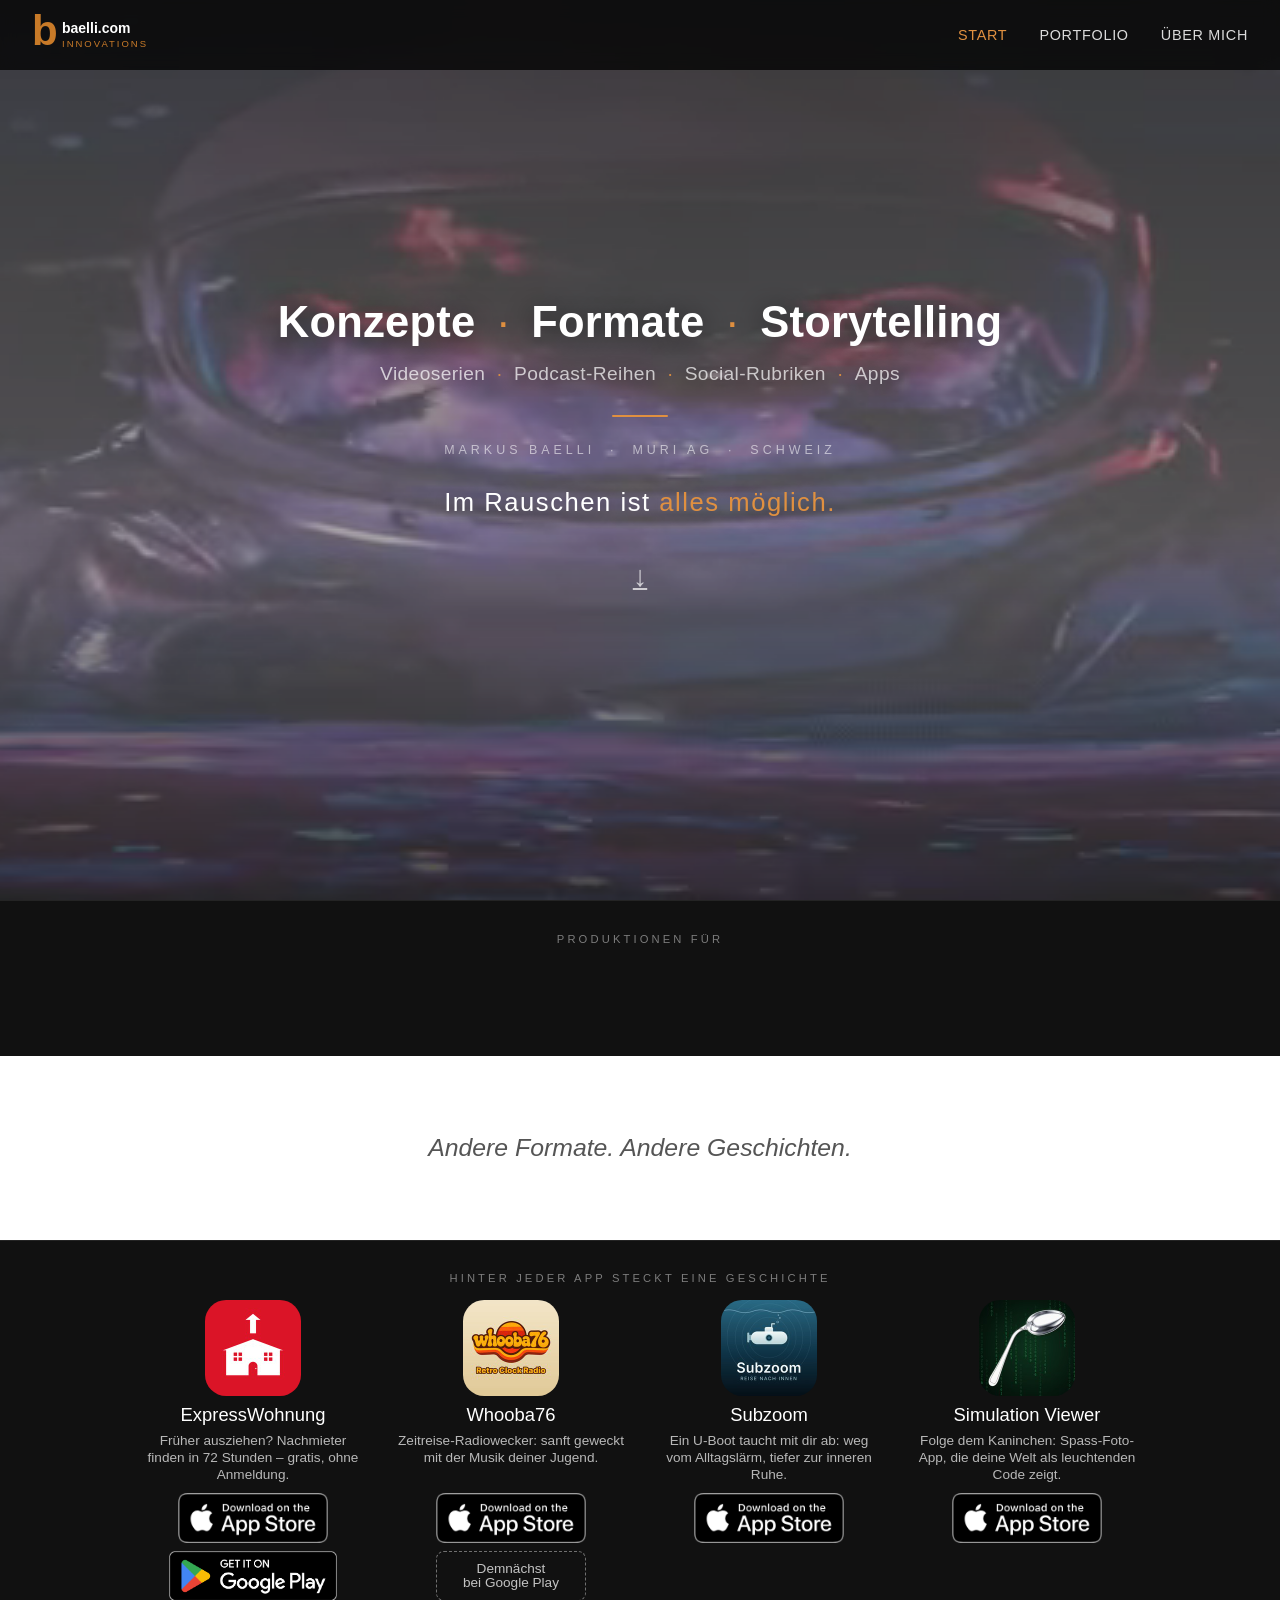
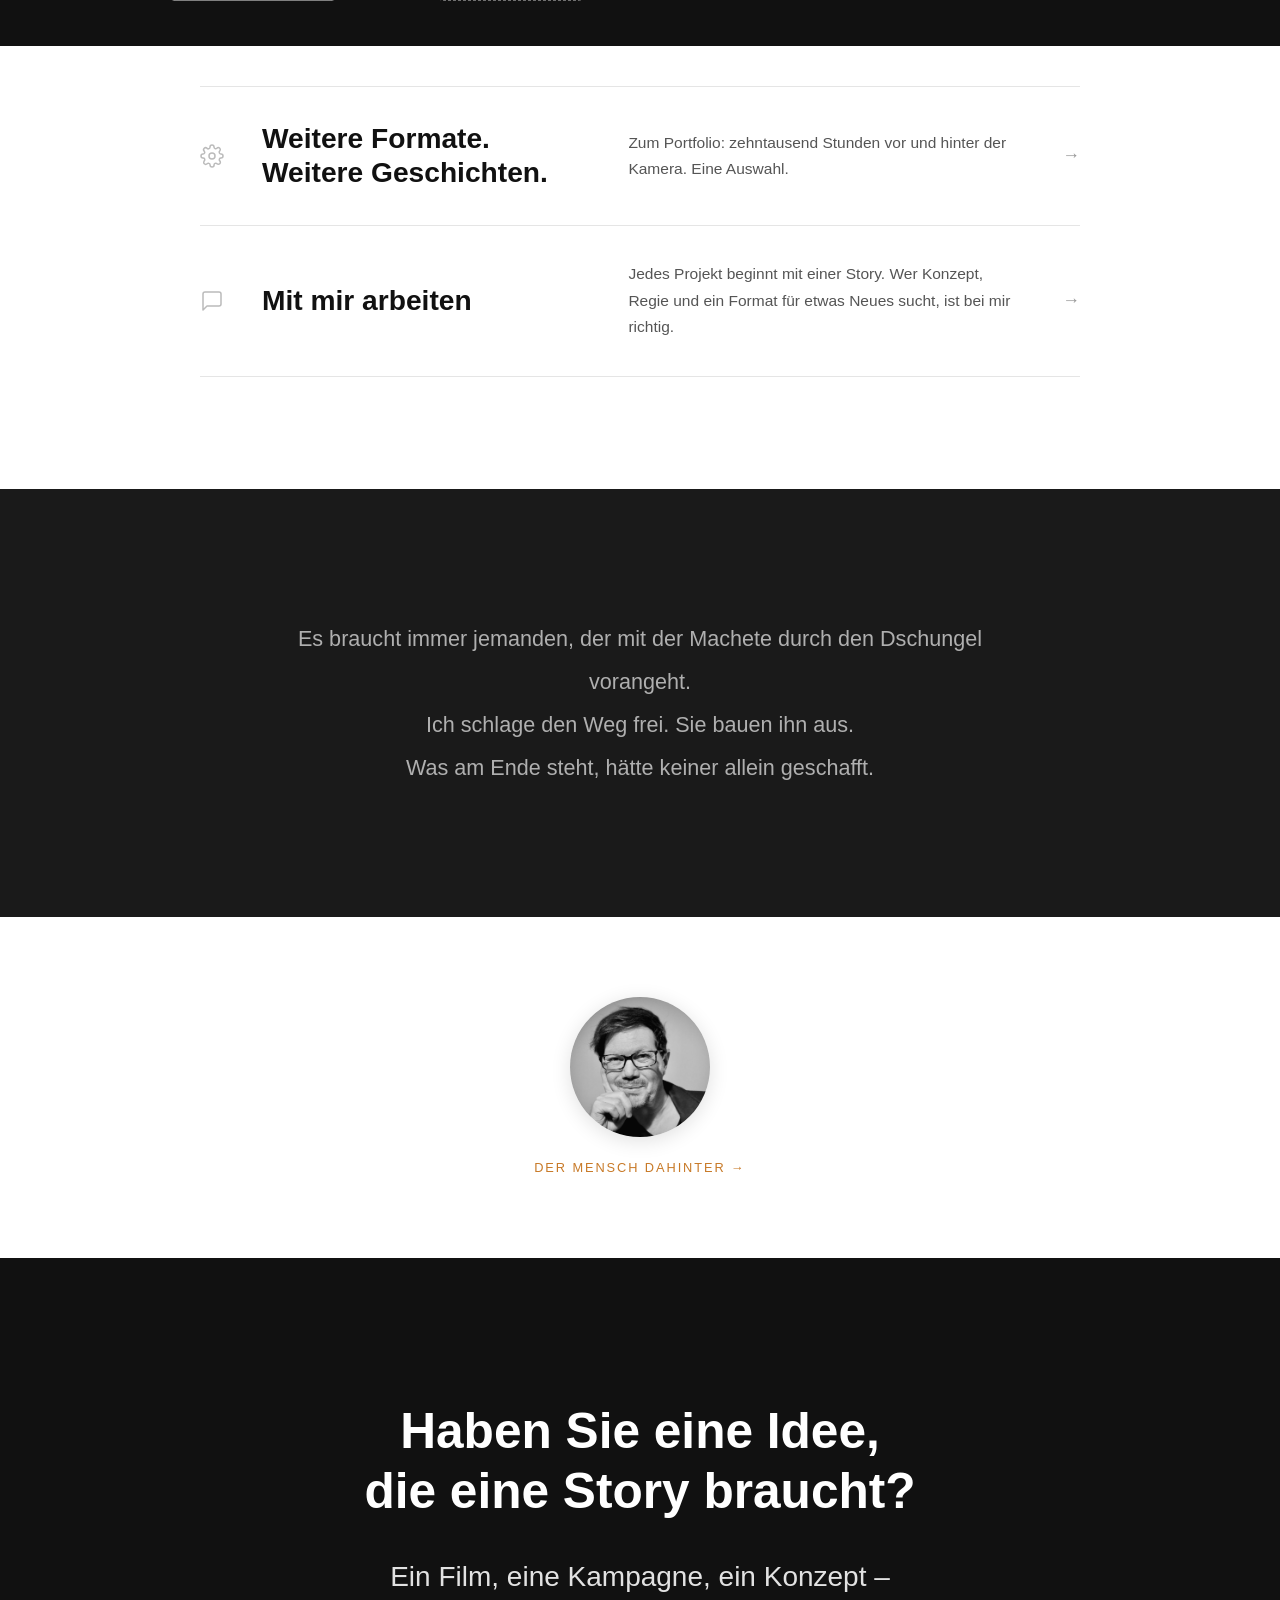
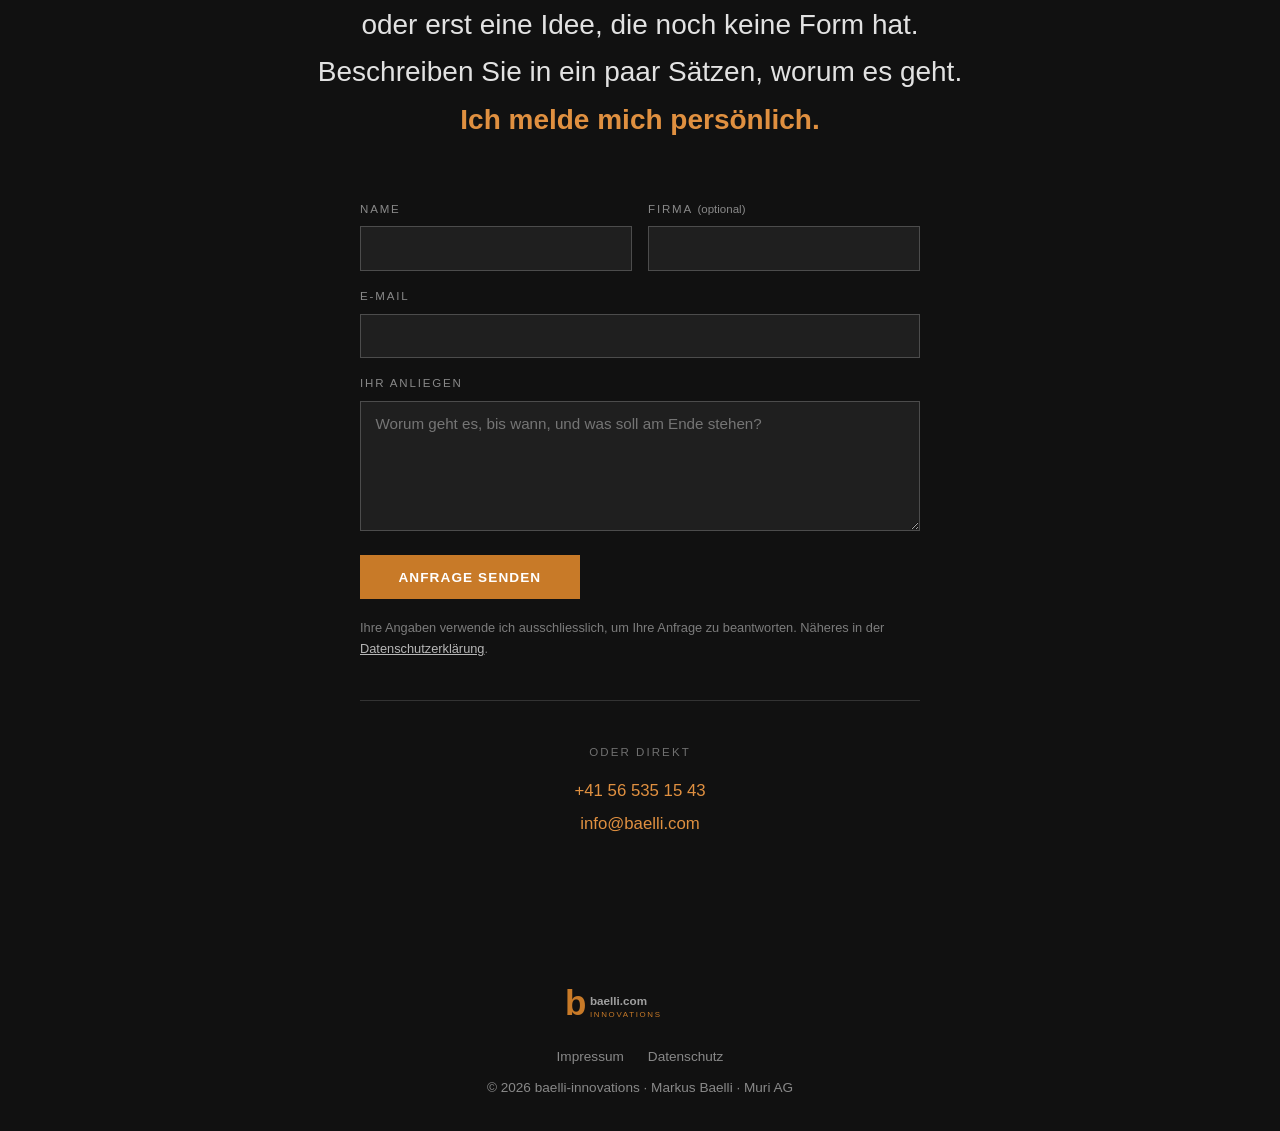
<file: index.html>
<!DOCTYPE html>
<html lang="de">
<head>

  <meta charset="UTF-8">
  <meta name="viewport" content="width=device-width, initial-scale=1.0">
  <title>Konzepte, Formate, Storytelling | Markus Baelli, Muri AG</title>
  <meta name="description" content="Konzepte, Formate, Storytelling: Markus Baelli entwickelt und produziert, was noch keinen Namen hat. Produktionen für bekannte Schweizer Firmen und Fernsehen.">
  <link rel="stylesheet" href="style.css">
  <style>
    /* ===== HERO QUOTE ===== */
    .hero-quote {
      font-size: clamp(2rem, 5vw, 4rem);
      font-weight: 200;
      line-height: 1.2;
      letter-spacing: -0.02em;
      color: var(--white);
      max-width: 860px;
      margin: 0 auto 1.5rem;
    }
    .hero-quote em {
      font-style: normal;
      color: var(--orange-light);
    }
    .hero-content h1.hero-quote {
      font-size: clamp(1.15rem, 2.4vw, 1.6rem);
      font-weight: 200;
      line-height: 1.3;
      letter-spacing: 0.06em;
      opacity: 1;
      max-width: 700px;
      margin: 0 auto;
      text-shadow: 0 2px 24px rgba(0,0,0,0.55);
      text-wrap: balance;
    }
    .hero-content p.hero-fokus {
      display: flex;
      flex-wrap: wrap;
      justify-content: center;
      align-items: baseline;
      gap: 0.2em 0.5em;
      font-size: clamp(1rem, 3.4vw, 2.8rem);
      font-weight: 800;
      letter-spacing: 0.005em;
      line-height: 1.1;
      opacity: 1;
      max-width: 1100px;
      margin: 0 auto;
      text-shadow: 0 3px 30px rgba(0,0,0,0.6);
    }
    .hero-fokus span + span::before {
      content: "·";
      color: var(--orange-light);
      font-weight: 400;
      margin-right: 0.5em;
    }
    .hero-content p.hero-fokus { flex-wrap: nowrap; white-space: nowrap; }
    .hero-content p.hero-beispiele {
      display: flex;
      flex-wrap: wrap;
      justify-content: center;
      align-items: baseline;
      gap: 0.15em 0.6em;
      font-size: clamp(0.8rem, 1.5vw, 1.2rem);
      font-weight: 400;
      letter-spacing: 0.02em;
      line-height: 1.3;
      color: rgba(255,255,255,0.78);
      margin: 0.9rem auto 0;
      text-shadow: 0 2px 18px rgba(0,0,0,0.6);
    }
    .hero-beispiele span { white-space: nowrap; }
    .hero-beispiele span + span::before {
      content: "·";
      color: var(--orange-light);
      margin-right: 0.6em;
    }
    .hero-trenner {
      width: 56px;
      height: 2px;
      background: var(--orange-light);
      margin: 1.8rem auto 1.4rem;
      border-radius: 2px;
    }
    .hero-content p.hero-byline {
      font-size: 0.78rem;
      letter-spacing: 0.32em;
      text-transform: uppercase;
      color: rgba(255,255,255,0.62);
      margin: 0 auto 1.6rem;
    }
    @media (max-width: 560px) {
      .hero-content { padding-left: 1rem; padding-right: 1rem; }
      .hero-content p.hero-fokus { font-size: 4.9vw; gap: 0 0.35em; }
      .hero-fokus span + span::before { margin-right: 0.35em; }
      .hero-content p.hero-beispiele { font-size: 2.75vw; gap: 0.1em 0.3em; letter-spacing: 0; }
      .hero-beispiele span + span::before { margin-right: 0.3em; }
      .hero-content p.hero-byline { letter-spacing: 0.08em; font-size: 0.68rem; white-space: nowrap; }
    }

    /* ===== REFERENZBAND ===== */
    .referenzband {
      background: var(--black);
      color: var(--white);
      text-align: center;
      padding: 1.8rem 1.5rem 1.6rem;
      border-top: 1px solid rgba(255,255,255,0.08);
      overflow: hidden;
    }
    .referenzband-label {
      font-size: 0.7rem;
      letter-spacing: 0.28em;
      text-transform: uppercase;
      color: rgba(255,255,255,0.45);
      margin-bottom: 0.7rem;
    }
    .referenzband-liste {
      display: flex;
      flex-wrap: wrap;
      justify-content: center;
      gap: 0.3rem 0;
      font-size: clamp(0.95rem, 1.7vw, 1.2rem);
      font-weight: 300;
      letter-spacing: 0.02em;
    }
    .referenzband-liste a {
      color: rgba(255,255,255,0.88);
      text-decoration: none;
      transition: color 0.2s;
    }
    .referenzband-liste a:hover, .referenzband-liste a:focus-visible { color: var(--orange-light); }
    .referenzband-liste a + a::before {
      content: "·";
      color: var(--orange-light);
      margin: 0 0.7em;
      display: inline-block;
    }

    @media (max-width: 560px) {
      .referenzband-liste { gap: 0.4rem 1.2rem; }
      .referenzband-liste a + a::before { content: none; }
    }

    /* Namen nacheinander ein- und ausblenden (nur ohne "weniger Bewegung") */
    @keyframes ref-zyklus {
      0%     { opacity: 0;    transform: scale(0.6);  pointer-events: none; }
      1.8%   { opacity: 0.12; transform: scale(0.67); pointer-events: auto; }
      5.45%  { opacity: 0.9;  transform: scale(1.05); pointer-events: auto; }
      9.09%  { opacity: 0.12; transform: scale(1.43); pointer-events: auto; }
      10.9%  { opacity: 0;    transform: scale(1.5);  pointer-events: none; }
      100%   { opacity: 0;    transform: scale(1.5);  pointer-events: none; }
    }
    @media (prefers-reduced-motion: no-preference) {
      .referenzband { padding: 1.8rem 1.5rem 1.4rem; }
      .referenzband-liste.buehne {
        position: relative;
        display: block;
        height: clamp(3rem, 7vw, 4.6rem);
        font-size: clamp(1.9rem, 5.2vw, 3.3rem);
        font-weight: 300;
        letter-spacing: 0.03em;
      }
      .referenzband-liste.buehne a {
        position: absolute;
        inset: 0;
        display: flex;
        align-items: center;
        justify-content: center;
        opacity: 0;
        pointer-events: none;
        color: var(--white);
        text-shadow: 0 0 30px rgba(224,144,64,0.25);
        animation: ref-zyklus 27.5s linear infinite both;
      }
      .referenzband-liste.buehne a + a::before { content: none; }
      .referenzband-liste.buehne a:nth-child(1)  { animation-delay: 0s; }
      .referenzband-liste.buehne a:nth-child(2)  { animation-delay: 2.5s; }
      .referenzband-liste.buehne a:nth-child(3)  { animation-delay: 5s; }
      .referenzband-liste.buehne a:nth-child(4)  { animation-delay: 7.5s; }
      .referenzband-liste.buehne a:nth-child(5)  { animation-delay: 10s; }
      .referenzband-liste.buehne a:nth-child(6)  { animation-delay: 12.5s; }
      .referenzband-liste.buehne a:nth-child(7)  { animation-delay: 15s; }
      .referenzband-liste.buehne a:nth-child(8)  { animation-delay: 17.5s; }
      .referenzband-liste.buehne a:nth-child(9)  { animation-delay: 20s; }
      .referenzband-liste.buehne a:nth-child(10) { animation-delay: 22.5s; }
      .referenzband-liste.buehne a:nth-child(11) { animation-delay: 25s; }
      .referenzband:hover .referenzband-liste.buehne a { animation-play-state: paused; }
    }

    /* ===== MANIFESTO CLAIM (Positionierung) ===== */
    .manifesto-claim {
      max-width: 820px;
      margin: 0 auto 4rem;
      font-size: clamp(1.6rem, 3.2vw, 2.6rem);
      font-weight: 200;
      line-height: 1.32;
      letter-spacing: -0.01em;
      color: var(--white);
      text-align: center;
    }

    /* ===== MANIFESTO OPENER ===== */
    .manifesto-opener {
      max-width: 720px;
      margin: 0 auto 3.5rem;
      font-size: clamp(1.05rem, 1.8vw, 1.35rem);
      font-weight: 300;
      line-height: 1.65;
      color: rgba(255,255,255,0.78);
      text-align: center;
    }

    /* ===== MANIFESTO ===== */
    .manifesto {
      background: var(--dark);
      color: var(--white);
      padding: 8rem 2rem;
      text-align: center;
    }
    .manifesto-fokus {
      max-width: 860px;
      margin: 3.5rem auto 0;
      font-size: clamp(1.5rem, 3.6vw, 2.5rem);
      font-weight: 700;
      line-height: 1.25;
      letter-spacing: 0.01em;
      color: var(--white);
      text-align: center;
    }
    /* ===== EIGENPRODUKTIONEN (Band wie Referenzband, mit Slogan) ===== */
    @keyframes eigen-zyklus {
      0%     { opacity: 0;    transform: scale(0.8);  pointer-events: none; }
      5.5%   { opacity: 0.9;  transform: scale(0.9);  pointer-events: auto; }
      27.5%  { opacity: 0.9;  transform: scale(1.05); pointer-events: auto; }
      33.3%  { opacity: 0;    transform: scale(1.12); pointer-events: none; }
      100%   { opacity: 0;    transform: scale(1.12); pointer-events: none; }
    }
    .eigenband .referenzband-liste { flex-direction: column; align-items: center; gap: 1.1rem; }
    .eigenband .referenzband-liste a { display: flex; flex-direction: column; align-items: center; gap: 0.3rem; text-align: center; padding: 0 1rem; }
    .eigenband .referenzband-liste a + a::before { content: none; }
    .eigenband .eigen-slogan { font-size: 0.85rem; font-weight: 300; letter-spacing: 0.02em; color: rgba(255,255,255,0.7); }
    @media (prefers-reduced-motion: no-preference) {
      .eigenband { padding: 1.8rem 1.5rem 1.4rem; }
      .eigenband .referenzband-liste.buehne {
        display: block;
        height: clamp(5.4rem, 12vw, 7.4rem);
        font-size: clamp(1.9rem, 5.2vw, 3.3rem);
      }
      .eigenband .referenzband-liste.buehne a {
        justify-content: center;
        gap: 0.2rem;
        animation: eigen-zyklus 18s linear infinite both;
      }
      .eigenband .eigen-slogan { font-size: clamp(0.8rem, 1.5vw, 1.05rem); }
      .eigenband .referenzband-liste.buehne a:nth-child(1) { animation-delay: 0s; }
      .eigenband .referenzband-liste.buehne a:nth-child(2) { animation-delay: 6s; }
      .eigenband .referenzband-liste.buehne a:nth-child(3) { animation-delay: 12s; }
    }

    .manifesto-text {
      max-width: 720px;
      margin: 0 auto;
      font-size: clamp(1.05rem, 1.8vw, 1.35rem);
      font-weight: 300;
      line-height: 2;
      color: rgba(255,255,255,0.65);
    }
    .manifesto-text p { margin-bottom: 1.4rem; }
    .manifesto-text p:last-child { margin-bottom: 0; }
    .manifesto-text strong {
      color: var(--white);
      font-weight: 600;
    }
    .manifesto-domains {
      margin-top: 3rem;
      font-size: clamp(0.9rem, 1.4vw, 1.1rem);
      letter-spacing: 0.01em;
      text-transform: none;
      color: rgba(255,255,255,0.38);
      font-weight: 300;
      line-height: 2;
      font-style: italic;
    }

    /* ===== PROOF (Was das konkret heisst) ===== */
    .proof {
      background: var(--white);
      padding: 7rem 2rem;
    }
    .proof-inner {
      max-width: 880px;
      margin: 0 auto;
    }
    .proof-lead {
      font-size: clamp(1.15rem, 2.1vw, 1.5rem);
      font-weight: 300;
      line-height: 1.6;
      color: var(--black);
      max-width: 720px;
      margin-bottom: 3.5rem;
    }
    .proof-item {
      display: grid;
      grid-template-columns: 220px 1fr;
      gap: 2rem;
      padding: 2rem 0;
      border-top: 1px solid #e5e5e5;
    }
    .proof-item:last-of-type { border-bottom: 1px solid #e5e5e5; }
    .proof-name {
      font-size: 1.05rem;
      font-weight: 700;
      color: var(--black);
      line-height: 1.4;
    }
    .proof-name a {
      color: var(--black);
      text-decoration: none;
      border-bottom: 1px solid var(--orange);
    }
    .proof-name a:hover { color: var(--orange); }
    .proof-name small {
      display: block;
      font-size: 0.72rem;
      font-weight: 400;
      letter-spacing: 0.16em;
      text-transform: uppercase;
      color: var(--orange);
      margin-top: 0.35rem;
    }
    .proof-desc {
      font-size: 0.97rem;
      color: var(--gray);
      line-height: 1.75;
    }
    .proof-zentrale {
      margin-top: 2.5rem;
      font-size: 1rem;
      line-height: 1.8;
      color: #555;
      max-width: 720px;
    }
    .proof-closer {
      margin-top: 3.5rem;
      max-width: 720px;
      font-size: clamp(1.05rem, 1.9vw, 1.35rem);
      font-weight: 300;
      line-height: 1.75;
      color: var(--black);
    }
    .proof-closer strong { font-weight: 700; }

    /* ===== ANGEBOT ===== */
    .angebot {
      background: #f7f7f7;
      padding: 7rem 2rem;
    }
    .angebot-inner {
      max-width: 1040px;
      margin: 0 auto;
    }
    .angebot-title {
      font-size: clamp(1.6rem, 3.2vw, 2.4rem);
      font-weight: 200;
      line-height: 1.35;
      color: var(--black);
      max-width: 720px;
      margin-bottom: 1.2rem;
    }
    .angebot-sub {
      font-size: 1rem;
      color: var(--gray);
      max-width: 640px;
      line-height: 1.8;
      margin-bottom: 3.5rem;
    }
    .angebot-grid {
      display: grid;
      grid-template-columns: repeat(auto-fit, minmax(270px, 1fr));
      gap: 1.5rem;
    }
    .angebot-card {
      background: var(--white);
      border-top: 4px solid var(--orange);
      padding: 2.2rem 1.8rem;
      display: flex;
      flex-direction: column;
    }
    .angebot-step {
      font-size: 0.7rem;
      letter-spacing: 0.2em;
      text-transform: uppercase;
      color: var(--orange);
      margin-bottom: 0.9rem;
    }
    .angebot-card h3 {
      font-size: 1.28rem;
      font-weight: 700;
      color: var(--black);
      margin-bottom: 1rem;
      line-height: 1.3;
    }
    .angebot-card p {
      font-size: 0.94rem;
      color: var(--gray);
      line-height: 1.75;
      margin-bottom: 1rem;
    }
    .angebot-meta {
      margin-top: auto;
      padding-top: 1.4rem;
      font-size: 0.85rem;
      font-weight: 600;
      color: var(--black);
      letter-spacing: 0.02em;
    }
    .angebot-einstieg {
      margin: -1.5rem 0 3rem;
      max-width: 720px;
      background: var(--white);
      border-left: 3px solid var(--orange);
      padding: 1.3rem 1.5rem;
    }
    .angebot-einstieg p {
      font-size: 1rem;
      line-height: 1.75;
      color: var(--black);
      margin-bottom: 0.7rem;
    }
    .angebot-einstieg strong { font-weight: 700; }
    .angebot-einstieg-link {
      font-size: 0.9rem;
      font-weight: 600;
      color: var(--orange);
      text-decoration: none;
    }
    .angebot-einstieg-link:hover { text-decoration: underline; }
    .angebot-note {
      margin-top: 3rem;
      max-width: 720px;
      font-size: 1.02rem;
      line-height: 1.8;
      color: var(--black);
      border-left: 3px solid var(--orange);
      padding-left: 1.4rem;
    }

    /* ===== ANTENNA BRIDGE ===== */
    .antenna-bridge {
      max-width: 620px;
      margin: 0 auto 3.5rem;
      font-size: clamp(1rem, 1.6vw, 1.2rem);
      font-weight: 300;
      line-height: 1.8;
      color: var(--gray);
      text-align: center;
    }

    /* Heller Zwischensatz zwischen den dunklen Bändern */
    .satz-weiss { background: var(--white); padding: 4.5rem 2rem; }
    .satz-weiss p { max-width: 640px; margin: 0 auto; text-align: center; font-size: clamp(1.15rem, 2.2vw, 1.55rem); font-weight: 300; font-style: italic; line-height: 1.6; color: var(--gray); }
    /* ===== WORLDS ===== */
    .worlds {
      background: var(--white);
      padding: 2.5rem 2rem 7rem;
    }
    .worlds-inner {
      max-width: 880px;
      margin: 0 auto;
    }
    .section-eyebrow {
      font-size: 0.72rem;
      letter-spacing: 0.22em;
      text-transform: uppercase;
      color: var(--orange);
      margin-bottom: 3.5rem;
    }
    .world-item {
      display: grid;
      grid-template-columns: 30px minmax(260px, 38%) 1fr 30px;
      align-items: center;
      gap: 2rem;
      padding: 2.2rem 0;
      border-top: 1px solid #e5e5e5;
      text-decoration: none;
      color: inherit;
      transition: all 0.2s;
    }
    .world-item:last-child { border-bottom: 1px solid #e5e5e5; }
    .world-item:hover .world-title { color: var(--orange); }
    .world-item:hover .world-arrow { transform: translateX(6px); color: var(--orange); }
    .world-item:hover .world-icon { color: var(--orange); }
    .world-icon {
      color: #bbb;
      transition: color 0.2s;
      display: flex;
      align-items: center;
      flex-shrink: 0;
    }
    .world-title {
      font-size: clamp(1.3rem, 2.2vw, 1.9rem);
      font-weight: 700;
      color: var(--black);
      transition: color 0.2s;
      line-height: 1.2;
    }
    .world-desc {
      font-size: 0.97rem;
      color: var(--gray);
      line-height: 1.7;
    }
    .world-arrow {
      font-size: 1.1rem;
      color: #999;
      transition: all 0.2s;
      justify-self: end;
    }

    /* ===== INVITATION ===== */
    .invitation {
      background: var(--black);
      color: var(--white);
      padding: 9rem 2rem 7rem;
      text-align: center;
    }
    .invitation-headline {
      max-width: 820px;
      margin: 0 auto 2rem;
      font-size: clamp(1.8rem, 4.2vw, 3.1rem);
      font-weight: 700;
      line-height: 1.2;
      color: var(--white);
    }
    .invitation-closer {
      max-width: 640px;
      margin: 0 auto 3.5rem;
      font-size: clamp(1.05rem, 1.9vw, 1.4rem);
      font-weight: 300;
      line-height: 1.6;
      color: rgba(255,255,255,0.55);
      font-style: italic;
    }
    .invitation-text {
      max-width: 680px;
      margin: 0 auto 3.5rem;
      font-size: clamp(1.2rem, 2.2vw, 1.75rem);
      font-weight: 300;
      line-height: 1.7;
      color: rgba(255,255,255,0.88);
    }
    .invitation-text strong {
      color: var(--orange-light);
      font-weight: 600;
    }

    /* ===== KONTAKTFORMULAR ===== */
    .kontakt-form {
      max-width: 560px;
      margin: 0 auto 2.5rem;
      text-align: left;
    }
    .kontakt-row {
      display: grid;
      grid-template-columns: 1fr 1fr;
      gap: 1rem;
      margin-bottom: 1rem;
    }
    .kontakt-form label {
      display: block;
      font-size: 0.72rem;
      letter-spacing: 0.16em;
      text-transform: uppercase;
      color: rgba(255,255,255,0.5);
      margin-bottom: 0.45rem;
    }
    .kontakt-form label em { font-style: normal; text-transform: none; letter-spacing: 0; }
    .kontakt-form input,
    .kontakt-form textarea {
      width: 100%;
      background: rgba(255,255,255,0.06);
      border: 1px solid rgba(255,255,255,0.2);
      color: var(--white);
      font-family: inherit;
      font-size: 0.95rem;
      padding: 0.8rem 0.9rem;
      transition: border-color 0.2s, background 0.2s;
    }
    .kontakt-form input:focus,
    .kontakt-form textarea:focus {
      outline: none;
      border-color: var(--orange);
      background: rgba(255,255,255,0.1);
    }
    .kontakt-form textarea { resize: vertical; min-height: 130px; }
    .kontakt-field { margin-bottom: 1rem; }
    .kontakt-submit {
      background: var(--orange);
      color: var(--white);
      border: none;
      font-family: inherit;
      font-size: 0.85rem;
      font-weight: 600;
      letter-spacing: 0.08em;
      text-transform: uppercase;
      padding: 0.9rem 2.4rem;
      cursor: pointer;
      transition: background 0.2s, transform 0.1s;
    }
    .kontakt-submit:hover { background: var(--orange-light); transform: translateY(-1px); }
    .kontakt-hinweis {
      font-size: 0.8rem;
      color: rgba(255,255,255,0.45);
      line-height: 1.7;
      margin-top: 1.1rem;
    }
    .kontakt-hinweis a { color: rgba(255,255,255,0.7); }
    .kontakt-status {
      display: none;
      margin-top: 1rem;
      font-size: 0.9rem;
      color: var(--orange-light);
      line-height: 1.6;
    }
    .kontakt-hp { position: absolute; left: -9999px; opacity: 0; }
    .kontakt-direkt {
      max-width: 560px;
      margin: 0 auto;
      padding-top: 2.5rem;
      border-top: 1px solid rgba(255,255,255,0.14);
      font-size: 1.05rem;
      line-height: 2;
      color: rgba(255,255,255,0.75);
      text-align: center;
    }
    .kontakt-direkt a { color: var(--orange-light); text-decoration: none; }
    .kontakt-direkt a:hover { text-decoration: underline; }
    .kontakt-direkt span {
      display: block;
      font-size: 0.72rem;
      letter-spacing: 0.18em;
      text-transform: uppercase;
      color: rgba(255,255,255,0.4);
      margin-bottom: 0.6rem;
    }

    /* ===== PHOTO LINK ===== */
    .photo-link-section {
      background: var(--white);
      padding: 5rem 2rem;
      text-align: center;
    }
    .photo-link {
      display: inline-flex;
      flex-direction: column;
      align-items: center;
      gap: 1.2rem;
      text-decoration: none;
    }
    .photo-link img {
      width: 140px;
      height: 140px;
      border-radius: 50%;
      object-fit: cover;
      object-position: top center;
      filter: grayscale(20%);
      transition: transform 0.3s ease, box-shadow 0.3s ease;
      box-shadow: 0 4px 20px rgba(0,0,0,0.12);
    }
    .photo-link:hover img {
      transform: scale(1.04);
      box-shadow: 0 8px 32px rgba(0,0,0,0.18);
    }
    .photo-link span {
      font-size: 0.8rem;
      letter-spacing: 0.15em;
      text-transform: uppercase;
      color: var(--orange);
      transition: color 0.2s;
    }
    .photo-link:hover span { color: var(--orange-light); }

    /* ===== FADE IN ===== */
    .fade-in {
      opacity: 0;
      transform: translateY(24px);
      transition: opacity 0.8s ease, transform 0.8s ease;
    }
    .fade-in.visible {
      opacity: 1;
      transform: translateY(0);
    }
    .fade-in:nth-child(2) { transition-delay: 0.1s; }
    .fade-in:nth-child(3) { transition-delay: 0.2s; }

    /* ===== RESPONSIVE ===== */
    @media (max-width: 768px) {
      .world-item {
        grid-template-columns: 30px 1fr 24px;
        gap: 1rem;
      }
      .world-desc { grid-column: 2; }
      .world-arrow { display: block; font-size: 1.4rem; color: var(--orange); }
      .proof-item { grid-template-columns: 1fr; gap: 0.7rem; }
      .kontakt-row { grid-template-columns: 1fr; }
    }
  
    /* VORSCHAU Apps: immer vier in einer Reihe, auch am Handy */
    .apps{display:grid;grid-template-columns:repeat(4,minmax(0,1fr));grid-template-rows:auto auto auto auto;column-gap:clamp(.4rem,2.5vw,3rem);row-gap:clamp(.25rem,.8vw,.5rem);align-items:start;margin:.6rem auto 1.4rem;max-width:1000px}
    .app{display:grid;grid-row:span 4;grid-template-rows:subgrid;justify-items:center;align-items:start;min-width:0;text-align:center}
    .app>.app-icon{grid-row:1}.app>.app-name{grid-row:2}.app>.app-sub{grid-row:3}.app>.badges{grid-row:4}
    .app-icon{display:block;width:min(96px,100%);aspect-ratio:1/1;border-radius:22%;overflow:hidden;background:#222;text-decoration:none}
    .app-icon img{display:block;width:100%;height:100%}
    .app-name{font-size:clamp(.62rem,2.5vw,1.15rem);font-weight:400;color:var(--white);line-height:1.15;hyphens:manual}
    .app-sub{font-size:clamp(.5rem,1.7vw,.85rem);font-weight:300;color:rgba(255,255,255,.7);line-height:1.25}
    .badge-img{display:block;width:100%;max-width:150px;aspect-ratio:3/1;box-sizing:border-box}
    .badge-img img{display:block;width:100%;height:100%}
    .badge-img.google{aspect-ratio:811/241;width:calc(100% * 1.1217);max-width:calc(150px * 1.1217);background:none;padding:0;border-radius:0}
    .badge-img.google img{display:block;width:100%;height:100%}
    @media (max-width:480px){.eigenband .referenzband-label{letter-spacing:.14em;font-size:.62rem}}
    @media (max-width:360px){.eigenband .referenzband-label{letter-spacing:.08em;font-size:.58rem}}
    /* Handy: zwei Apps pro Zeile, Geschichten lesbar, Badges mindestens 40 px hoch */
    @media (max-width:600px){
      .apps{grid-template-columns:repeat(2,minmax(0,1fr));grid-template-rows:repeat(8,auto);column-gap:1rem;row-gap:.4rem;max-width:420px;padding:0 .2rem}
      .app:nth-child(n+3)>.app-icon{margin-top:1.6rem}
      .app-icon{width:min(88px,100%)}
      .app-name{font-size:1.05rem}
      .app-sub{font-size:.82rem;line-height:1.35}
      .badge-img{max-width:150px}
      .badges .badge.demnaechst{font-size:.78rem;max-width:150px;line-height:1.2}
    }
    .badges{display:flex;flex-direction:column;align-items:center;gap:clamp(.25rem,.8vw,.5rem);width:100%;margin-top:.1rem}
    .badge{display:flex;flex-direction:column;justify-content:center;width:100%;max-width:150px;aspect-ratio:3.4/1;border:1px solid #a6a6a6;border-radius:clamp(4px,1vw,8px);background:#000;color:#fff;text-decoration:none;text-align:left;padding:0 6%;font-size:clamp(.5rem,2.3vw,1rem);line-height:1.05;box-sizing:border-box}
    .badge small{font-size:.58em;opacity:.85}
    .badge.demnaechst{border-style:dashed;border-color:rgba(255,255,255,.4);background:transparent;color:rgba(255,255,255,.75);font-size:clamp(.42rem,1.9vw,.85rem);text-align:center;align-items:center;aspect-ratio:3/1;padding:0 .2em;box-sizing:border-box;max-width:150px}
    </style>
  <meta name="google-site-verification" content="P6n1_zVhU4MIwN9poVW1xoypxf4h9SmWYmA_CE-PF7g">
  <meta name="robots" content="index, follow">
  <link rel="canonical" href="https://baelli.com/">
  <meta property="og:type" content="website">
  <meta property="og:title" content="Konzepte, Formate, Storytelling | Markus Baelli, Muri AG">
  <meta property="og:description" content="Konzepte, Formate, Storytelling: Markus Baelli entwickelt und produziert, was noch keinen Namen hat. Produktionen für bekannte Schweizer Firmen und Fernsehen.">
  <meta property="og:url" content="https://baelli.com/">
  <meta property="og:image" content="https://baelli.com/images/markus-baelli-portrait.jpg">
  <meta property="og:locale" content="de_CH">
  <meta property="og:site_name" content="baelli.com Innovations">
  <meta name="twitter:card" content="summary_large_image">
  <meta name="twitter:title" content="Konzepte, Formate, Storytelling | Markus Baelli, Muri AG">
  <meta name="twitter:description" content="Konzepte, Formate, Storytelling: Markus Baelli entwickelt und produziert, was noch keinen Namen hat. Produktionen für bekannte Schweizer Firmen und Fernsehen.">
  <meta name="twitter:image" content="https://baelli.com/images/markus-baelli-portrait.jpg">
  <script type="application/ld+json">
  {
    "@context": "https://schema.org",
    "@graph": [
      {
        "@type": "Person",
        "@id": "https://baelli.com/#person",
        "name": "Markus Baelli",
        "jobTitle": ["Storyteller", "Konzepter", "Medienproduzent"],
        "url": "https://baelli.com/",
        "image": "https://baelli.com/images/markus-baelli-portrait.jpg",
        "address": {
          "@type": "PostalAddress",
          "addressLocality": "Muri",
          "addressRegion": "AG",
          "addressCountry": "CH"
        },
        "email": "info@baelli.com",
        "telephone": "+41565351543",
        "knowsAbout": ["Storytelling", "Konzeptentwicklung", "Medienproduktion", "Videoproduktion"]
      },
      {
        "@type": "ProfessionalService",
        "@id": "https://baelli.com/#service",
        "name": "baelli.com Innovations",
        "description": "Konzepte, Formate und Storytelling: entwickeln und umsetzen, von Film und Kampagne bis zur Produktion.",
        "url": "https://baelli.com/",
        "founder": { "@id": "https://baelli.com/#person" },
        "email": "info@baelli.com",
        "telephone": "+41565351543",
        "address": {
          "@type": "PostalAddress",
          "addressLocality": "Muri",
          "addressRegion": "AG",
          "addressCountry": "CH"
        },
        "areaServed": { "@type": "Country", "name": "Schweiz" }
      },
      {
        "@type": "WebSite",
        "@id": "https://baelli.com/#website",
        "url": "https://baelli.com/",
        "name": "baelli.com Innovations",
        "description": "Storytelling, Konzepte und Medienproduktion von Markus Baelli",
        "inLanguage": "de-CH"
      }
    ]
  }
  </script>
</head>
<body>

  <!-- NAVIGATION -->
  <nav id="navbar">
    <a href="index.html" class="nav-logo" aria-label="baelli.com Innovations">
      <svg width="180" height="44" viewBox="0 0 180 44" xmlns="http://www.w3.org/2000/svg">
        <text x="0" y="36" font-family="'Helvetica Neue', Arial, sans-serif" font-weight="900" font-size="42" fill="#C87A28">b</text>
        <text x="30" y="24" font-family="'Helvetica Neue', Arial, sans-serif" font-weight="700" font-size="14" fill="#ffffff">baelli.com</text>
        <text x="30" y="38" font-family="'Helvetica Neue', Arial, sans-serif" font-weight="400" font-size="9.5" letter-spacing="2" fill="#C87A28">INNOVATIONS</text>
      </svg>
    </a>
    <div class="nav-toggle" id="navToggle" onclick="toggleNav()">
      <span></span><span></span><span></span>
    </div>
    <ul class="nav-links" id="navLinks">
      <li><a href="index.html" class="active">Start</a></li>
      <li><a href="portfolio.html">Portfolio</a></li>
      <li><a href="ueber-mich.html">Über mich</a></li>
    </ul>
  </nav>

  <!-- HERO -->
  <section class="hero">
    <video class="hero-bg" autoplay muted loop playsinline preload="metadata"
           poster="images/background-poster.jpg" aria-hidden="true">
      <source src="images/background.webm" type="video/webm">
      <source src="images/background.mp4" type="video/mp4">
    </video>
    <div class="hero-overlay"></div>
    <div class="hero-content">
      <p class="hero-fokus"><span>Konzepte</span><span>Formate</span><span>Storytelling</span></p>
      <p class="hero-beispiele"><span>Videoserien</span><span>Podcast-Reihen</span><span>Social-Rubriken</span><span>Apps</span></p>
      <div class="hero-trenner" aria-hidden="true"></div>
      <p class="hero-byline">Markus Baelli &nbsp;·&nbsp; Muri AG &nbsp;·&nbsp; Schweiz</p>
      <h1 class="hero-quote">Im Rauschen ist <em>alles möglich.</em></h1>
      <a href="#referenzen" class="hero-scroll">↓</a>
    </div>
  </section>

  <!-- REFERENZBAND -->
  <section class="referenzband" id="referenzen" aria-label="Referenzen">
    <p class="referenzband-label">Produktionen für</p>
    <p class="referenzband-liste buehne">
      <a href="portfolio.html#p-mercedes">Mercedes-Benz</a><a href="portfolio.html#p-emmi">Emmi</a><a href="portfolio.html#p-landis">Landis+Gyr</a><a href="portfolio.html#p-six">SIX Group</a><a href="portfolio.html#p-post">Post Logistics</a><a href="portfolio.html#p-messebau">Schweizer Messebau</a><a href="portfolio.html#p-srf">SRF</a><a href="portfolio.html#p-alpiq">Alpiq</a><a href="portfolio.html#p-antaswiss">Antaswiss</a><a href="portfolio.html#p-artoz">Artoz</a><a href="portfolio.html">und weitere</a>
    </p>
  </section>

  <!-- ZWISCHENSATZ -->
  <section class="satz-weiss">
    <p class="fade-in">Andere Formate. Andere Geschichten.</p>
  </section>

  <!-- EIGENPRODUKTIONEN (VORSCHAU: Apps statisch + Band mit zwei Einträgen) -->
  <section class="referenzband eigenband" aria-label="Hinter jeder App steckt eine Geschichte">
    <p class="referenzband-label">Hinter jeder App steckt eine Geschichte</p>
    <div class="apps">
      <div class="app">
        <a class="app-icon" href="https://expresswohnung.ch/" target="_blank" rel="noopener noreferrer" aria-label="ExpressWohnung"><img src="images/app-expresswohnung.jpg" width="96" height="96" alt="ExpressWohnung – App-Icon" loading="lazy" style="display:block;width:100%;height:100%"></a>
        <span class="app-name">Express&shy;Wohnung</span>
        <span class="app-sub">Früher ausziehen? Nachmieter finden in 72 Stunden – gratis, ohne Anmeldung.</span>
        <span class="badges">
          <a class="badge-img" href="https://apps.apple.com/ch/app/expresswohnung/id6761208372" target="_blank" rel="noopener noreferrer"><img src="images/badge-apple-schwarz.png" width="120" height="40" alt="Laden im App Store"></a>
          <a class="badge-img google" href="https://play.google.com/store/apps/details?id=ch.expresswohnung.app" target="_blank" rel="noopener noreferrer"><img src="images/badge-google-play.png" width="135" height="40" alt="Jetzt bei Google Play"></a>
        </span>
      </div>
      <div class="app">
        <a class="app-icon" href="https://apps.apple.com/ch/app/whooba76-retro-clock-radio/id6820155520" target="_blank" rel="noopener noreferrer" aria-label="Whooba76"><img src="images/app-whooba76.jpg" width="96" height="96" alt="Whooba76 – App-Icon" loading="lazy" style="display:block;width:100%;height:100%"></a>
        <span class="app-name">Whooba76</span>
        <span class="app-sub">Zeitreise-Radiowecker: sanft geweckt mit der Musik deiner Jugend.</span>
        <span class="badges">
          <a class="badge-img" href="https://apps.apple.com/ch/app/whooba76-retro-clock-radio/id6820155520" target="_blank" rel="noopener noreferrer"><img src="images/badge-apple-schwarz.png" width="120" height="40" alt="Laden im App Store"></a>
          <span class="badge demnaechst">Demnächst<br>bei Google Play</span>
        </span>
      </div>
      <div class="app">
        <a class="app-icon" href="https://apps.apple.com/ch/app/subzoom-reise-nach-innen/id6827326550" target="_blank" rel="noopener noreferrer" aria-label="Subzoom"><img src="images/app-subzoom.jpg" width="96" height="96" alt="Subzoom – App-Icon" loading="lazy" style="display:block;width:100%;height:100%"></a>
        <span class="app-name">Subzoom</span>
        <span class="app-sub">Ein U-Boot taucht mit dir ab: weg vom Alltagslärm, tiefer zur inneren Ruhe.</span>
        <span class="badges">
          <a class="badge-img" href="https://apps.apple.com/ch/app/subzoom-reise-nach-innen/id6827326550" target="_blank" rel="noopener noreferrer"><img src="images/badge-apple-schwarz.png" width="120" height="40" alt="Laden im App Store"></a>
        </span>
      </div>
      <div class="app">
        <a class="app-icon" href="https://apps.apple.com/ch/app/simulation-viewer/id6824039790" target="_blank" rel="noopener noreferrer" aria-label="Simulation Viewer"><img src="images/app-simulation-viewer.jpg" width="96" height="96" alt="Simulation Viewer – App-Icon" loading="lazy" style="display:block;width:100%;height:100%"></a>
        <span class="app-name">Simulation Viewer</span>
        <span class="app-sub">Folge dem Kaninchen: Spass-Foto-App, die deine Welt als leuchtenden Code zeigt.</span>
        <span class="badges">
          <a class="badge-img" href="https://apps.apple.com/ch/app/simulation-viewer/id6824039790" target="_blank" rel="noopener noreferrer"><img src="images/badge-apple-schwarz.png" width="120" height="40" alt="Laden im App Store"></a>
        </span>
      </div>
    </div>
  </section>

  <!-- PROOF -->
  <section class="worlds">
    <div class="worlds-inner">

      <a href="portfolio.html" class="world-item fade-in">
        <span class="world-icon" aria-hidden="true">
          <svg width="24" height="24" viewBox="0 0 24 24" fill="none" stroke="currentColor" stroke-width="1.5" stroke-linecap="round" stroke-linejoin="round">
            <circle cx="12" cy="12" r="3"/>
            <path d="M19.4 15a1.65 1.65 0 0 0 .33 1.82l.06.06a2 2 0 1 1-2.83 2.83l-.06-.06a1.65 1.65 0 0 0-1.82-.33 1.65 1.65 0 0 0-1 1.51V21a2 2 0 0 1-4 0v-.09A1.65 1.65 0 0 0 9 19.4a1.65 1.65 0 0 0-1.82.33l-.06.06a2 2 0 1 1-2.83-2.83l-.06-.06A1.65 1.65 0 0 0 4.68 15a1.65 1.65 0 0 0-1.51-1H3a2 2 0 0 1 0-4h.09A1.65 1.65 0 0 0 4.6 9a1.65 1.65 0 0 0-.33-1.82l-.06-.06a2 2 0 1 1 2.83-2.83l.06.06A1.65 1.65 0 0 0 9 4.68a1.65 1.65 0 0 0 1-1.51V3a2 2 0 0 1 4 0v.09a1.65 1.65 0 0 0 1 1.51 1.65 1.65 0 0 0 1.82-.33l.06-.06a2 2 0 1 1 2.83 2.83l-.06.06A1.65 1.65 0 0 0 19.4 9a1.65 1.65 0 0 0 1.51 1H21a2 2 0 0 1 0 4h-.09a1.65 1.65 0 0 0-1.51 1z"/>
          </svg>
        </span>
        <span class="world-title">Weitere Formate. Weitere Geschichten.</span>
        <span class="world-desc">Zum Portfolio: zehntausend Stunden vor und hinter der Kamera. Eine Auswahl.</span>
        <span class="world-arrow">→</span>
      </a>

      <a href="#kontakt" class="world-item fade-in">
        <span class="world-icon" aria-hidden="true">
          <svg width="24" height="24" viewBox="0 0 24 24" fill="none" stroke="currentColor" stroke-width="1.5" stroke-linecap="round" stroke-linejoin="round">
            <path d="M21 15a2 2 0 0 1-2 2H7l-4 4V5a2 2 0 0 1 2-2h14a2 2 0 0 1 2 2z"/>
          </svg>
        </span>
        <span class="world-title">Mit mir arbeiten</span>
        <span class="world-desc">Jedes Projekt beginnt mit einer Story. Wer Konzept, Regie und ein Format für etwas Neues sucht, ist bei mir richtig.</span>
        <span class="world-arrow">→</span>
      </a>

    </div>
  </section>

  <!-- WORLDS -->

  <!-- MANIFESTO -->
  <section class="manifesto" id="manifesto">
    <div class="manifesto-text fade-in">
      <p>Es braucht immer jemanden, der mit der Machete durch den Dschungel vorangeht.<br>
         Ich schlage den Weg frei. Sie bauen ihn aus.<br>
         Was am Ende steht, hätte keiner allein geschafft.</p>
    </div>
  </section>

  <!-- PHOTO LINK -->
  <section class="photo-link-section">
    <a href="ueber-mich.html" class="photo-link fade-in">
      <img src="images/markus-baelli-portrait.jpg"
           alt="Markus Baelli" loading="lazy" width="1600" height="1308">
      <span>Der Mensch dahinter →</span>
    </a>
  </section>

  <!-- INVITATION -->
  <section class="invitation" id="kontakt">
    <h2 class="invitation-headline fade-in">Haben Sie eine Idee,<br>die eine Story braucht?</h2>
    <p class="invitation-text fade-in">
      Ein Film, eine Kampagne, ein Konzept –<br>
      oder erst eine Idee, die noch keine Form hat.<br>
      Beschreiben Sie in ein paar Sätzen, worum es geht.<br>
      <strong>Ich melde mich persönlich.</strong>
    </p>

      <form class="kontakt-form fade-in" id="kontaktForm" action="https://api.web3forms.com/submit" method="POST">
      <input type="hidden" name="access_key" value="c4b893e8-f8b6-495e-836f-3f0a6391dc1b">
      <input type="hidden" name="subject" value="Neue Anfrage über baelli.com">
      <input type="hidden" name="from_name" value="baelli.com Kontaktformular">
      <input type="checkbox" name="botcheck" class="kontakt-hp" tabindex="-1" autocomplete="off">
      <div class="kontakt-row">
        <div>
          <label for="kf-name">Name</label>
          <input type="text" id="kf-name" name="name" autocomplete="name" required>
        </div>
        <div>
          <label for="kf-firma">Firma <em>(optional)</em></label>
          <input type="text" id="kf-firma" name="firma" autocomplete="organization">
        </div>
      </div>
      <div class="kontakt-field">
        <label for="kf-mail">E-Mail</label>
        <input type="email" id="kf-mail" name="email" autocomplete="email" required>
      </div>
      <div class="kontakt-field">
        <label for="kf-text">Ihr Anliegen</label>
        <textarea id="kf-text" name="nachricht" placeholder="Worum geht es, bis wann, und was soll am Ende stehen?" required></textarea>
      </div>
      <button type="submit" class="kontakt-submit">Anfrage senden</button>
      <p class="kontakt-status" id="kontaktStatus" role="status" aria-live="polite"></p>
      <p class="kontakt-hinweis">Ihre Angaben verwende ich ausschliesslich, um Ihre Anfrage zu beantworten. Näheres in der <a href="datenschutz.html">Datenschutzerklärung</a>.</p>
    </form>

    <div class="kontakt-direkt fade-in">
      <span>Oder direkt</span>
      <a href="tel:+41565351543">+41 56 535 15 43</a><br>
      <a href="mailto:info@baelli.com">info@baelli.com</a>
    </div>
  </section>

  <!-- FOOTER -->
  <footer>
    <div class="footer-logo">
      <svg width="150" height="37" viewBox="0 0 180 44" xmlns="http://www.w3.org/2000/svg">
        <text x="0" y="36" font-family="'Helvetica Neue', Arial, sans-serif" font-weight="900" font-size="42" fill="#C87A28">b</text>
        <text x="30" y="24" font-family="'Helvetica Neue', Arial, sans-serif" font-weight="700" font-size="14" fill="rgba(255,255,255,0.6)">baelli.com</text>
        <text x="30" y="38" font-family="'Helvetica Neue', Arial, sans-serif" font-weight="400" font-size="9.5" letter-spacing="2" fill="#C87A28">INNOVATIONS</text>
      </svg>
    </div>
    <div class="footer-links">
      <a href="impressum.html">Impressum</a>
      <a href="datenschutz.html">Datenschutz</a>
    </div>
    <p>© 2026 baelli-innovations · Markus Baelli · Muri AG</p>
  </footer>

  <script>
    // Sticky nav
    window.addEventListener('scroll', () => {
      document.getElementById('navbar').classList.toggle('scrolled', window.scrollY > 50);
    });
    // Mobile nav
    function toggleNav() {
      document.getElementById('navLinks').classList.toggle('open');
    }
    // Smooth scroll to manifesto
    document.querySelector('.hero-scroll').addEventListener('click', e => {
      e.preventDefault();
      document.getElementById('manifesto').scrollIntoView({ behavior: 'smooth' });
    });
    // Kontaktformular: ohne Seitenwechsel senden, mit Rückmeldung
    (function () {
      const form = document.getElementById('kontaktForm');
      const status = document.getElementById('kontaktStatus');
      const button = form.querySelector('.kontakt-submit');
      const key = form.querySelector('input[name="access_key"]').value;
      const geladen = Date.now();
      let laeuft = false;
      const FEHLER = 'Das Senden hat leider nicht geklappt. Bitte rufen Sie an oder schreiben Sie an info@baelli.com – beides steht direkt darunter.';

      form.addEventListener('submit', function (e) {
        e.preventDefault();
        if (laeuft) return;
        status.style.display = 'block';

        if (key.indexOf('EINSETZEN') !== -1) {
          status.textContent = 'Der Formularversand ist noch nicht aktiviert. Bitte nutzen Sie so lange Telefon oder E-Mail – beides steht direkt darunter.';
          return;
        }
        // Zeitfalle: ein ausgefülltes Formular in unter drei Sekunden ist kein Mensch.
        if (Date.now() - geladen < 3000) {
          status.textContent = 'Einen kurzen Moment bitte – und dann nochmals auf «Anfrage senden».';
          return;
        }

        laeuft = true;
        button.disabled = true;
        status.textContent = 'Wird gesendet …';

        fetch(form.action, {
          method: 'POST',
          body: new FormData(form)
        })
          .then(r => r.json())
          .then(d => {
            if (d && d.success) {
              form.reset();
              status.textContent = 'Danke – Ihre Anfrage ist angekommen. Ich melde mich in der Regel innert eines Arbeitstages.';
            } else {
              status.textContent = FEHLER;
              button.disabled = false;
              laeuft = false;
            }
          })
          .catch(() => {
            status.textContent = FEHLER;
            button.disabled = false;
            laeuft = false;
          });
      });
    })();
    // Fade in on scroll
    const observer = new IntersectionObserver((entries) => {
      entries.forEach(entry => {
        if (entry.isIntersecting) entry.target.classList.add('visible');
      });
    }, { threshold: 0.12 });
    document.querySelectorAll('.fade-in').forEach(el => observer.observe(el));
  </script>

</body>
</html>
</file>
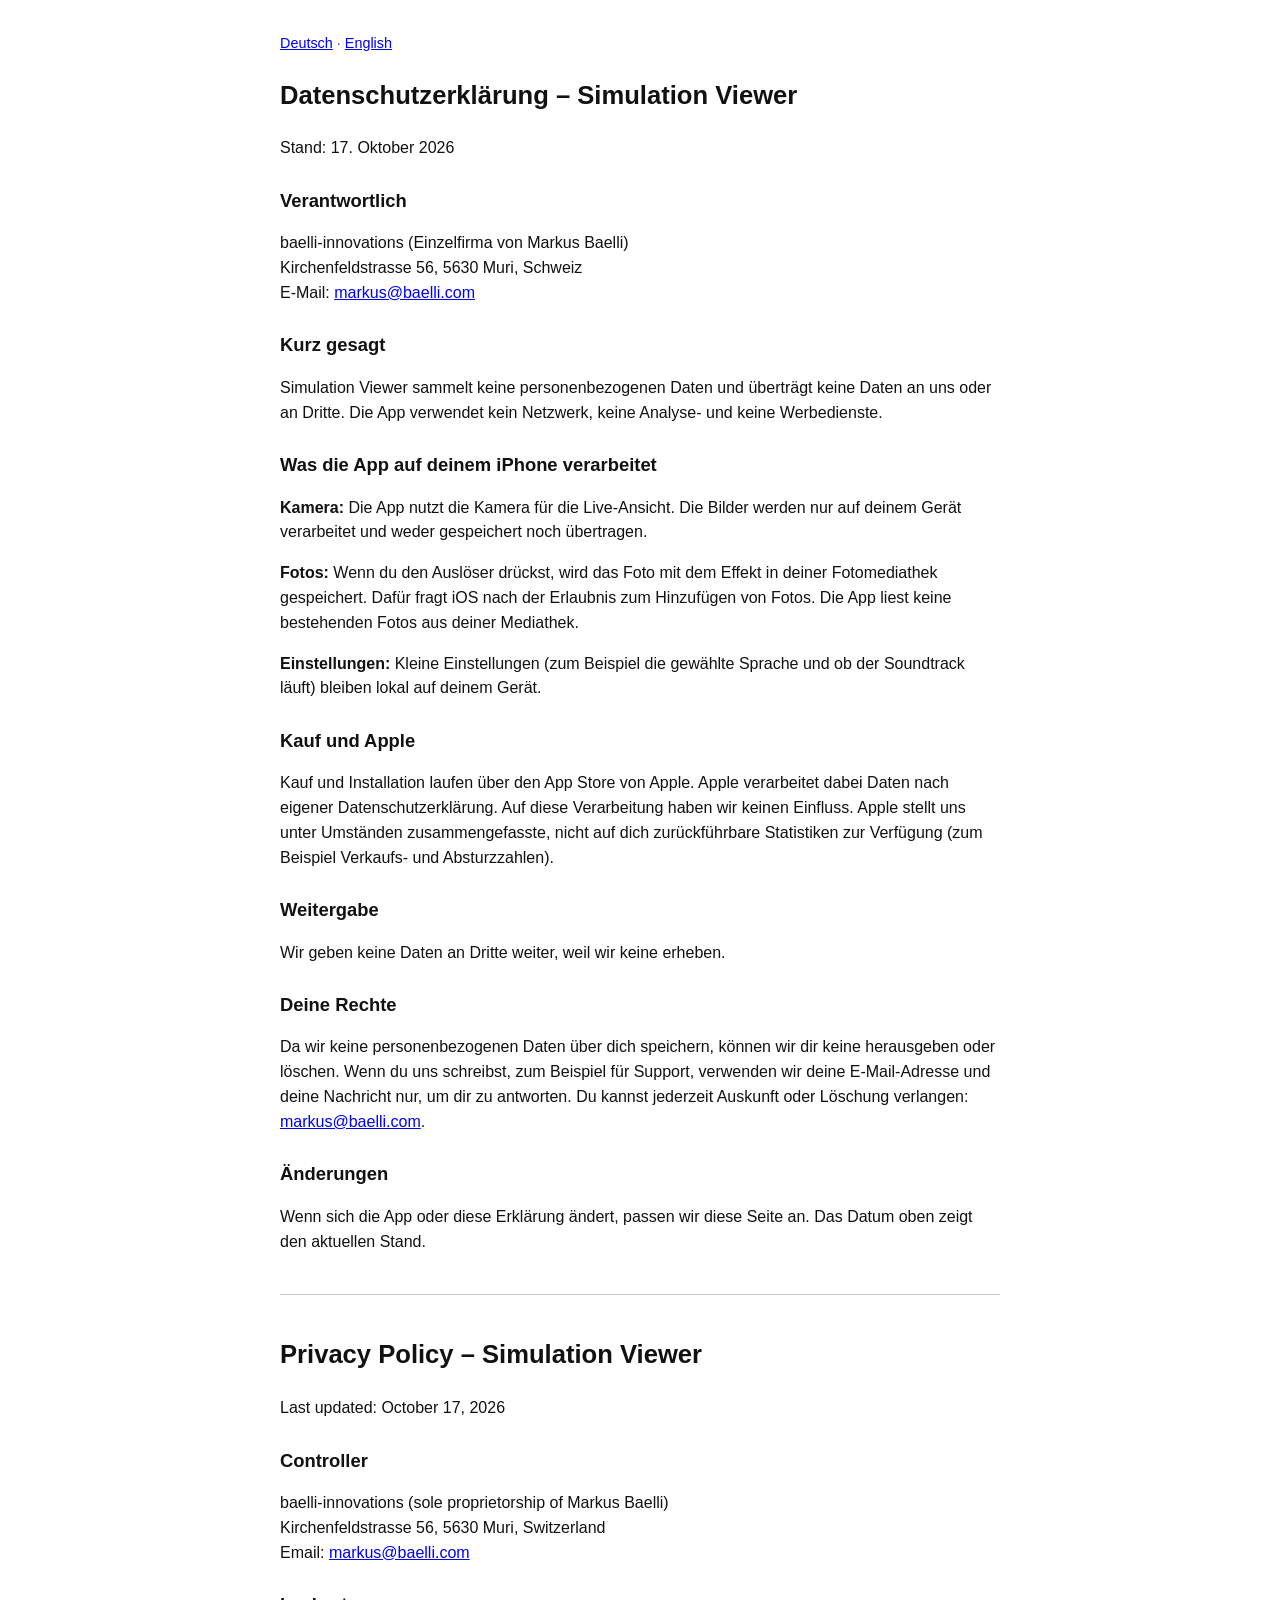
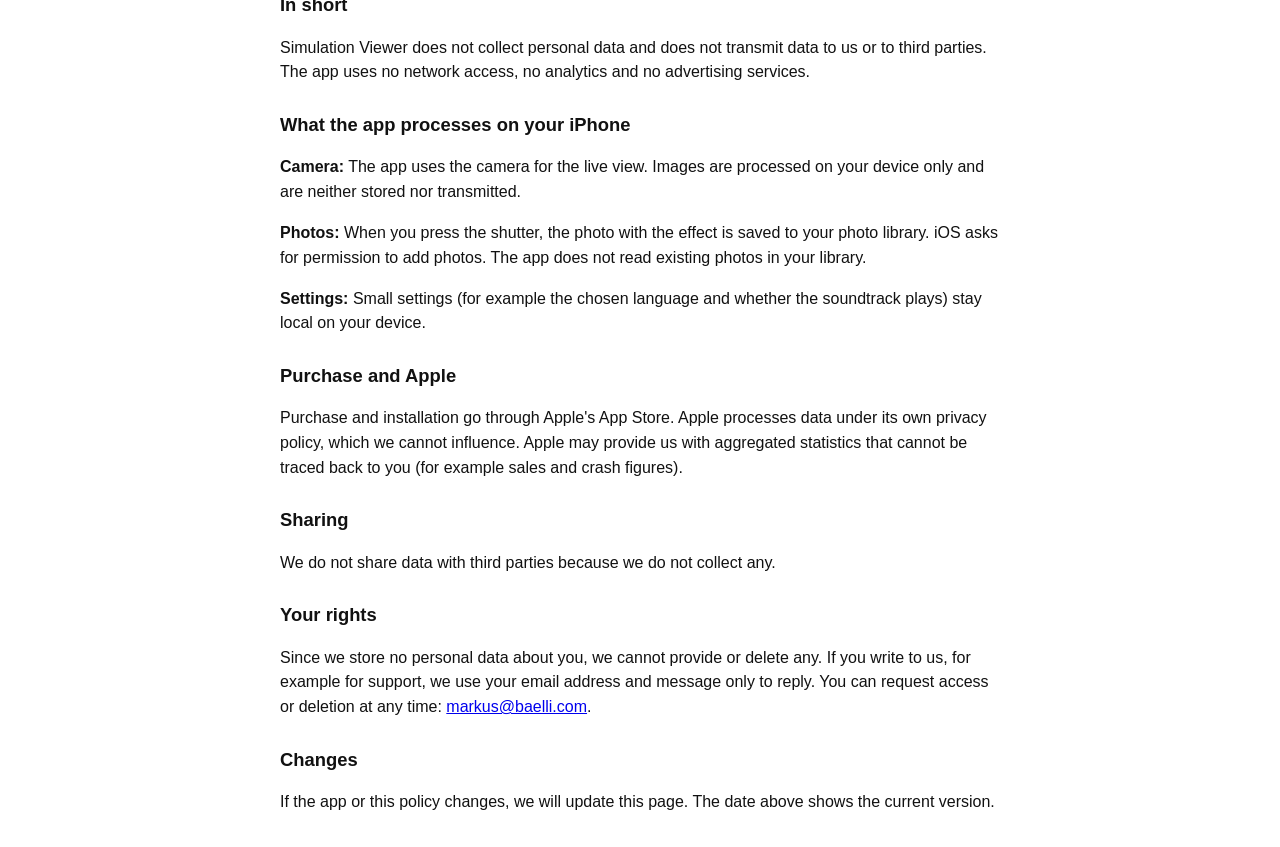
<file: datenschutz-simulation-viewer.html>
<!doctype html>
<html lang="de">
<head>
<meta charset="utf-8">
<meta name="viewport" content="width=device-width, initial-scale=1">
<title>Datenschutz / Privacy – Simulation Viewer</title>
<style>
  body{font-family:-apple-system,Helvetica,Arial,sans-serif;max-width:720px;margin:2rem auto;padding:0 1rem;line-height:1.55;color:#111}
  h1{font-size:1.6rem} h2{font-size:1.15rem;margin-top:1.6rem} hr{margin:2.5rem 0;border:0;border-top:1px solid #ccc}
  .lang{font-size:.9rem;color:#555}
</style>
</head>
<body>
<p class="lang"><a href="#de">Deutsch</a> · <a href="#en">English</a></p>

<section id="de">
<h1>Datenschutzerklärung – Simulation Viewer</h1>
<p>Stand: 17. Oktober 2026</p>

<h2>Verantwortlich</h2>
<p>baelli-innovations (Einzelfirma von Markus Baelli)<br>Kirchenfeldstrasse 56, 5630 Muri, Schweiz<br>E-Mail: <a href="mailto:markus@baelli.com">markus@baelli.com</a></p>

<h2>Kurz gesagt</h2>
<p>Simulation Viewer sammelt keine personenbezogenen Daten und überträgt keine Daten an uns oder an Dritte. Die App verwendet kein Netzwerk, keine Analyse- und keine Werbedienste.</p>

<h2>Was die App auf deinem iPhone verarbeitet</h2>
<p><strong>Kamera:</strong> Die App nutzt die Kamera für die Live-Ansicht. Die Bilder werden nur auf deinem Gerät verarbeitet und weder gespeichert noch übertragen.</p>
<p><strong>Fotos:</strong> Wenn du den Auslöser drückst, wird das Foto mit dem Effekt in deiner Fotomediathek gespeichert. Dafür fragt iOS nach der Erlaubnis zum Hinzufügen von Fotos. Die App liest keine bestehenden Fotos aus deiner Mediathek.</p>
<p><strong>Einstellungen:</strong> Kleine Einstellungen (zum Beispiel die gewählte Sprache und ob der Soundtrack läuft) bleiben lokal auf deinem Gerät.</p>

<h2>Kauf und Apple</h2>
<p>Kauf und Installation laufen über den App Store von Apple. Apple verarbeitet dabei Daten nach eigener Datenschutzerklärung. Auf diese Verarbeitung haben wir keinen Einfluss. Apple stellt uns unter Umständen zusammengefasste, nicht auf dich zurückführbare Statistiken zur Verfügung (zum Beispiel Verkaufs- und Absturzzahlen).</p>

<h2>Weitergabe</h2>
<p>Wir geben keine Daten an Dritte weiter, weil wir keine erheben.</p>

<h2>Deine Rechte</h2>
<p>Da wir keine personenbezogenen Daten über dich speichern, können wir dir keine herausgeben oder löschen. Wenn du uns schreibst, zum Beispiel für Support, verwenden wir deine E-Mail-Adresse und deine Nachricht nur, um dir zu antworten. Du kannst jederzeit Auskunft oder Löschung verlangen: <a href="mailto:markus@baelli.com">markus@baelli.com</a>.</p>

<h2>Änderungen</h2>
<p>Wenn sich die App oder diese Erklärung ändert, passen wir diese Seite an. Das Datum oben zeigt den aktuellen Stand.</p>
</section>

<hr>

<section id="en">
<h1>Privacy Policy – Simulation Viewer</h1>
<p>Last updated: October 17, 2026</p>

<h2>Controller</h2>
<p>baelli-innovations (sole proprietorship of Markus Baelli)<br>Kirchenfeldstrasse 56, 5630 Muri, Switzerland<br>Email: <a href="mailto:markus@baelli.com">markus@baelli.com</a></p>

<h2>In short</h2>
<p>Simulation Viewer does not collect personal data and does not transmit data to us or to third parties. The app uses no network access, no analytics and no advertising services.</p>

<h2>What the app processes on your iPhone</h2>
<p><strong>Camera:</strong> The app uses the camera for the live view. Images are processed on your device only and are neither stored nor transmitted.</p>
<p><strong>Photos:</strong> When you press the shutter, the photo with the effect is saved to your photo library. iOS asks for permission to add photos. The app does not read existing photos in your library.</p>
<p><strong>Settings:</strong> Small settings (for example the chosen language and whether the soundtrack plays) stay local on your device.</p>

<h2>Purchase and Apple</h2>
<p>Purchase and installation go through Apple's App Store. Apple processes data under its own privacy policy, which we cannot influence. Apple may provide us with aggregated statistics that cannot be traced back to you (for example sales and crash figures).</p>

<h2>Sharing</h2>
<p>We do not share data with third parties because we do not collect any.</p>

<h2>Your rights</h2>
<p>Since we store no personal data about you, we cannot provide or delete any. If you write to us, for example for support, we use your email address and message only to reply. You can request access or deletion at any time: <a href="mailto:markus@baelli.com">markus@baelli.com</a>.</p>

<h2>Changes</h2>
<p>If the app or this policy changes, we will update this page. The date above shows the current version.</p>
</section>
</body>
</html>
</file>
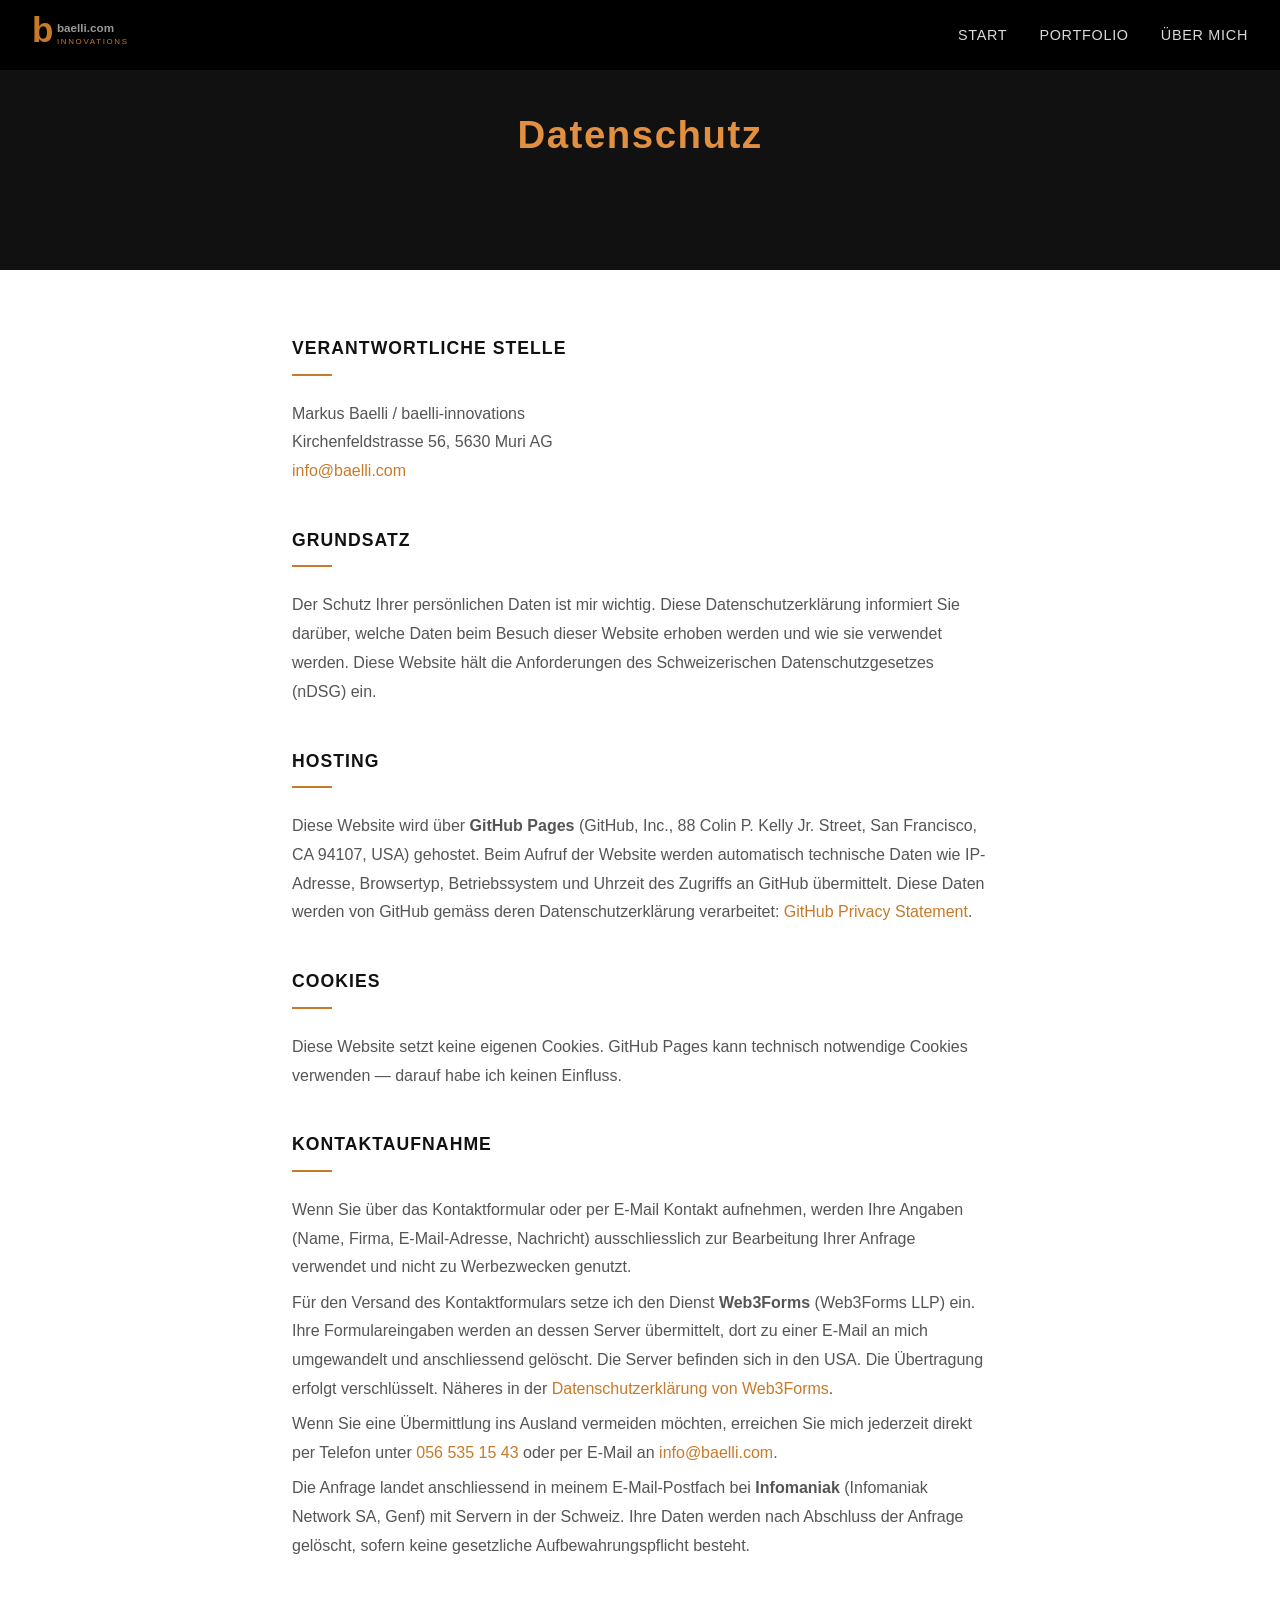
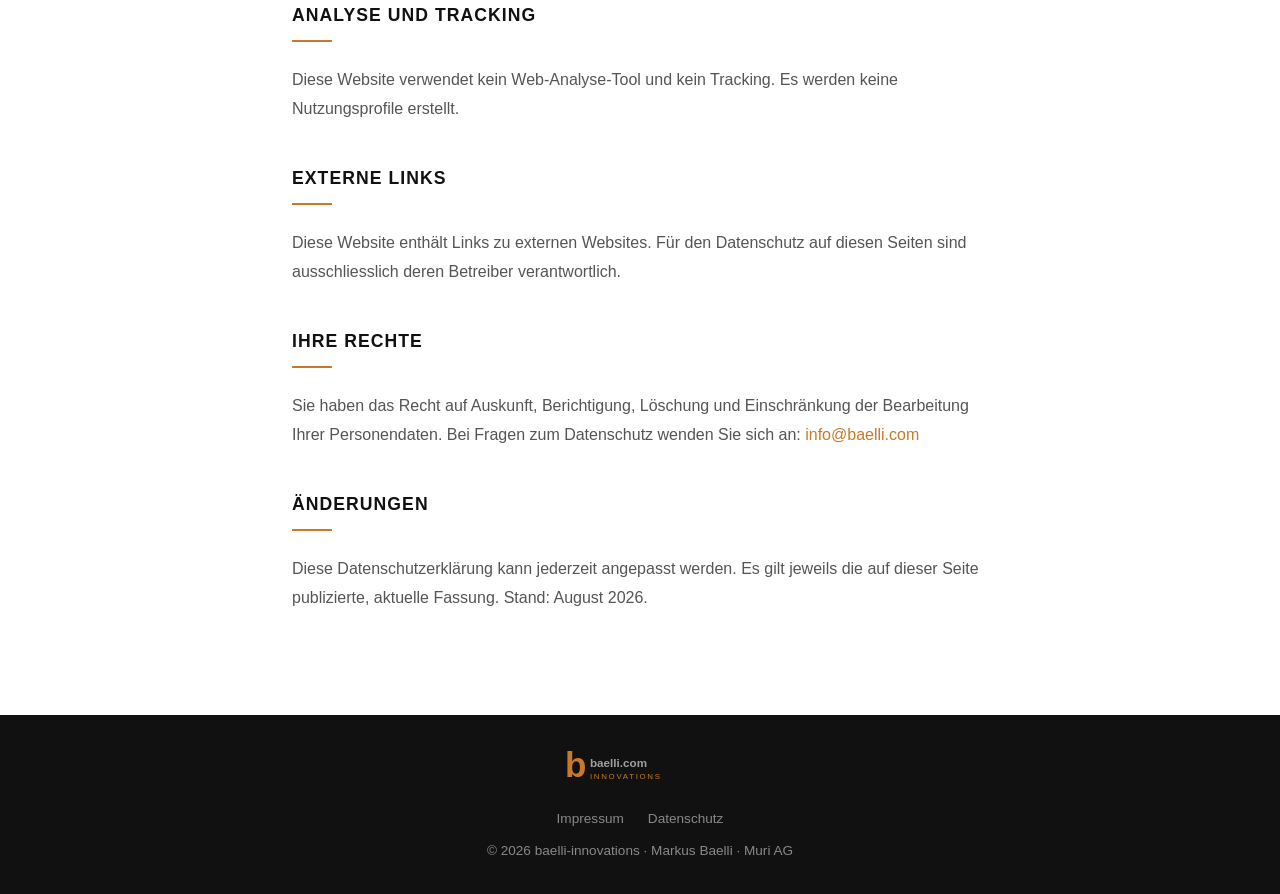
<file: datenschutz.html>
<!DOCTYPE html>
<html lang="de">
<head>
  <meta charset="UTF-8">
  <meta name="viewport" content="width=device-width, initial-scale=1.0">
  <title>Datenschutzerklärung – baelli.com Innovations</title>
  <meta name="robots" content="noindex, follow">
  <link rel="stylesheet" href="style.css">
  <style>
    .legal-hero {
      height: 30vh;
      min-height: 200px;
      display: flex;
      align-items: center;
      justify-content: center;
      text-align: center;
      background: var(--black);
    }
    .legal-hero h1 {
      font-size: clamp(1.8rem, 3vw, 2.6rem);
      font-weight: 300;
      color: var(--white);
      letter-spacing: 0.04em;
    }
    .legal-hero h1 strong { color: var(--orange-light); font-weight: 700; }
    .legal-content {
      max-width: 760px;
      margin: 0 auto;
      padding: 4rem 2rem 6rem;
    }
    .legal-content h2 {
      font-size: 1.1rem;
      font-weight: 700;
      color: var(--black);
      margin: 2.5rem 0 0.5rem;
      text-transform: uppercase;
      letter-spacing: 0.06em;
    }
    .legal-content h2:first-child { margin-top: 0; }
    .legal-content p {
      color: var(--gray);
      font-size: 1rem;
      line-height: 1.8;
      margin-bottom: 0.4rem;
    }
    .legal-content a { color: var(--orange); text-decoration: none; }
    .legal-content a:hover { color: var(--orange-light); }
    .legal-divider {
      width: 40px;
      height: 2px;
      background: var(--orange);
      margin: 0.6rem 0 1.5rem;
    }
  </style>
</head>
<body>

  <nav id="navbar" class="scrolled">
    <a href="index.html" class="nav-logo" aria-label="baelli.com Innovations">
      <svg width="150" height="37" viewBox="0 0 180 44" xmlns="http://www.w3.org/2000/svg">
        <text x="0" y="36" font-family="'Helvetica Neue', Arial, sans-serif" font-weight="900" font-size="42" fill="#C87A28">b</text>
        <text x="30" y="24" font-family="'Helvetica Neue', Arial, sans-serif" font-weight="700" font-size="14" fill="rgba(255,255,255,0.6)">baelli.com</text>
        <text x="30" y="38" font-family="'Helvetica Neue', Arial, sans-serif" font-weight="400" font-size="9.5" letter-spacing="2" fill="#C87A28">INNOVATIONS</text>
      </svg>
    </a>
    <div class="nav-toggle" onclick="toggleNav()"><span></span><span></span><span></span></div>
    <ul class="nav-links" id="navLinks">
      <li><a href="index.html">Start</a></li>
      <li><a href="portfolio.html">Portfolio</a></li>
      <li><a href="ueber-mich.html">Über mich</a></li>
    </ul>
  </nav>

  <div class="legal-hero">
    <h1><strong>Datenschutz</strong></h1>
  </div>

  <div class="legal-content">

    <h2>Verantwortliche Stelle</h2>
    <div class="legal-divider"></div>
    <p>Markus Baelli / baelli-innovations<br>
    Kirchenfeldstrasse 56, 5630 Muri AG<br>
    <a href="mailto:info@baelli.com">info@baelli.com</a></p>

    <h2>Grundsatz</h2>
    <div class="legal-divider"></div>
    <p>Der Schutz Ihrer persönlichen Daten ist mir wichtig. Diese Datenschutzerklärung informiert Sie darüber, welche Daten beim Besuch dieser Website erhoben werden und wie sie verwendet werden. Diese Website hält die Anforderungen des Schweizerischen Datenschutzgesetzes (nDSG) ein.</p>

    <h2>Hosting</h2>
    <div class="legal-divider"></div>
    <p>Diese Website wird über <strong>GitHub Pages</strong> (GitHub, Inc., 88 Colin P. Kelly Jr. Street, San Francisco, CA 94107, USA) gehostet. Beim Aufruf der Website werden automatisch technische Daten wie IP-Adresse, Browsertyp, Betriebssystem und Uhrzeit des Zugriffs an GitHub übermittelt. Diese Daten werden von GitHub gemäss deren Datenschutzerklärung verarbeitet: <a href="https://docs.github.com/en/site-policy/privacy-policies/github-general-privacy-statement" target="_blank" rel="noopener noreferrer">GitHub Privacy Statement</a>.</p>

    <h2>Cookies</h2>
    <div class="legal-divider"></div>
    <p>Diese Website setzt keine eigenen Cookies. GitHub Pages kann technisch notwendige Cookies verwenden — darauf habe ich keinen Einfluss.</p>

    <h2>Kontaktaufnahme</h2>
    <div class="legal-divider"></div>
    <p>Wenn Sie über das Kontaktformular oder per E-Mail Kontakt aufnehmen, werden Ihre Angaben (Name, Firma, E-Mail-Adresse, Nachricht) ausschliesslich zur Bearbeitung Ihrer Anfrage verwendet und nicht zu Werbezwecken genutzt.</p>
    <p>Für den Versand des Kontaktformulars setze ich den Dienst <strong>Web3Forms</strong> (Web3Forms LLP) ein. Ihre Formulareingaben werden an dessen Server übermittelt, dort zu einer E-Mail an mich umgewandelt und anschliessend gelöscht. Die Server befinden sich in den USA. Die Übertragung erfolgt verschlüsselt. Näheres in der <a href="https://web3forms.com/privacy" target="_blank" rel="noopener noreferrer">Datenschutzerklärung von Web3Forms</a>.</p>
    <p>Wenn Sie eine Übermittlung ins Ausland vermeiden möchten, erreichen Sie mich jederzeit direkt per Telefon unter <a href="tel:+41565351543">056 535 15 43</a> oder per E-Mail an <a href="mailto:info@baelli.com">info@baelli.com</a>.</p>
    <p>Die Anfrage landet anschliessend in meinem E-Mail-Postfach bei <strong>Infomaniak</strong> (Infomaniak Network SA, Genf) mit Servern in der Schweiz. Ihre Daten werden nach Abschluss der Anfrage gelöscht, sofern keine gesetzliche Aufbewahrungspflicht besteht.</p>

    <h2>Analyse und Tracking</h2>
    <div class="legal-divider"></div>
    <p>Diese Website verwendet kein Web-Analyse-Tool und kein Tracking. Es werden keine Nutzungsprofile erstellt.</p>

    <h2>Externe Links</h2>
    <div class="legal-divider"></div>
    <p>Diese Website enthält Links zu externen Websites. Für den Datenschutz auf diesen Seiten sind ausschliesslich deren Betreiber verantwortlich.</p>

    <h2>Ihre Rechte</h2>
    <div class="legal-divider"></div>
    <p>Sie haben das Recht auf Auskunft, Berichtigung, Löschung und Einschränkung der Bearbeitung Ihrer Personendaten. Bei Fragen zum Datenschutz wenden Sie sich an: <a href="mailto:info@baelli.com">info@baelli.com</a></p>

    <h2>Änderungen</h2>
    <div class="legal-divider"></div>
    <p>Diese Datenschutzerklärung kann jederzeit angepasst werden. Es gilt jeweils die auf dieser Seite publizierte, aktuelle Fassung. Stand: August 2026.</p>

  </div>

  <footer>
    <div class="footer-logo">
      <svg width="150" height="37" viewBox="0 0 180 44" xmlns="http://www.w3.org/2000/svg">
        <text x="0" y="36" font-family="'Helvetica Neue', Arial, sans-serif" font-weight="900" font-size="42" fill="#C87A28">b</text>
        <text x="30" y="24" font-family="'Helvetica Neue', Arial, sans-serif" font-weight="700" font-size="14" fill="rgba(255,255,255,0.6)">baelli.com</text>
        <text x="30" y="38" font-family="'Helvetica Neue', Arial, sans-serif" font-weight="400" font-size="9.5" letter-spacing="2" fill="#C87A28">INNOVATIONS</text>
      </svg>
    </div>
    <div class="footer-links">
      <a href="impressum.html">Impressum</a>
      <a href="datenschutz.html">Datenschutz</a>
    </div>
    <p>© 2026 baelli-innovations · Markus Baelli · Muri AG</p>
  </footer>

  <script>
    function toggleNav() { document.getElementById('navLinks').classList.toggle('open'); }
  </script>
</body>
</html>
</file>
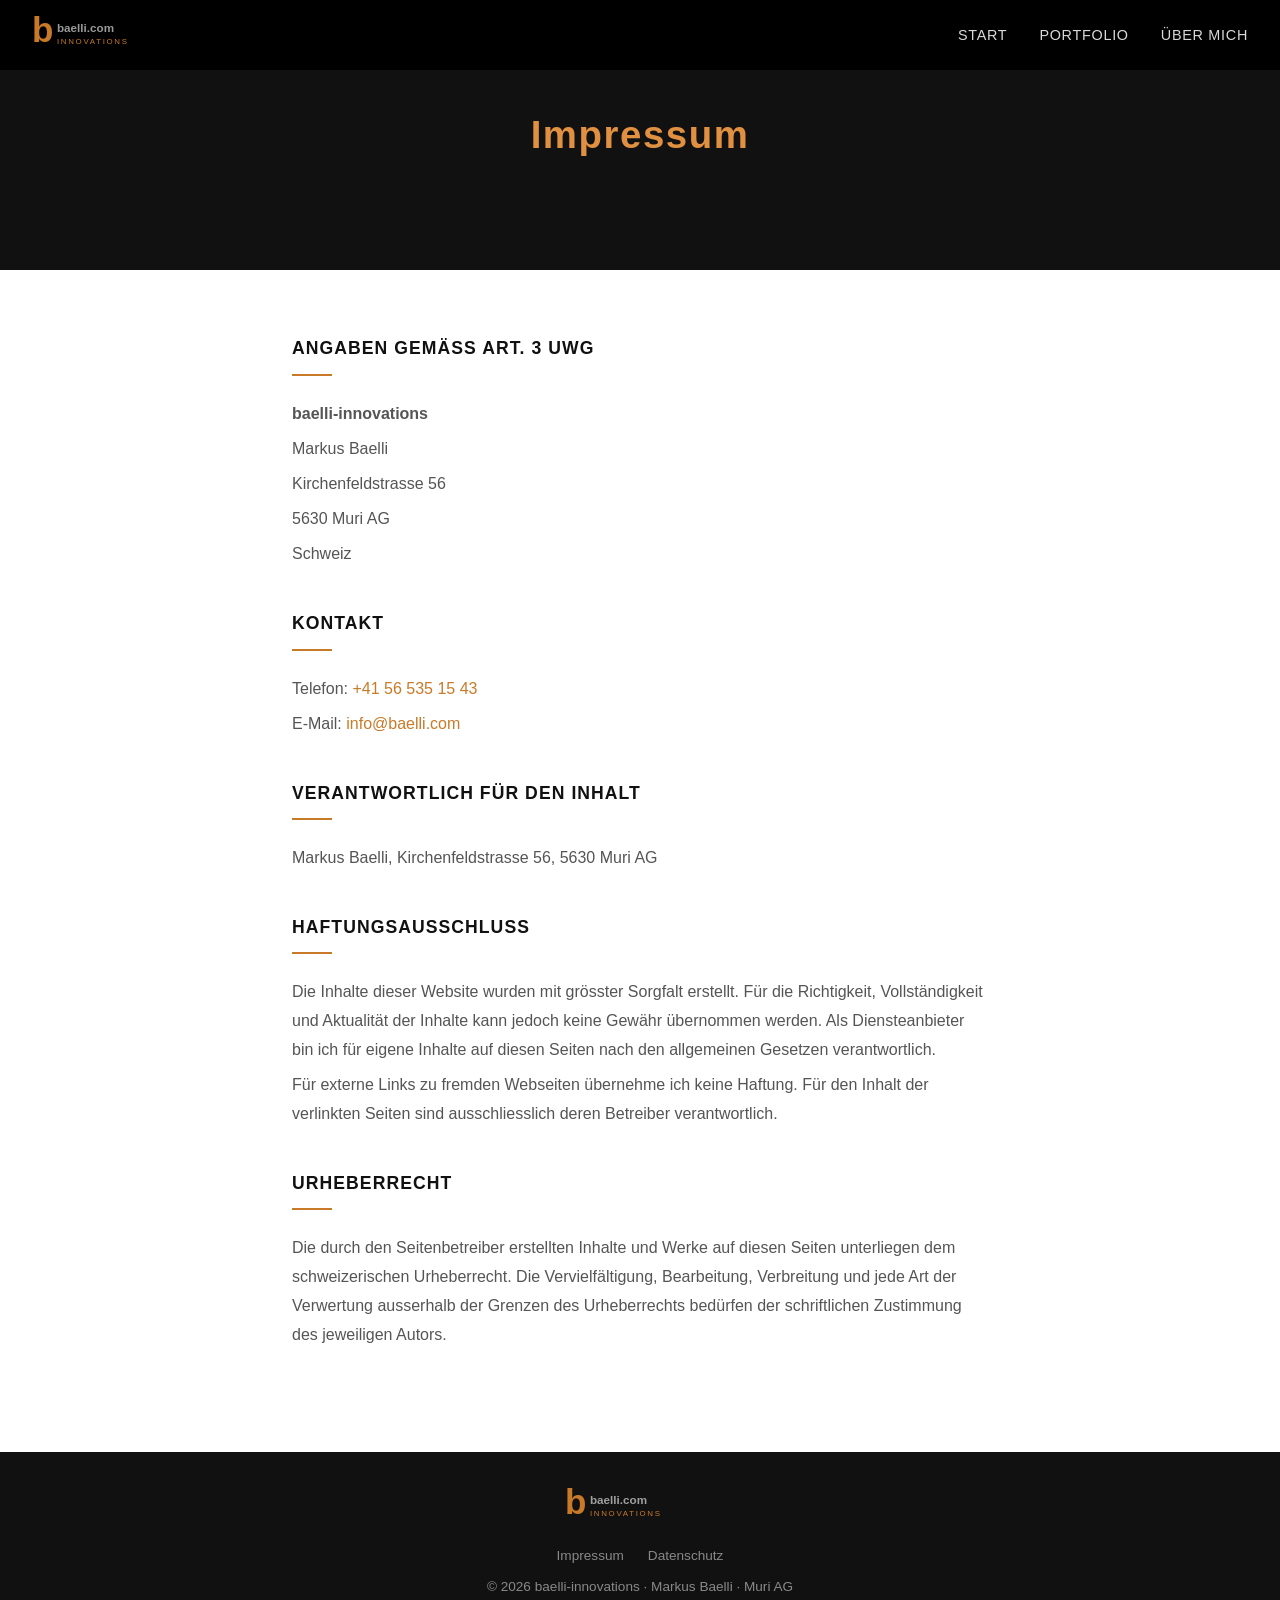
<file: impressum.html>
<!DOCTYPE html>
<html lang="de">
<head>
  <meta charset="UTF-8">
  <meta name="viewport" content="width=device-width, initial-scale=1.0">
  <title>Impressum – baelli.com Innovations</title>
  <meta name="robots" content="noindex, follow">
  <link rel="stylesheet" href="style.css">
  <style>
    .legal-hero {
      height: 30vh;
      min-height: 200px;
      display: flex;
      align-items: center;
      justify-content: center;
      text-align: center;
      background: var(--black);
    }
    .legal-hero h1 {
      font-size: clamp(1.8rem, 3vw, 2.6rem);
      font-weight: 300;
      color: var(--white);
      letter-spacing: 0.04em;
    }
    .legal-hero h1 strong { color: var(--orange-light); font-weight: 700; }
    .legal-content {
      max-width: 760px;
      margin: 0 auto;
      padding: 4rem 2rem 6rem;
    }
    .legal-content h2 {
      font-size: 1.1rem;
      font-weight: 700;
      color: var(--black);
      margin: 2.5rem 0 0.5rem;
      text-transform: uppercase;
      letter-spacing: 0.06em;
    }
    .legal-content h2:first-child { margin-top: 0; }
    .legal-content p {
      color: var(--gray);
      font-size: 1rem;
      line-height: 1.8;
      margin-bottom: 0.4rem;
    }
    .legal-content a { color: var(--orange); text-decoration: none; }
    .legal-content a:hover { color: var(--orange-light); }
    .legal-divider {
      width: 40px;
      height: 2px;
      background: var(--orange);
      margin: 0.6rem 0 1.5rem;
    }
  </style>
</head>
<body>

  <nav id="navbar" class="scrolled">
    <a href="index.html" class="nav-logo" aria-label="baelli.com Innovations">
      <svg width="150" height="37" viewBox="0 0 180 44" xmlns="http://www.w3.org/2000/svg">
        <text x="0" y="36" font-family="'Helvetica Neue', Arial, sans-serif" font-weight="900" font-size="42" fill="#C87A28">b</text>
        <text x="30" y="24" font-family="'Helvetica Neue', Arial, sans-serif" font-weight="700" font-size="14" fill="rgba(255,255,255,0.6)">baelli.com</text>
        <text x="30" y="38" font-family="'Helvetica Neue', Arial, sans-serif" font-weight="400" font-size="9.5" letter-spacing="2" fill="#C87A28">INNOVATIONS</text>
      </svg>
    </a>
    <div class="nav-toggle" onclick="toggleNav()"><span></span><span></span><span></span></div>
    <ul class="nav-links" id="navLinks">
      <li><a href="index.html">Start</a></li>
      <li><a href="portfolio.html">Portfolio</a></li>
      <li><a href="ueber-mich.html">Über mich</a></li>
    </ul>
  </nav>

  <div class="legal-hero">
    <h1><strong>Impressum</strong></h1>
  </div>

  <div class="legal-content">

    <h2>Angaben gemäss Art. 3 UWG</h2>
    <div class="legal-divider"></div>
    <p><strong>baelli-innovations</strong></p>
    <p>Markus Baelli</p>
    <p>Kirchenfeldstrasse 56</p>
    <p>5630 Muri AG</p>
    <p>Schweiz</p>

    <h2>Kontakt</h2>
    <div class="legal-divider"></div>
    <p>Telefon: <a href="tel:+41565351543">+41 56 535 15 43</a></p>
    <p>E-Mail: <a href="mailto:info@baelli.com">info@baelli.com</a></p>

    <h2>Verantwortlich für den Inhalt</h2>
    <div class="legal-divider"></div>
    <p>Markus Baelli, Kirchenfeldstrasse 56, 5630 Muri AG</p>

    <h2>Haftungsausschluss</h2>
    <div class="legal-divider"></div>
    <p>Die Inhalte dieser Website wurden mit grösster Sorgfalt erstellt. Für die Richtigkeit, Vollständigkeit und Aktualität der Inhalte kann jedoch keine Gewähr übernommen werden. Als Diensteanbieter bin ich für eigene Inhalte auf diesen Seiten nach den allgemeinen Gesetzen verantwortlich.</p>
    <p>Für externe Links zu fremden Webseiten übernehme ich keine Haftung. Für den Inhalt der verlinkten Seiten sind ausschliesslich deren Betreiber verantwortlich.</p>

    <h2>Urheberrecht</h2>
    <div class="legal-divider"></div>
    <p>Die durch den Seitenbetreiber erstellten Inhalte und Werke auf diesen Seiten unterliegen dem schweizerischen Urheberrecht. Die Vervielfältigung, Bearbeitung, Verbreitung und jede Art der Verwertung ausserhalb der Grenzen des Urheberrechts bedürfen der schriftlichen Zustimmung des jeweiligen Autors.</p>

  </div>

  <footer>
    <div class="footer-logo">
      <svg width="150" height="37" viewBox="0 0 180 44" xmlns="http://www.w3.org/2000/svg">
        <text x="0" y="36" font-family="'Helvetica Neue', Arial, sans-serif" font-weight="900" font-size="42" fill="#C87A28">b</text>
        <text x="30" y="24" font-family="'Helvetica Neue', Arial, sans-serif" font-weight="700" font-size="14" fill="rgba(255,255,255,0.6)">baelli.com</text>
        <text x="30" y="38" font-family="'Helvetica Neue', Arial, sans-serif" font-weight="400" font-size="9.5" letter-spacing="2" fill="#C87A28">INNOVATIONS</text>
      </svg>
    </div>
    <div class="footer-links">
      <a href="impressum.html">Impressum</a>
      <a href="datenschutz.html">Datenschutz</a>
    </div>
    <p>© 2026 baelli-innovations · Markus Baelli · Muri AG</p>
  </footer>

  <script>
    function toggleNav() { document.getElementById('navLinks').classList.toggle('open'); }
  </script>
</body>
</html>
</file>
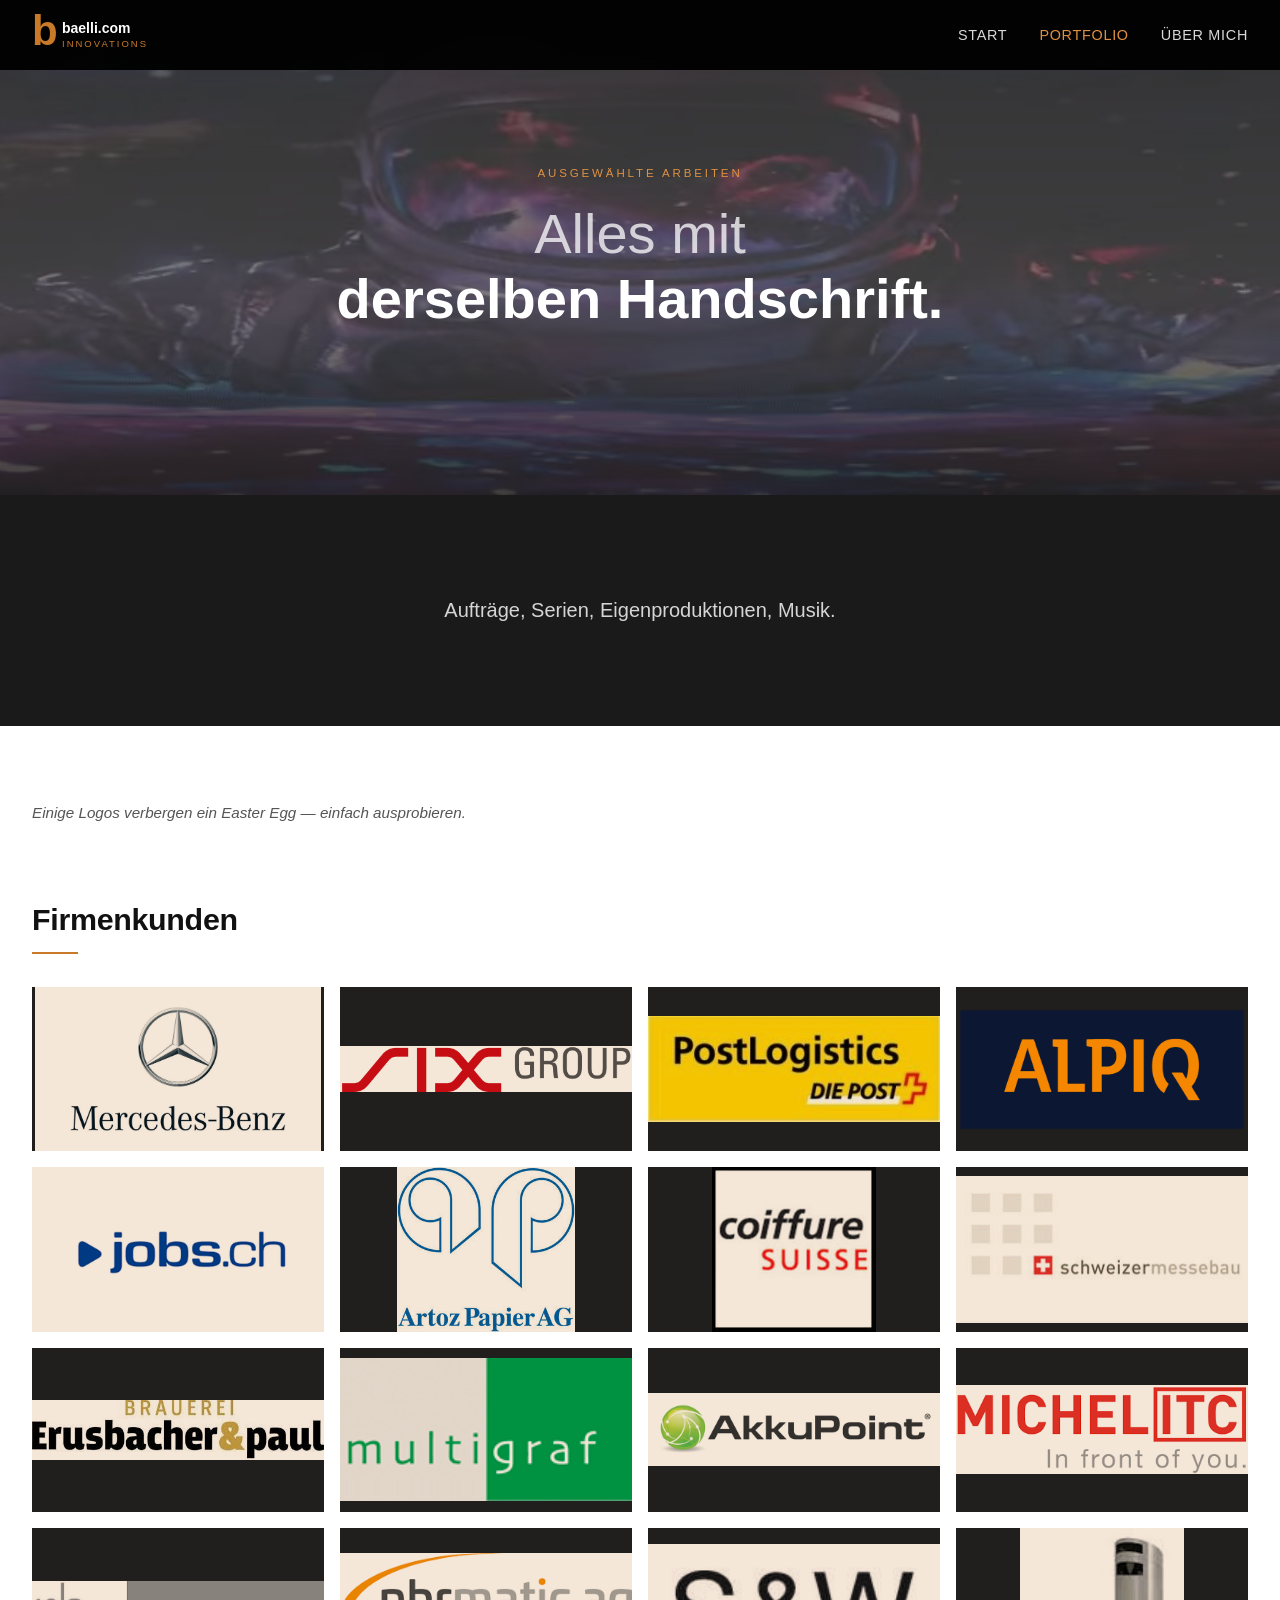
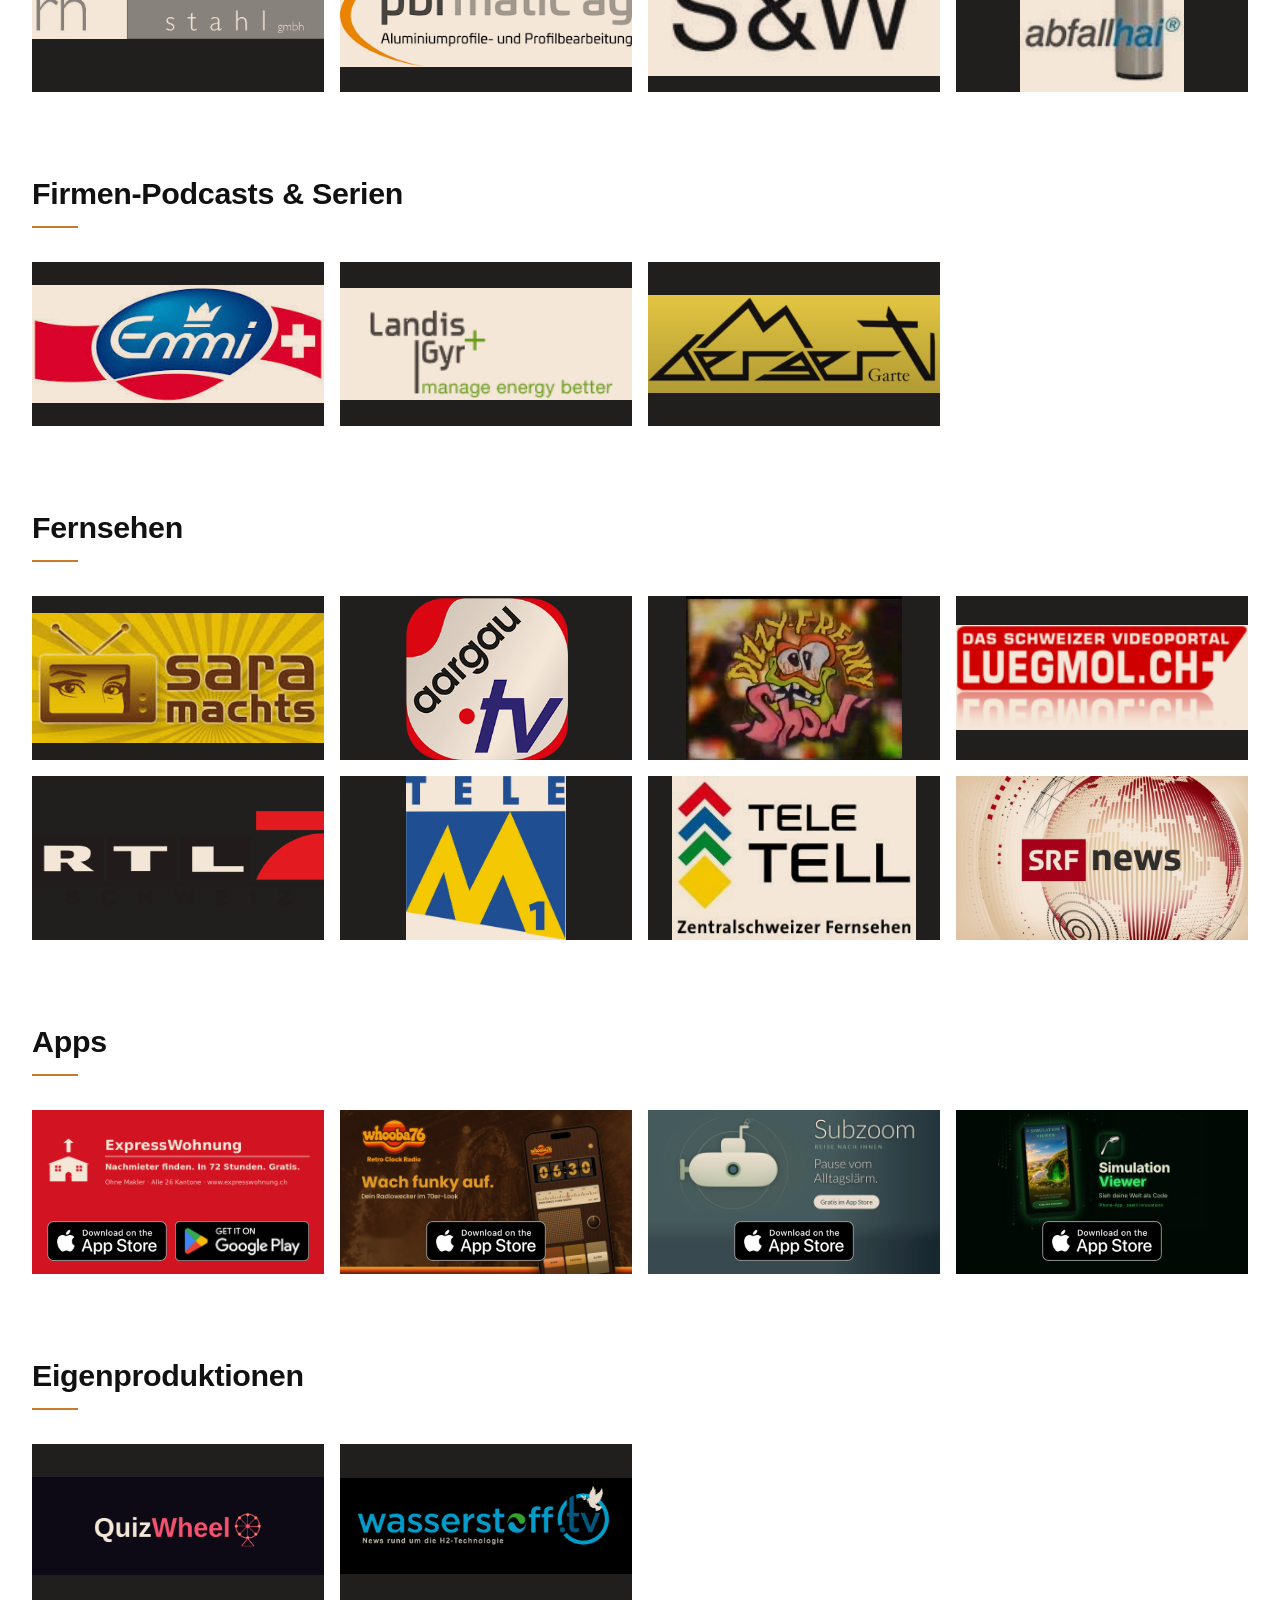
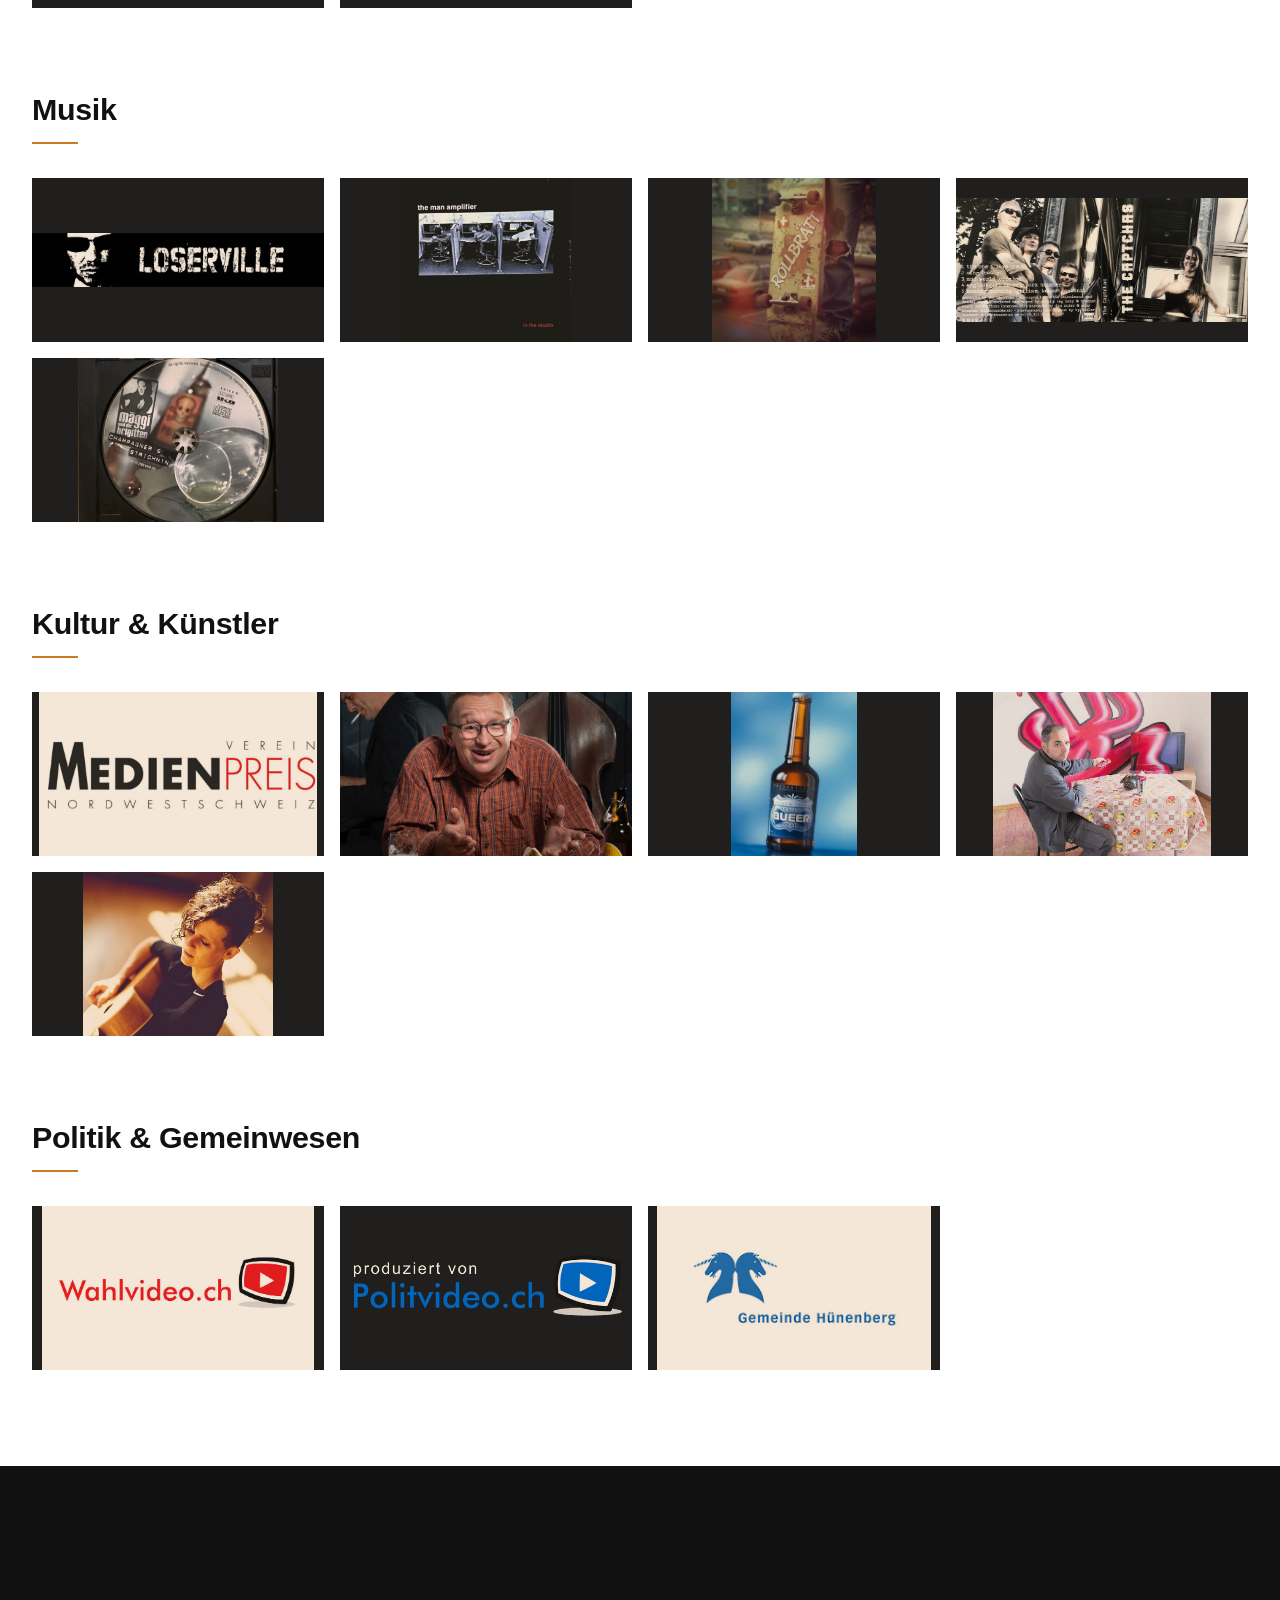
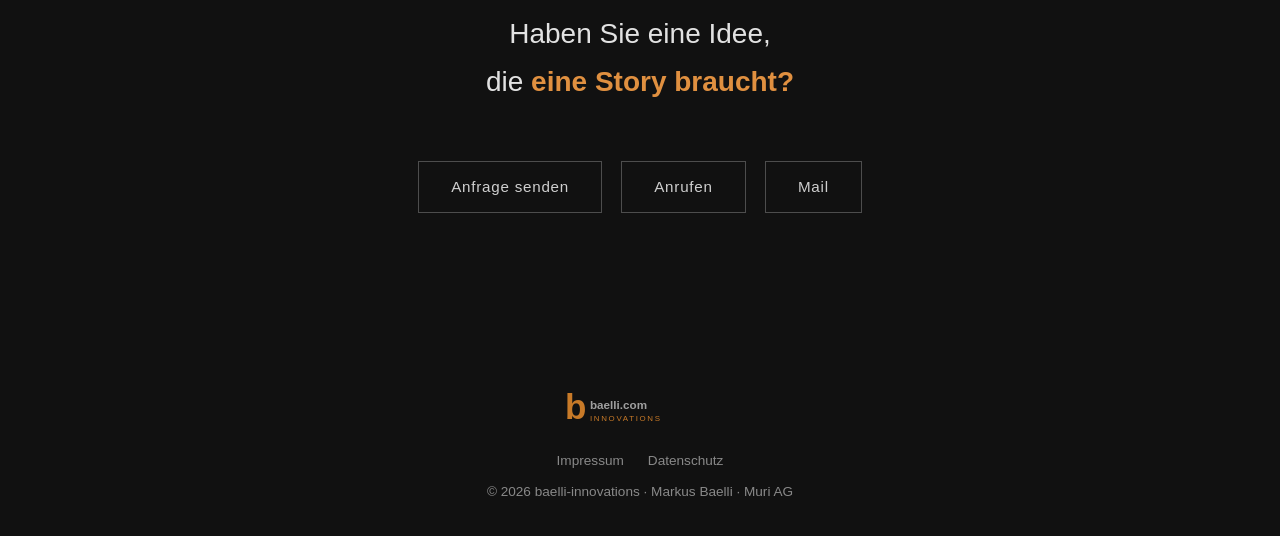
<file: portfolio.html>
<!DOCTYPE html>
<html lang="de">
<head>

  <meta charset="UTF-8">
  <meta name="viewport" content="width=device-width, initial-scale=1.0">
  <title>Portfolio – Storytelling, Konzepte, Produktionen | Markus Baelli</title>
  <meta name="description" content="Dreissig Jahre Produktionen, Kampagnen und Eigenproduktionen für Unternehmen, Fernsehen und Kultur. Markus Baelli, Muri AG.">
  <link rel="stylesheet" href="style.css">
  <style>
    /* ===== PORTFOLIO HEADER ===== */
    .page-hero {
      position: relative;
      height: 55vh;
      min-height: 340px;
      display: flex;
      align-items: center;
      justify-content: center;
      text-align: center;
      overflow: hidden;
    }
    .page-hero .hero-bg {
      position: absolute;
      inset: 0;
      width: 100%;
      height: 100%;
      object-fit: cover;
      border: 0;
      background: url('images/background-poster.jpg') center / cover no-repeat;
    }
    @media (prefers-reduced-motion: reduce) {
      .page-hero .hero-bg { display: none; }
      .page-hero { background: url('images/background-poster.jpg') center / cover no-repeat; }
    }
    .page-hero .hero-overlay {
      position: absolute;
      inset: 0;
      background: linear-gradient(to bottom, rgba(0,0,0,0.6) 0%, rgba(0,0,0,0.5) 60%, rgba(0,0,0,0.75) 100%);
    }
    .page-hero-content {
      position: relative;
      z-index: 2;
      color: #fff;
      padding: 2rem;
    }
    .page-eyebrow {
      font-size: 0.72rem;
      letter-spacing: 0.25em;
      text-transform: uppercase;
      color: var(--orange-light);
      margin-bottom: 1.2rem;
    }
    .page-title {
      font-size: clamp(2rem, 5vw, 3.5rem);
      font-weight: 700;
      line-height: 1.15;
      color: #fff;
    }
    .page-title span {
      font-weight: 300;
      color: rgba(255,255,255,0.75);
    }

    /* ===== INTRO ===== */
    .portfolio-manifesto {
      background: var(--dark);
      color: #fff;
      padding: 6rem 2rem;
      text-align: center;
    }
    .portfolio-manifesto-text {
      max-width: 680px;
      margin: 0 auto;
      font-size: clamp(1rem, 1.7vw, 1.25rem);
      font-weight: 300;
      line-height: 1.95;
      color: rgba(255,255,255,0.82);
    }
    .portfolio-manifesto-text p { margin-bottom: 1.2rem; }
    .portfolio-manifesto-text p:last-child { margin-bottom: 0; }
    .portfolio-manifesto-text strong { color: #fff; font-weight: 600; }

    /* ===== GRID LABEL ===== */
    .grid-label-wrap {
      max-width: 1300px;
      margin: 0 auto;
      padding: 4rem 2rem 1.5rem;
    }
    .portfolio-item[id] { scroll-margin-top: 110px; }
    .section-eyebrow {
      font-size: 0.72rem;
      letter-spacing: 0.22em;
      text-transform: uppercase;
      color: var(--orange);
    }
    .portfolio-hint {
      margin-top: 0.6rem;
      font-size: 0.95rem;
      color: var(--gray);
      font-style: italic;
    }

    /* ===== PORTFOLIO GRID ===== */
    .portfolio-grid {
      padding: 1.5rem 2rem 6rem;
      max-width: 1300px;
      margin: 0 auto;
      display: grid;
      grid-template-columns: repeat(auto-fill, minmax(260px, 1fr));
      gap: 1rem;
    }
    .portfolio-item {
      position: relative;
      overflow: hidden;
      aspect-ratio: 16/9;
      background: #222;
      cursor: default;
    }
    .portfolio-item.is-clickable { cursor: pointer; }
    .portfolio-item img {
      width: 100%;
      height: 100%;
      object-fit: contain;
      transition: transform 0.4s ease;
      display: block;
    }
    .portfolio-item:hover img { transform: scale(1.05); }
    .portfolio-item::after {
      content: '';
      position: absolute;
      inset: 0;
      background: rgba(200, 122, 40, 0.18);
      mix-blend-mode: multiply;
      transition: opacity 0.4s ease;
      pointer-events: none;
    }
    .portfolio-item:hover::after { opacity: 0; }
    @media (hover: none) {
      .portfolio-item::after { display: none; }
    }
    .portfolio-caption {
      position: absolute;
      bottom: 0; left: 0; right: 0;
      background: linear-gradient(transparent, rgba(0,0,0,0.85));
      color: #fff;
      padding: 1.5rem 0.8rem 0.8rem;
      font-size: 0.8rem;
      transform: translateY(100%);
      transition: transform 0.3s ease;
    }
    .portfolio-item:hover .portfolio-caption { transform: translateY(0); }

    /* ===== INVITATION ===== */
    .invitation {
      background: var(--black);
      color: #fff;
      padding: 9rem 2rem;
      text-align: center;
    }
    .invitation-text {
      max-width: 680px;
      margin: 0 auto 3.5rem;
      font-size: clamp(1.2rem, 2.2vw, 1.75rem);
      font-weight: 300;
      line-height: 1.7;
      color: rgba(255,255,255,0.88);
    }
    .invitation-text strong { color: var(--orange-light); font-weight: 600; }
    .contact-row {
      display: flex;
      justify-content: center;
      gap: 1.2rem;
      flex-wrap: wrap;
    }
    .contact-row a {
      color: rgba(255,255,255,0.8);
      text-decoration: none;
      font-size: 0.95rem;
      font-weight: 500;
      padding: 0.75rem 2rem;
      border: 1px solid rgba(255,255,255,0.25);
      letter-spacing: 0.05em;
      transition: all 0.2s;
    }
    .contact-row a:hover { border-color: var(--orange); color: var(--orange); }

    /* ===== FADE IN ===== */
    .fade-in {
      opacity: 0;
      transform: translateY(24px);
      transition: opacity 0.8s ease, transform 0.8s ease;
    }
    .fade-in.visible {
      opacity: 1;
      transform: translateY(0);
    }


    .portfolio-item a.item-link {
      position: absolute;
      inset: 0;
      z-index: 3;
      display: block;
    }
    .portfolio-item a.item-link:hover ~ img { transform: scale(1.05); }

    /* ===== AUDIO PLAY BUTTON ===== */
    .audio-play-btn {
      position: absolute;
      top: 50%;
      left: 50%;
      transform: translate(-50%, -50%);
      z-index: 5;
      width: 48px;
      height: 48px;
      border-radius: 50%;
      background: rgba(200, 122, 40, 0.92);
      border: 2px solid rgba(255,255,255,0.6);
      cursor: pointer;
      display: flex;
      align-items: center;
      justify-content: center;
      opacity: 0;
      transition: opacity 0.3s ease, transform 0.2s ease, background 0.2s;
      pointer-events: all;
    }
    .portfolio-item:hover .audio-play-btn { opacity: 1; }
    .audio-play-btn:hover { background: rgba(200, 122, 40, 1); transform: translate(-50%, -50%) scale(1.1); }
    .audio-play-btn.playing { opacity: 1; background: rgba(200, 122, 40, 1); }
    .audio-play-btn svg { fill: #fff; width: 20px; height: 20px; }
    @media (hover: none) {
      .audio-play-btn { width: 40px; height: 40px; }
      .audio-play-btn svg { width: 16px; height: 16px; }
    }
    .portfolio-item.audio-revealed .audio-play-btn { opacity: 1; }

    @media (max-width: 768px) {
      .portfolio-grid { grid-template-columns: repeat(auto-fill, minmax(160px, 1fr)); }
      .portfolio-item { aspect-ratio: 4/3; }
      .portfolio-caption { transform: translateY(0); font-size: 0.72rem; }
    }
    /* ===== BLOCK-ÜBERSCHRIFTEN (Entwurf 14.09.2026) ===== */
    .grid-label-wrap.section-block { padding: 3.2rem 2rem 0.6rem; }
    .block-title {
      font-size: clamp(1.35rem, 2.4vw, 1.9rem);
      font-weight: 700;
      line-height: 1.2;
      color: var(--black);
      letter-spacing: -0.01em;
    }
    .block-title::after {
      content: ""; display: block; width: 46px; height: 2px;
      background: var(--orange); margin-top: 0.9rem;
    }
    .portfolio-grid { padding-bottom: 2rem; }
    .portfolio-grid:last-of-type { padding-bottom: 6rem; }
    @media (max-width: 768px) {
      .grid-label-wrap.section-block { padding: 2.4rem 1.2rem 1rem; }
    }
  
    /* VORSCHAU Apps-Kacheln */
    .portfolio-item.app-tile{aspect-ratio:16/9}
    .app-tile .tile-badges{position:absolute;left:0;right:0;bottom:.8rem;display:flex;justify-content:center;gap:.5rem;z-index:3;padding:0 .5rem}
    .app-tile .badge-img{display:block;width:120px;height:40px;flex:0 0 auto;box-sizing:border-box}
    .app-tile .badge-img img{display:block;width:100%;height:100%}
    .app-tile .badge-img.google{width:134px;height:40px;background:none;padding:0;border-radius:0}
    .badge-img.google img{display:block;width:100%;height:100%}
    .app-tile .tile-soon{position:absolute;top:.7rem;right:.7rem;z-index:3;font-size:.75rem;letter-spacing:.08em;text-transform:uppercase;color:#fff;background:rgba(0,0,0,.6);border:1px dashed rgba(255,255,255,.6);padding:.3rem .6rem;border-radius:4px}
  </style>
  <meta name="google-site-verification" content="P6n1_zVhU4MIwN9poVW1xoypxf4h9SmWYmA_CE-PF7g">
  <meta name="robots" content="index, follow">
  <link rel="canonical" href="https://baelli.com/portfolio.html">
  <meta property="og:type" content="website">
  <meta property="og:title" content="Portfolio – Storytelling, Konzepte, Produktionen | Markus Baelli">
  <meta property="og:description" content="Dreissig Jahre Produktionen, Kampagnen und Eigenproduktionen für Unternehmen, Fernsehen und Kultur. Markus Baelli, Muri AG.">
  <meta property="og:url" content="https://baelli.com/portfolio.html">
  <meta property="og:image" content="https://baelli.com/images/markus-baelli-portrait.jpg">
  <meta property="og:locale" content="de_CH">
  <meta property="og:site_name" content="baelli.com Innovations">
  <meta name="twitter:card" content="summary_large_image">
  <meta name="twitter:title" content="Portfolio – Storytelling, Konzepte, Produktionen | Markus Baelli">
  <meta name="twitter:description" content="Dreissig Jahre Produktionen, Kampagnen und Eigenproduktionen für Unternehmen, Fernsehen und Kultur. Markus Baelli, Muri AG.">
  <meta name="twitter:image" content="https://baelli.com/images/markus-baelli-portrait.jpg">
  <script type="application/ld+json">
  {
    "@context": "https://schema.org",
    "@type": "CollectionPage",
    "name": "Portfolio – Storytelling, Konzepte, Produktionen",
    "description": "Dreissig Jahre Produktionen, Kampagnen und Eigenproduktionen für Unternehmen, Fernsehen und Kultur. Markus Baelli, Muri AG.",
    "url": "https://baelli.com/portfolio.html",
    "author": {
      "@type": "Person",
      "name": "Markus Baelli"
    },
    "mainEntity": {
      "@type": "ItemList",
      "numberOfItems": 44,
      "itemListOrder": "https://schema.org/ItemListOrderAscending",
      "itemListElement": [
        {
          "@type": "ListItem",
          "position": 1,
          "name": "expresswohnung.ch – App-Entwicklung & Innovation",
          "url": "https://www.expresswohnung.ch/"
        },
        {
          "@type": "ListItem",
          "position": 2,
          "name": "QuizWheel – Game-Entwicklung",
          "url": "https://www.quizwheel.ch/"
        },
        {
          "@type": "ListItem",
          "position": 3,
          "name": "Wasserstoff TV – Podcast Produzent",
          "url": "https://www.youtube.com/@WasserstoffTV/videos"
        },
        {
          "@type": "ListItem",
          "position": 4,
          "name": "EMMI AG – Interne Videoreihe"
        },
        {
          "@type": "ListItem",
          "position": 5,
          "name": "Landis + Gyr – Interne Videoreihe"
        },
        {
          "@type": "ListItem",
          "position": 6,
          "name": "Berger Garten TV – Social-Media-Videoprojekt",
          "url": "https://www.youtube.com/watch?v=PfSPfdAqXIQ"
        },
        {
          "@type": "ListItem",
          "position": 7,
          "name": "Mercedes-Benz – Interne Videokommunikation"
        },
        {
          "@type": "ListItem",
          "position": 8,
          "name": "SIX Group – Videokommunikation"
        },
        {
          "@type": "ListItem",
          "position": 9,
          "name": "Post Logistics – Medienproduktion"
        },
        {
          "@type": "ListItem",
          "position": 10,
          "name": "Alpiq – Medienproduktion"
        },
        {
          "@type": "ListItem",
          "position": 11,
          "name": "jobs.ch – Videoproduktion"
        },
        {
          "@type": "ListItem",
          "position": 12,
          "name": "Artoz Papier – Videoproduktion"
        },
        {
          "@type": "ListItem",
          "position": 13,
          "name": "Coiffure Swiss – Videoproduktion"
        },
        {
          "@type": "ListItem",
          "position": 14,
          "name": "Schweizer Messebau – Medienproduktion"
        },
        {
          "@type": "ListItem",
          "position": 15,
          "name": "Erusbacher Bräu – Medienproduktion",
          "url": "https://www.youtube.com/watch?v=Kh8m5-ESX_A"
        },
        {
          "@type": "ListItem",
          "position": 16,
          "name": "Multigraf – Videoproduktion"
        },
        {
          "@type": "ListItem",
          "position": 17,
          "name": "AkkuPoint – Videoproduktion",
          "url": "https://www.youtube.com/watch?v=Bd684m1hyaU"
        },
        {
          "@type": "ListItem",
          "position": 18,
          "name": "Michel ITC – Kommunikationsprojekt"
        },
        {
          "@type": "ListItem",
          "position": 19,
          "name": "Dynamic Steel AG – Werbespot Produktion",
          "url": "https://youtu.be/m4CVntas0tc"
        },
        {
          "@type": "ListItem",
          "position": 20,
          "name": "pbr-matic AG – Kommunikationsprojekt"
        },
        {
          "@type": "ListItem",
          "position": 21,
          "name": "S&W – Projektberatung & Medienproduktion"
        },
        {
          "@type": "ListItem",
          "position": 22,
          "name": "Abfallhai – Kampagne für Antaswiss"
        },
        {
          "@type": "ListItem",
          "position": 23,
          "name": "Sara macht's – TV-Produktion",
          "url": "https://www.youtube.com/watch?v=CJkqmvn6CmI"
        },
        {
          "@type": "ListItem",
          "position": 24,
          "name": "Aargau.TV – Medienprojekt"
        },
        {
          "@type": "ListItem",
          "position": 25,
          "name": "Dizzy Freaky Show – Produzent Musiksendung",
          "url": "https://youtu.be/KmnyRGdrTIA"
        },
        {
          "@type": "ListItem",
          "position": 26,
          "name": "luegmol.ch – TV-Produktion & Medienarbeit"
        },
        {
          "@type": "ListItem",
          "position": 27,
          "name": "RTL/ProSieben Schweiz – Video Editor – TV-Beiträge"
        },
        {
          "@type": "ListItem",
          "position": 28,
          "name": "TV-Beiträge / Technik – TeleM1"
        },
        {
          "@type": "ListItem",
          "position": 29,
          "name": "TV-Beiträge / Technik – TeleTell"
        },
        {
          "@type": "ListItem",
          "position": 30,
          "name": "SRF – Video Editor – Tagesschau 10vor10 Schweiz aktuell"
        },
        {
          "@type": "ListItem",
          "position": 31,
          "name": "Loserville – Back to the Bottom – Songwriter, Musiker, Audio-/Video-Produzent",
          "url": "https://youtu.be/M2tl7jz1uyI"
        },
        {
          "@type": "ListItem",
          "position": 32,
          "name": "The Man Amplifier – Bandmitglied"
        },
        {
          "@type": "ListItem",
          "position": 33,
          "name": "Mega Mege – Rollbrätt – Songwriter, Musiker, Produzent",
          "url": "https://open.spotify.com/intl-de/track/0Ld5raNN2bSLqH6HPQKpmy"
        },
        {
          "@type": "ListItem",
          "position": 34,
          "name": "The Captchas – Bandmitglied"
        },
        {
          "@type": "ListItem",
          "position": 35,
          "name": "Mäggi und die Brigitten – Bandmitglied"
        },
        {
          "@type": "ListItem",
          "position": 36,
          "name": "Medienpreis Nordwestschweiz – Jurymitglied"
        },
        {
          "@type": "ListItem",
          "position": 37,
          "name": "Philip Galizia – Kreative Unterstützung"
        },
        {
          "@type": "ListItem",
          "position": 38,
          "name": "Queerbeer – Kreativprojekt",
          "url": "https://www.samueldegasne.com/article-652386.html"
        },
        {
          "@type": "ListItem",
          "position": 39,
          "name": "Pirmin Breu – Kreative Unterstützung"
        },
        {
          "@type": "ListItem",
          "position": 40,
          "name": "Syléna Vincent – Kreative Unterstützung"
        },
        {
          "@type": "ListItem",
          "position": 41,
          "name": "Wahlvideo – Politische Videokommunikation"
        },
        {
          "@type": "ListItem",
          "position": 42,
          "name": "Politvideo – Politische Videokommunikation"
        },
        {
          "@type": "ListItem",
          "position": 43,
          "name": "Gemeinde Hünenberg – Kommunikationsprojekt",
          "url": "https://www.youtube.com/watch?v=zKBa3ET8GZs"
        }
      ]
    }
  }
  </script>
</head>
<body>

  <!-- NAVIGATION -->
  <nav id="navbar" class="scrolled">
    <a href="index.html" class="nav-logo" aria-label="baelli.com Innovations">
      <svg width="180" height="44" viewBox="0 0 180 44" xmlns="http://www.w3.org/2000/svg">
        <text x="0" y="36" font-family="'Helvetica Neue', Arial, sans-serif" font-weight="900" font-size="42" fill="#C87A28">b</text>
        <text x="30" y="24" font-family="'Helvetica Neue', Arial, sans-serif" font-weight="700" font-size="14" fill="#ffffff">baelli.com</text>
        <text x="30" y="38" font-family="'Helvetica Neue', Arial, sans-serif" font-weight="400" font-size="9.5" letter-spacing="2" fill="#C87A28">INNOVATIONS</text>
      </svg>
    </a>
    <div class="nav-toggle" onclick="toggleNav()">
      <span></span><span></span><span></span>
    </div>
    <ul class="nav-links" id="navLinks">
      <li><a href="index.html">Start</a></li>
      <li><a href="portfolio.html" class="active">Portfolio</a></li>
      <li><a href="ueber-mich.html">Über mich</a></li>
    </ul>
  </nav>

  <!-- HERO -->
  <section class="page-hero">
    <video class="hero-bg" autoplay muted loop playsinline preload="metadata"
           poster="images/background-poster.jpg" aria-hidden="true">
      <source src="images/background.webm" type="video/webm">
      <source src="images/background.mp4" type="video/mp4">
    </video>
    <div class="hero-overlay"></div>
    <div class="page-hero-content">
      <p class="page-eyebrow">Ausgewählte Arbeiten</p>
      <h1 class="page-title"><span>Alles mit</span><br>derselben Handschrift.</h1>
    </div>
  </section>

  <!-- MANIFESTO -->
  <div class="portfolio-manifesto">
    <div class="portfolio-manifesto-text fade-in">
      <p>Aufträge, Serien, Eigenproduktionen, Musik.</p>
    </div>
  </div>

  <!-- GRID -->
  <div class="grid-label-wrap">
    <p class="portfolio-hint fade-in">Einige Logos verbergen ein Easter Egg — einfach ausprobieren.</p>
  </div>

  <div class="grid-label-wrap section-block">
    <h2 class="block-title fade-in">Firmenkunden</h2>
  </div>

  <div class="portfolio-grid">

    <div class="portfolio-item" id="p-mercedes">
      <img src="images/portfolio/videoproduktion-fuer-mercedes-benz-schweiz-baelli-com.jpg"
           alt="Mercedes-Benz - Interne Videokommunikation - baelli-Innovations" loading="lazy">
      <div class="portfolio-caption">Mercedes-Benz – Interne Videokommunikation</div>
    </div>

    <div class="portfolio-item" id="p-six">
      <img src="images/portfolio/videokommunikation-fuer-six-group-baelli-com-innovations.png"
           alt="SIX Group - Videokommunikation – baelli.com Innovations" loading="lazy">
      <div class="portfolio-caption">SIX Group – Videokommunikation</div>
    </div>

    <div class="portfolio-item" id="p-post">
      <img src="images/portfolio/medienproduktion-fuer-post-logistics-baelli-com-innovations.jpg"
           alt="Medienproduktion für Post Logistics – baelli.com Innovations" loading="lazy">
      <div class="portfolio-caption">Post Logistics – Medienproduktion</div>
    </div>

    <div class="portfolio-item" id="p-alpiq">
      <img src="images/portfolio/medienproduktion-fuer-alpiq-baelli-com-innovations-schweiz.png"
           alt="Medienproduktion für Alpiq – baelli.com Innovations Schweiz" loading="lazy">
      <div class="portfolio-caption">Alpiq – Medienproduktion</div>
    </div>

    <div class="portfolio-item">
      <img src="images/portfolio/videoproduktion-fuer-jobs-ch-baelli-com-innovations.png"
           alt="Videoproduktion für jobs.ch – baelli.com Innovations" loading="lazy">
      <div class="portfolio-caption">jobs.ch – Videoproduktion</div>
    </div>

    <div class="portfolio-item" id="p-artoz">
      <img src="images/portfolio/videoproduktion-fuer-artoz-papier-baelli-com-innovations-schweiz.jpg"
           alt="Videoproduktion für Artoz Papier – baelli.com Innovations Schweiz" loading="lazy">
      <div class="portfolio-caption">Artoz Papier – Videoproduktion</div>
    </div>

    <div class="portfolio-item">
      <img src="images/portfolio/videoproduktion-fuer-coiffure-swiss-baelli-com-innovations.jpg"
           alt="Videoproduktion für Coiffure Swiss – baelli.com Innovations" loading="lazy">
      <div class="portfolio-caption">Coiffure Swiss – Videoproduktion</div>
    </div>

    <div class="portfolio-item" id="p-messebau">
      <img src="images/portfolio/medienproduktion-fuer-schweizer-messebau-baelli-com-innovations.jpg"
           alt="Medienproduktion für Schweizer Messebau – baelli.com Innovations" loading="lazy">
      <div class="portfolio-caption">Schweizer Messebau – Medienproduktion</div>
    </div>

    <div class="portfolio-item is-clickable">
      <img src="images/portfolio/medienproduktion-fuer-erusbacher-braeu-baelli-com-innovations.jpg"
           alt="Medienproduktion für Erusbacher Bräu – baelli.com Innovations" loading="lazy">
      <a href="https://www.youtube.com/watch?v=Kh8m5-ESX_A" target="_blank" rel="noopener noreferrer" class="item-link" aria-label="Medienproduktion für Erusbacher Bräu – baelli.com Innovations"></a>
      <div class="portfolio-caption">Erusbacher Bräu – Medienproduktion</div>
    </div>

    <div class="portfolio-item">
      <img src="images/portfolio/videoproduktion-fuer-multigraf-baelli-com-innovations.gif"
           alt="Videoproduktion für Multigraf – baelli.com Innovations" loading="lazy">
      <div class="portfolio-caption">Multigraf – Videoproduktion</div>
    </div>

    <div class="portfolio-item is-clickable">
      <img src="images/portfolio/videoproduktion-fuer-akkupoint-baelli-com-innovations-schweiz.jpg"
           alt="Videoproduktion für AkkuPoint – baelli.com Innovations Schweiz" loading="lazy">
      <a href="https://www.youtube.com/watch?v=Bd684m1hyaU" target="_blank" rel="noopener noreferrer" class="item-link" aria-label="Videoproduktion für AkkuPoint – baelli.com Innovations Schweiz"></a>
      <div class="portfolio-caption">AkkuPoint – Videoproduktion</div>
    </div>

    <div class="portfolio-item">
      <img src="images/portfolio/kommunikationsprojekt-fuer-michel-itc-baelli-com-innovations.png"
           alt="Kommunikationsprojekt für Michel ITC – baelli.com Innovations" loading="lazy">
      <div class="portfolio-caption">Michel ITC – Kommunikationsprojekt</div>
    </div>

    <div class="portfolio-item is-clickable">
      <img src="images/portfolio/werbespot-baelli-innovation.jpg"
           alt="Dynamic Steel AG - Werbespot Produktion – baelli Innovation" loading="lazy">
      <a href="https://youtu.be/m4CVntas0tc" target="_blank" rel="noopener noreferrer" class="item-link" aria-label="Werbespot – baelli Innovation"></a>
      <div class="portfolio-caption">Dynamic Steel AG – Werbespot Produktion</div>
    </div>

    <div class="portfolio-item">
      <img src="images/portfolio/kommunikationsprojekt-fuer-pbr-matic-ag-baelli-com-innovations.png"
           alt="Kommunikationsprojekt für pbr-matic AG – baelli.com Innovations" loading="lazy">
      <div class="portfolio-caption">pbr-matic AG – Kommunikationsprojekt</div>
    </div>

    <div class="portfolio-item">
      <img src="images/portfolio/s-w-projektberatung-und-medienproduktion-baelli-com-innovations.jpg"
           alt="S&W – Projektberatung und Medienproduktion" loading="lazy">
      <div class="portfolio-caption">S&W – Projektberatung & Medienproduktion</div>
    </div>

    <div class="portfolio-item" id="p-antaswiss">
      <img src="images/portfolio/abfallhai-kampagnenproduktion-fuer-antaswiss-baelli-com.jpg"
           alt="Abfallhai – Kampagnenproduktion für Antaswiss" loading="lazy">
      <div class="portfolio-caption">Abfallhai – Kampagne für Antaswiss</div>
    </div>

  </div>

<div class="grid-label-wrap section-block">
    <h2 class="block-title fade-in">Firmen-Podcasts &amp; Serien</h2>
  </div>

  <div class="portfolio-grid">

    <div class="portfolio-item" id="p-emmi">
      <img src="images/portfolio/medienproduktion-fuer-emmi-baelli-com-innovations-schweiz.jpg"
           alt="EMMI AG – Interne Videokommunikation - baelli-Innovations" loading="lazy">
      <div class="portfolio-caption">EMMI AG – Interne Videoreihe</div>
    </div>

    <div class="portfolio-item" id="p-landis">
      <img src="images/portfolio/kommunikationsprojekt-fuer-landis-gyr-baelli-com-innovations.gif"
           alt="Landis + Gyr - Interne Videokommunikation – baelli-Innovations" loading="lazy">
      <div class="portfolio-caption">Landis + Gyr – Interne Videoreihe</div>
    </div>

    <div class="portfolio-item is-clickable">
      <img src="images/portfolio/berger-garten-tv-videoproduktion-baelli-com-innovations.png"
           alt="Berger Garten TV – Social-Media-Videoprojekt baelli-Innovations" loading="lazy">
      <a href="https://www.youtube.com/watch?v=PfSPfdAqXIQ" target="_blank" rel="noopener noreferrer" class="item-link" aria-label="Berger Garten TV – Videoproduktion, baelli.com Innovations"></a>
      <div class="portfolio-caption">Berger Garten TV – Social-Media-Videoprojekt</div>
    </div>

  </div>

<div class="grid-label-wrap section-block">
    <h2 class="block-title fade-in">Fernsehen</h2>
  </div>

  <div class="portfolio-grid">

    <div class="portfolio-item is-clickable">
      <img src="images/portfolio/tv-produktion-baelli-com-innovations.jpg"
           alt="Sara macht's TV Produktion" loading="lazy">
      <a href="https://www.youtube.com/watch?v=CJkqmvn6CmI" target="_blank" rel="noopener noreferrer" class="item-link" aria-label="TV Produktion, baelli.com Innovations"></a>
      <div class="portfolio-caption">Sara macht's – TV-Produktion</div>
    </div>

    <div class="portfolio-item">
      <img src="images/portfolio/aargau-tv-medienprojekt-baelli-com-innovations-aargau.png"
           alt="Aargau.TV – Medienprojekt, baelli.com Innovations Aargau" loading="lazy">
      <div class="portfolio-caption">Aargau.TV – Medienprojekt</div>
    </div>

    <div class="portfolio-item is-clickable">
      <img src="images/portfolio/dizzy-freaky-show-tv-produktion-fuer-tele-m1-und-teletell.jpg"
           alt="Dizzy Freaky Show – TV-Produktion für TeleM1 und TeleTell" loading="lazy">
      <a href="https://youtu.be/KmnyRGdrTIA" target="_blank" rel="noopener noreferrer" class="item-link" aria-label="Dizzy Freaky Show – TV-Produktion für TeleM1 und TeleTell"></a>
      <div class="portfolio-caption">Dizzy Freaky Show – Produzent Musiksendung</div>
    </div>

    <div class="portfolio-item">
      <img src="images/portfolio/luegmol-ch-tv-produktion-und-medienarbeit-baelli-com-innovations.png"
           alt="luegmol.ch – TV-Produktion und Medienarbeit, baelli.com Innovations" loading="lazy">
      <div class="portfolio-caption">luegmol.ch – TV-Produktion & Medienarbeit</div>
    </div>

    <div class="portfolio-item">
      <img src="images/portfolio/tv-beitraege-markus-baelli.png"
           alt="RTL/ProSieben Schweiz - Video Editor - TV-Beiträge" loading="lazy">
      <div class="portfolio-caption">RTL/ProSieben Schweiz – Video Editor – TV-Beiträge</div>
    </div>

    <div class="portfolio-item">
      <img src="images/portfolio/tv-beitraege-technik-markus-baelli.jpg"
           alt="TV-Beiträge / Technik – TeleM1, Markus Baelli" loading="lazy">
      <div class="portfolio-caption">TV-Beiträge / Technik – TeleM1</div>
    </div>

    <div class="portfolio-item">
      <img src="images/portfolio/tv-beitrage-technik-markus-baelli.jpg"
           alt="TV-Beiträge / Technik – TeleTell Zentralschweizer Fernsehen, Markus Baelli" loading="lazy">
      <div class="portfolio-caption">TV-Beiträge / Technik – TeleTell</div>
    </div>

    <div class="portfolio-item" id="p-srf">
      <img src="images/portfolio/tv-beitraege-tagesschau-aktuell-10vor10.jpg"
           alt="SRF - Video Editor - Tagesschau 10vor10 Schweiz aktuell" loading="lazy">
      <div class="portfolio-caption">SRF – Video Editor – Tagesschau 10vor10 Schweiz aktuell</div>
    </div>

  </div>

<div class="grid-label-wrap section-block">
    <h2 class="block-title fade-in">Apps</h2>
  </div>

  <div class="portfolio-grid">

    <div class="portfolio-item app-tile">
      <img src="images/portfolio/kachel-expresswohnung.jpg" alt="ExpressWohnung – Nachmieter finden. In 72 Stunden. Gratis." loading="lazy">
      <a href="https://expresswohnung.ch/" target="_blank" rel="noopener noreferrer" class="item-link" aria-label="ExpressWohnung – Nachmieter finden. In 72 Stunden. Gratis."></a>
      <div class="tile-badges"><a class="badge-img" href="https://apps.apple.com/ch/app/expresswohnung/id6761208372" target="_blank" rel="noopener noreferrer"><img src="images/badge-apple-schwarz.png" width="120" height="40" alt="Laden im App Store"></a><a class="badge-img google" href="https://play.google.com/store/apps/details?id=ch.expresswohnung.app" target="_blank" rel="noopener noreferrer"><img src="images/badge-google-play.png" width="135" height="40" alt="Jetzt bei Google Play"></a></div>
    </div>

    <div class="portfolio-item app-tile">
      <img src="images/portfolio/kachel-whooba76-demnaechst.jpg" alt="Whooba76 – Retro Clock Radio, Radiowecker im 70er-Look" loading="lazy">
      <a href="https://apps.apple.com/ch/app/whooba76-retro-clock-radio/id6820155520" target="_blank" rel="noopener noreferrer" class="item-link" aria-label="Whooba76 – Retro Clock Radio"></a>
      <div class="tile-badges"><a class="badge-img" href="https://apps.apple.com/ch/app/whooba76-retro-clock-radio/id6820155520" target="_blank" rel="noopener noreferrer"><img src="images/badge-apple-schwarz.png" width="120" height="40" alt="Laden im App Store"></a></div>
    </div>

    <div class="portfolio-item app-tile">
      <img src="images/portfolio/kachel-subzoom-promo2.jpg" alt="Subzoom – Reise nach innen" loading="lazy">
      <a href="https://apps.apple.com/ch/app/subzoom-reise-nach-innen/id6827326550" target="_blank" rel="noopener noreferrer" class="item-link" aria-label="Subzoom – Reise nach innen"></a>
      <div class="tile-badges"><a class="badge-img" href="https://apps.apple.com/ch/app/subzoom-reise-nach-innen/id6827326550" target="_blank" rel="noopener noreferrer"><img src="images/badge-apple-schwarz.png" width="120" height="40" alt="Laden im App Store"></a></div>
    </div>

    <div class="portfolio-item app-tile">
      <img src="images/portfolio/kachel-simulation-viewer-promo.jpg" alt="Simulation Viewer – Spass-Foto-App" loading="lazy">
      <a href="https://apps.apple.com/ch/app/simulation-viewer/id6824039790" target="_blank" rel="noopener noreferrer" class="item-link" aria-label="Simulation Viewer – Spass-Foto-App"></a>
      <div class="tile-badges"><a class="badge-img" href="https://apps.apple.com/ch/app/simulation-viewer/id6824039790" target="_blank" rel="noopener noreferrer"><img src="images/badge-apple-schwarz.png" width="120" height="40" alt="Laden im App Store"></a></div>
    </div>

  </div>

<div class="grid-label-wrap section-block">
    <h2 class="block-title fade-in">Eigenproduktionen</h2>
  </div>

  <div class="portfolio-grid">

    <div class="portfolio-item is-clickable">
      <img src="images/portfolio/quizwheel.png"
           alt="QuizWheel – App-Entwicklung, baelli.com Innovations" loading="lazy">
      <a href="https://www.quizwheel.ch/" target="_blank" rel="noopener noreferrer" class="item-link" aria-label="QuizWheel – App-Entwicklung, baelli.com Innovations"></a>
      <div class="portfolio-caption">QuizWheel – Game-Entwicklung</div>
    </div>

    <div class="portfolio-item is-clickable">
      <img src="images/portfolio/wasserstoff-tv-videoproduktion-energie-innovation-baelli-com-innovations.jpg"
           alt="Wasserstoff TV – Videoproduktion Energie & Innovation" loading="lazy">
      <a href="https://www.youtube.com/@WasserstoffTV/videos" target="_blank" rel="noopener noreferrer" class="item-link" aria-label="Wasserstoff TV – YouTube Kanal"></a>
      <div class="portfolio-caption">Wasserstoff TV – Podcast Produzent</div>
    </div>

  </div>

<div class="grid-label-wrap section-block">
    <h2 class="block-title fade-in">Musik</h2>
  </div>

  <div class="portfolio-grid">

    <div class="portfolio-item is-clickable">
      <img src="images/portfolio/loserville-kreativprojekt-baelli-com-innovations-schweiz.jpg"
           alt="Loserville - Back to the Bottom – Songwriter, Musiker, Audio-/Video-Produzent" loading="lazy">
      <a href="https://youtu.be/M2tl7jz1uyI" target="_blank" rel="noopener noreferrer" class="item-link" aria-label="Loserville – Kreativprojekt, baelli.com Innovations Schweiz"></a>
      <div class="portfolio-caption">Loserville – Back to the Bottom – Songwriter, Musiker, Audio-/Video-Produzent</div>
    </div>

    <div class="portfolio-item is-clickable">
      <img src="images/portfolio/the-man-amplifier-musikproduktion-im-studio.jpg"
           alt="The Man Amplifier – Bandmitglied" loading="lazy">
      <audio id="audio-manamplifier" src="audio/saving-man-amplifier.mp3" preload="none" playsinline></audio>
      <button class="audio-play-btn" onclick="toggleAudio('audio-manamplifier', this)" aria-label="Musikvorschau abspielen">
        <svg viewBox="0 0 24 24" xmlns="http://www.w3.org/2000/svg"><path d="M8 5v14l11-7z"/></svg>
      </button>
      <div class="portfolio-caption">The Man Amplifier – Bandmitglied</div>
    </div>

    <div class="portfolio-item is-clickable">
      <img src="images/portfolio/mega-mege-rollbraett-cover.jpg"
           alt="Mega Mege - Rollbrätt - Songwriter, Musiker, Produzent" loading="lazy">
      <a href="https://open.spotify.com/intl-de/track/0Ld5raNN2bSLqH6HPQKpmy" target="_blank" rel="noopener noreferrer" class="item-link" aria-label="Mega Mege Rollbrätt – Kreativprojekt, baelli.com Innovations"></a>
      <div class="portfolio-caption">Mega Mege – Rollbrätt – Songwriter, Musiker, Produzent</div>
    </div>

    <div class="portfolio-item is-clickable">
      <img src="images/portfolio/the-captchas-musikprojekt-und-produktion-baelli-com-innovations.jpg"
           alt="The Captchas – Bandmitglied" loading="lazy">
      <audio id="audio-captchas" src="audio/mad-world-captchas.mp3" preload="none" playsinline></audio>
      <button class="audio-play-btn" onclick="toggleAudio('audio-captchas', this)" aria-label="Musikvorschau abspielen">
        <svg viewBox="0 0 24 24" xmlns="http://www.w3.org/2000/svg"><path d="M8 5v14l11-7z"/></svg>
      </button>
      <div class="portfolio-caption">The Captchas – Bandmitglied</div>
    </div>

    <div class="portfolio-item is-clickable">
      <img src="images/portfolio/maeggi-und-die-brigitten-musikproduktion-champagner-strichnin.jpg"
           alt="Mäggi und die Brigitten – Bandmitglied" loading="lazy">
      <audio id="audio-maeggi" src="audio/schlauchfrei.mp3" preload="none" playsinline></audio>
      <button class="audio-play-btn" onclick="toggleAudio('audio-maeggi', this)" aria-label="Musikvorschau abspielen">
        <svg viewBox="0 0 24 24" xmlns="http://www.w3.org/2000/svg"><path d="M8 5v14l11-7z"/></svg>
      </button>
      <div class="portfolio-caption">Mäggi und die Brigitten – Bandmitglied</div>
    </div>

  </div>

<div class="grid-label-wrap section-block">
    <h2 class="block-title fade-in">Kultur &amp; Künstler</h2>
  </div>

  <div class="portfolio-grid">

    <div class="portfolio-item">
      <img src="images/portfolio/medienpreis-nordwestschweiz-baelli-com-innovations.png"
           alt="Medienpreis Nordwestschweiz – Jurymitglied, baelli.com Innovations" loading="lazy">
      <div class="portfolio-caption">Medienpreis Nordwestschweiz – Jurymitglied</div>
    </div>

    <div class="portfolio-item">
      <img src="images/portfolio/kreative-unterstuetzung-fuer-kuenstler-philip-galizia-baelli-com-innovations.jpg"
           alt="Kreative Unterstützung für Künstler Philip Galizia – baelli.com Innovations" loading="lazy">
      <div class="portfolio-caption">Philip Galizia – Kreative Unterstützung</div>
    </div>

    <div class="portfolio-item is-clickable">
      <a href="https://www.samueldegasne.com/article-652386.html" target="_blank" rel="noopener noreferrer" class="item-link" aria-label="Queerbeer – Kreativprojekt"></a>
      <img src="images/portfolio/queerbeer-kreativprojekt-baelli-com-innovations-schweiz.jpg"
           alt="Queerbeer – Kreativprojekt, baelli.com Innovations Schweiz" loading="lazy">
      <div class="portfolio-caption">Queerbeer – Kreativprojekt</div>
    </div>

    <div class="portfolio-item">
      <img src="images/portfolio/kreative-unterstuetzung-fuer-kuenstler-pirmin-breu-baelli-com-innovations.jpg"
           alt="Kreative Unterstützung für Künstler Pirmin Breu – baelli.com Innovations" loading="lazy">
      <div class="portfolio-caption">Pirmin Breu – Kreative Unterstützung</div>
    </div>

    <div class="portfolio-item">
      <img src="images/portfolio/kreative-unterstuetzung-fuer-kuenstlerin-sylena-vincent-baelli-com-innovations.jpg"
           alt="Kreative Unterstützung für Künstlerin Syléna Vincent – baelli.com Innovations" loading="lazy">
      <div class="portfolio-caption">Syléna Vincent – Kreative Unterstützung</div>
    </div>

  </div>

<div class="grid-label-wrap section-block">
    <h2 class="block-title fade-in">Politik &amp; Gemeinwesen</h2>
  </div>

  <div class="portfolio-grid">

    <div class="portfolio-item">
      <img src="images/portfolio/wahlvideo-produktion-fuer-politiker-videokommunikation-baelli-com-innovations-schweiz.jpg"
           alt="Wahlvideo Produktion für Politiker – Videokommunikation, baelli.com Innovations Schweiz" loading="lazy">
      <div class="portfolio-caption">Wahlvideo – Politische Videokommunikation</div>
    </div>

    <div class="portfolio-item">
      <img src="images/portfolio/politvideo-politische-videokommunikation-baelli-com-innovations-schweiz.png"
           alt="Politvideo – Politische Videokommunikation, baelli.com Innovations Schweiz" loading="lazy">
      <div class="portfolio-caption">Politvideo – Politische Videokommunikation</div>
    </div>

    <div class="portfolio-item is-clickable">
      <img src="images/portfolio/kommunikationsprojekt-fuer-gemeinde-huenenberg-baelli-com.png"
           alt="Kommunikationsprojekt für Gemeinde Hünenberg – baelli.com" loading="lazy">
      <a href="https://www.youtube.com/watch?v=zKBa3ET8GZs" target="_blank" rel="noopener noreferrer" class="item-link" aria-label="Kommunikationsprojekt für Gemeinde Hünenberg – baelli.com"></a>
      <div class="portfolio-caption">Gemeinde Hünenberg – Kommunikationsprojekt</div>
    </div>

  </div>

  <!-- INVITATION -->
  <section class="invitation">
    <p class="invitation-text fade-in">
      Haben Sie eine Idee,<br>
      die <strong>eine Story braucht?</strong>
    </p>
    <div class="contact-row fade-in">
      <a href="index.html#kontakt">Anfrage senden</a>
      <a href="tel:+41565351543">Anrufen</a>
      <a href="mailto:info@baelli.com">Mail</a>
    </div>
  </section>

  <!-- FOOTER -->
  <footer>
    <div class="footer-logo">
      <svg width="150" height="37" viewBox="0 0 180 44" xmlns="http://www.w3.org/2000/svg">
        <text x="0" y="36" font-family="'Helvetica Neue', Arial, sans-serif" font-weight="900" font-size="42" fill="#C87A28">b</text>
        <text x="30" y="24" font-family="'Helvetica Neue', Arial, sans-serif" font-weight="700" font-size="14" fill="rgba(255,255,255,0.6)">baelli.com</text>
        <text x="30" y="38" font-family="'Helvetica Neue', Arial, sans-serif" font-weight="400" font-size="9.5" letter-spacing="2" fill="#C87A28">INNOVATIONS</text>
      </svg>
    </div>
    <div class="footer-links">
      <a href="impressum.html">Impressum</a>
      <a href="datenschutz.html">Datenschutz</a>
    </div>
    <p>© 2026 baelli-innovations · Markus Baelli · Muri AG</p>
  </footer>

  <script>
    function toggleNav() {
      document.getElementById('navLinks').classList.toggle('open');
    }
    const observer = new IntersectionObserver((entries) => {
      entries.forEach(entry => {
        if (entry.isIntersecting) entry.target.classList.add('visible');
      });
    }, { threshold: 0.12 });
    document.querySelectorAll('.fade-in').forEach(el => observer.observe(el));
  </script>

  <script>
    // ===== AUDIO PREVIEW =====
    const PLAY_ICON  = '<path d="M8 5v14l11-7z"/>';
    const PAUSE_ICON = '<path d="M6 19h4V5H6v14zm8-14v14h4V5h-4z"/>';

    function setBtn(btn, isPlaying) {
      btn.querySelector('svg').innerHTML = isPlaying ? PAUSE_ICON : PLAY_ICON;
      btn.classList.toggle('playing', isPlaying);
    }

    function stopAll(exceptId) {
      document.querySelectorAll('audio').forEach(a => {
        if (a.id !== exceptId && !a.paused) {
          a.pause();
          a.currentTime = 0;
          const b = document.querySelector('[data-audio="' + a.id + '"]');
          if (b) setBtn(b, false);
        }
      });
    }

    function toggleAudio(audioId, btn) {
      event.stopPropagation();
      const audio = document.getElementById(audioId);

      if (!audio.paused) {
        audio.pause();
        setBtn(btn, false);
        return;
      }

      stopAll(audioId);

      const promise = audio.play();
      if (promise !== undefined) {
        promise.then(() => {
          setBtn(btn, true);
        }).catch(() => {
          // iOS blockiert manchmal beim ersten Mal – nochmal versuchen
          audio.load();
          audio.play().then(() => setBtn(btn, true)).catch(() => {});
        });
      } else {
        setBtn(btn, true);
      }

      audio.onended = () => setBtn(btn, false);
    }

    // data-audio Attribut für stopAll-Referenz setzen
    document.querySelectorAll('.audio-play-btn').forEach(btn => {
      const audio = btn.previousElementSibling;
      if (audio && audio.tagName === 'AUDIO') {
        btn.dataset.audio = audio.id;
      }
    });

    // Mobile Easter Egg: erstes Tippen zeigt Play-Button, zweites spielt ab
    const isTouchDevice = window.matchMedia('(hover: none)').matches;
    if (isTouchDevice) {
      document.querySelectorAll('.portfolio-item').forEach(item => {
        if (!item.querySelector('audio')) return;
        item.addEventListener('click', function(e) {
          if (!this.classList.contains('audio-revealed')) {
            e.stopPropagation();
            document.querySelectorAll('.portfolio-item.audio-revealed').forEach(i => {
              i.classList.remove('audio-revealed');
            });
            this.classList.add('audio-revealed');
          }
        });
      });

      // Ausserhalb tippen → Button wieder verstecken
      document.addEventListener('click', () => {
        document.querySelectorAll('.portfolio-item.audio-revealed').forEach(i => {
          i.classList.remove('audio-revealed');
        });
      });
    }
  </script>

</body>
</html>
</file>
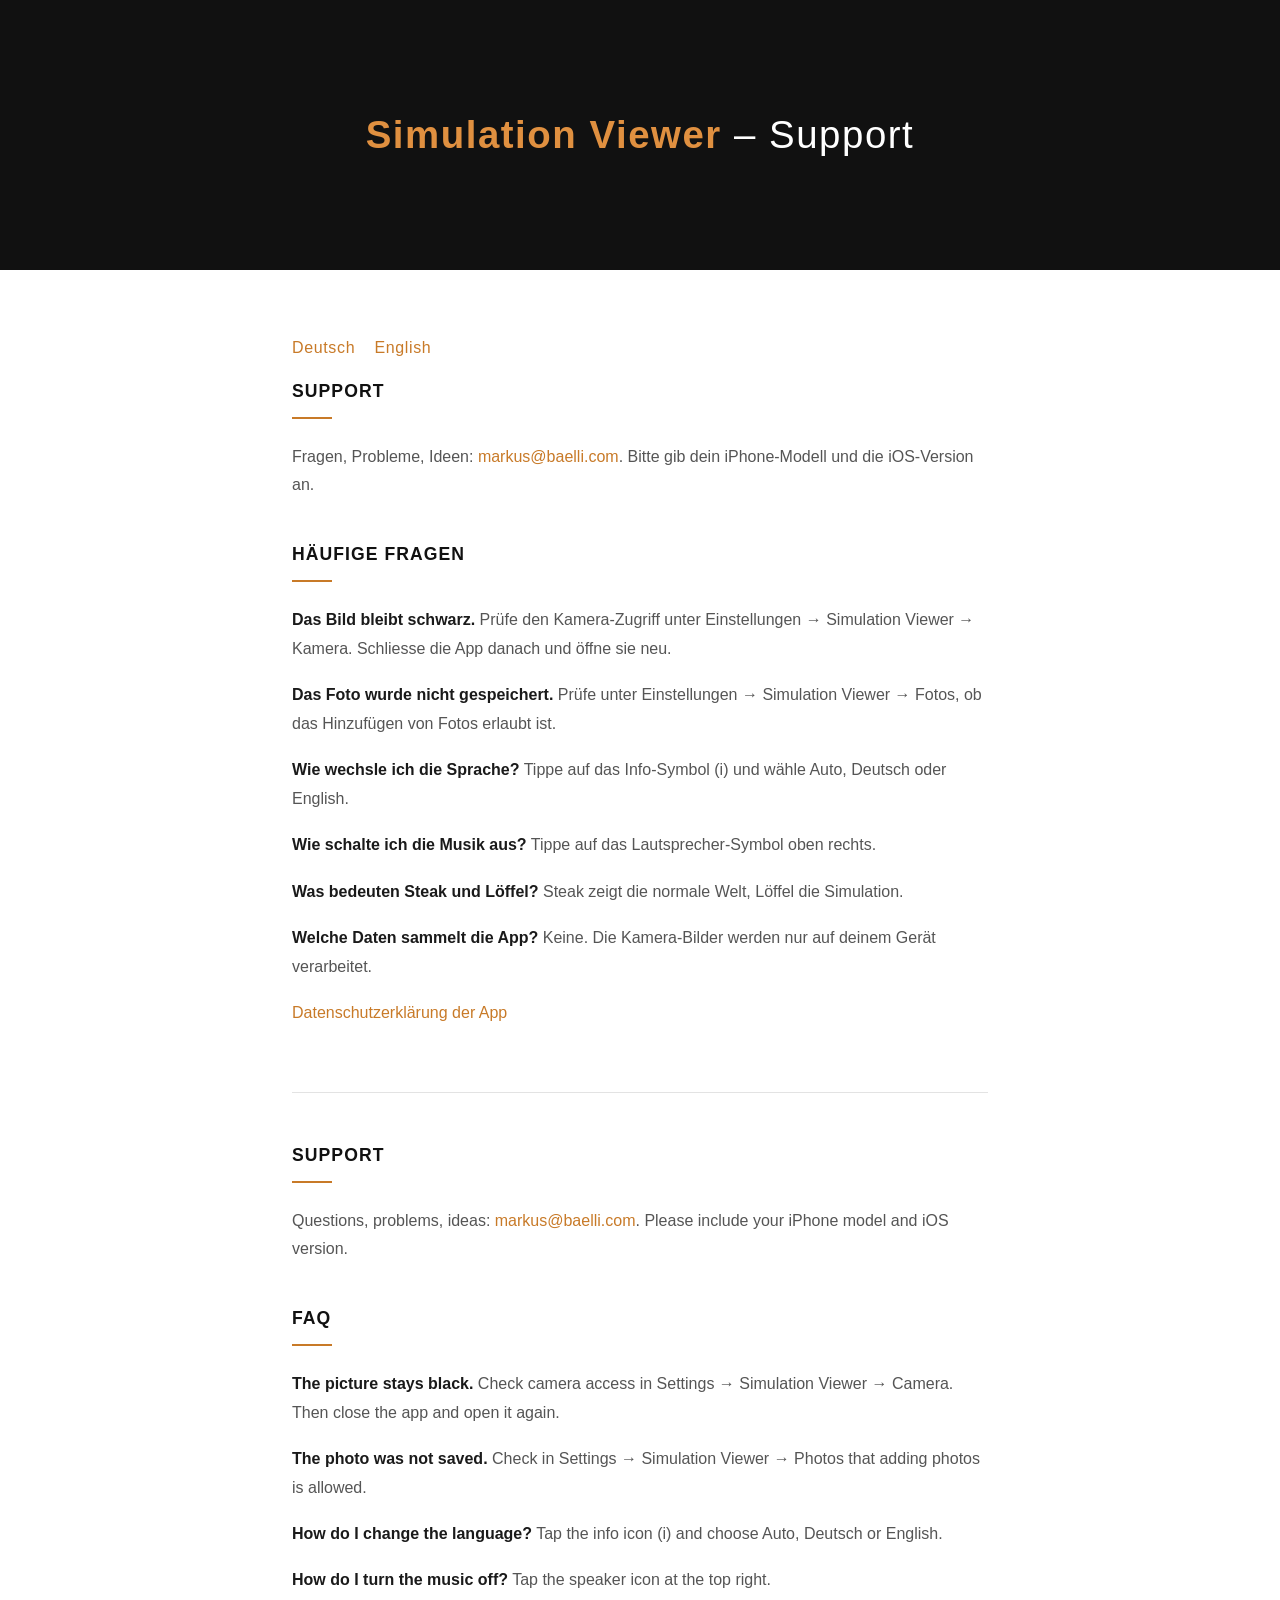
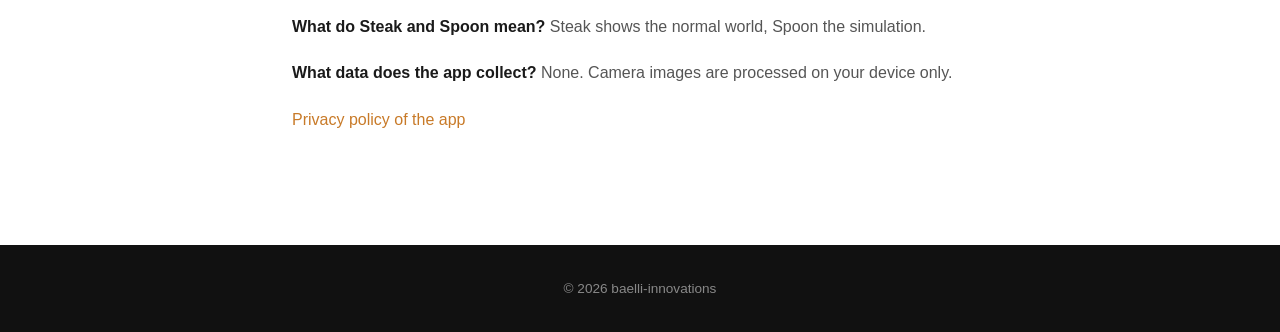
<file: simulation-viewer-support.html>
<!DOCTYPE html>
<html lang="de">
<head>
<meta charset="UTF-8">
<meta name="viewport" content="width=device-width, initial-scale=1.0">
<title>Simulation Viewer – Support | baelli-innovations</title>
<meta name="description" content="Simulation Viewer: Support, häufige Fragen und Kontakt / support, FAQ and contact.">
<meta name="robots" content="noindex, follow">
<link rel="stylesheet" href="style.css">
<style>
.legal-hero { height: 30vh; min-height: 200px; display: flex; align-items: center; justify-content: center; text-align: center; background: var(--black); padding: 0 1.5rem; }
.legal-hero h1 { font-size: clamp(1.6rem, 3vw, 2.4rem); font-weight: 300; color: var(--white); letter-spacing: 0.04em; }
.legal-hero h1 strong { color: var(--orange-light); font-weight: 700; }
.legal-content { max-width: 760px; margin: 0 auto; padding: 4rem 2rem 6rem; }
.legal-content h2 { font-size: 1.1rem; font-weight: 700; color: var(--black); margin: 2.5rem 0 0.5rem; text-transform: uppercase; letter-spacing: 0.06em; }
.legal-content p { color: var(--gray); font-size: 1rem; line-height: 1.8; margin-bottom: 0.9rem; }
.legal-content strong { color: var(--dark); }
.legal-content p, .legal-content li { overflow-wrap: anywhere; }
.legal-content a { color: var(--orange); text-decoration: none; }
.legal-content a:hover { color: var(--orange-light); }
.legal-divider { width: 40px; height: 2px; background: var(--orange); margin: 0.6rem 0 1.5rem; }
.lang-switch { margin-bottom: 2.5rem; font-size: 0.95rem; letter-spacing: 0.04em; }
.lang-switch a + a { margin-left: 1.2rem; }
.lang-block { scroll-margin-top: 90px; }
.lang-block + .lang-block { margin-top: 4rem; padding-top: 3rem; border-top: 1px solid #e3e3e3; }
.lang-block h2:first-child { margin-top: 0; }
.legal-content ul { list-style: none; padding: 0; }
.legal-content li { color: var(--gray); line-height: 1.8; margin-bottom: 1.1rem; }
.meta-note { margin-top: 4rem; font-size: 0.9rem; }
</style>
</head>
<body>

<div class="legal-hero">
<h1><strong>Simulation Viewer</strong> – Support</h1>
</div>

<div class="legal-content">
<p class="lang-switch"><a href="#de">Deutsch</a><a href="#en">English</a></p>
<div class="lang-block" id="de" lang="de">
<h2>Support</h2>
<div class="legal-divider"></div>
<p>Fragen, Probleme, Ideen: <a href="mailto:markus@baelli.com">markus@baelli.com</a>. Bitte gib dein iPhone-Modell und die iOS-Version an.</p>
<h2>Häufige Fragen</h2>
<div class="legal-divider"></div>
<ul>
<li><strong>Das Bild bleibt schwarz.</strong> Prüfe den Kamera-Zugriff unter Einstellungen → Simulation Viewer → Kamera. Schliesse die App danach und öffne sie neu.</li>
<li><strong>Das Foto wurde nicht gespeichert.</strong> Prüfe unter Einstellungen → Simulation Viewer → Fotos, ob das Hinzufügen von Fotos erlaubt ist.</li>
<li><strong>Wie wechsle ich die Sprache?</strong> Tippe auf das Info-Symbol (i) und wähle Auto, Deutsch oder English.</li>
<li><strong>Wie schalte ich die Musik aus?</strong> Tippe auf das Lautsprecher-Symbol oben rechts.</li>
<li><strong>Was bedeuten Steak und Löffel?</strong> Steak zeigt die normale Welt, Löffel die Simulation.</li>
<li><strong>Welche Daten sammelt die App?</strong> Keine. Die Kamera-Bilder werden nur auf deinem Gerät verarbeitet.</li>
</ul>
<p><a href="datenschutz-simulation-viewer.html">Datenschutzerklärung der App</a></p>
</div>
<div class="lang-block" id="en" lang="en">
<h2>Support</h2>
<div class="legal-divider"></div>
<p>Questions, problems, ideas: <a href="mailto:markus@baelli.com">markus@baelli.com</a>. Please include your iPhone model and iOS version.</p>
<h2>FAQ</h2>
<div class="legal-divider"></div>
<ul>
<li><strong>The picture stays black.</strong> Check camera access in Settings → Simulation Viewer → Camera. Then close the app and open it again.</li>
<li><strong>The photo was not saved.</strong> Check in Settings → Simulation Viewer → Photos that adding photos is allowed.</li>
<li><strong>How do I change the language?</strong> Tap the info icon (i) and choose Auto, Deutsch or English.</li>
<li><strong>How do I turn the music off?</strong> Tap the speaker icon at the top right.</li>
<li><strong>What do Steak and Spoon mean?</strong> Steak shows the normal world, Spoon the simulation.</li>
<li><strong>What data does the app collect?</strong> None. Camera images are processed on your device only.</li>
</ul>
<p><a href="datenschutz-simulation-viewer.html">Privacy policy of the app</a></p>
</div>
</div>

<footer>
<p>© 2026 baelli-innovations</p>
</footer>

</body>
</html>
</file>
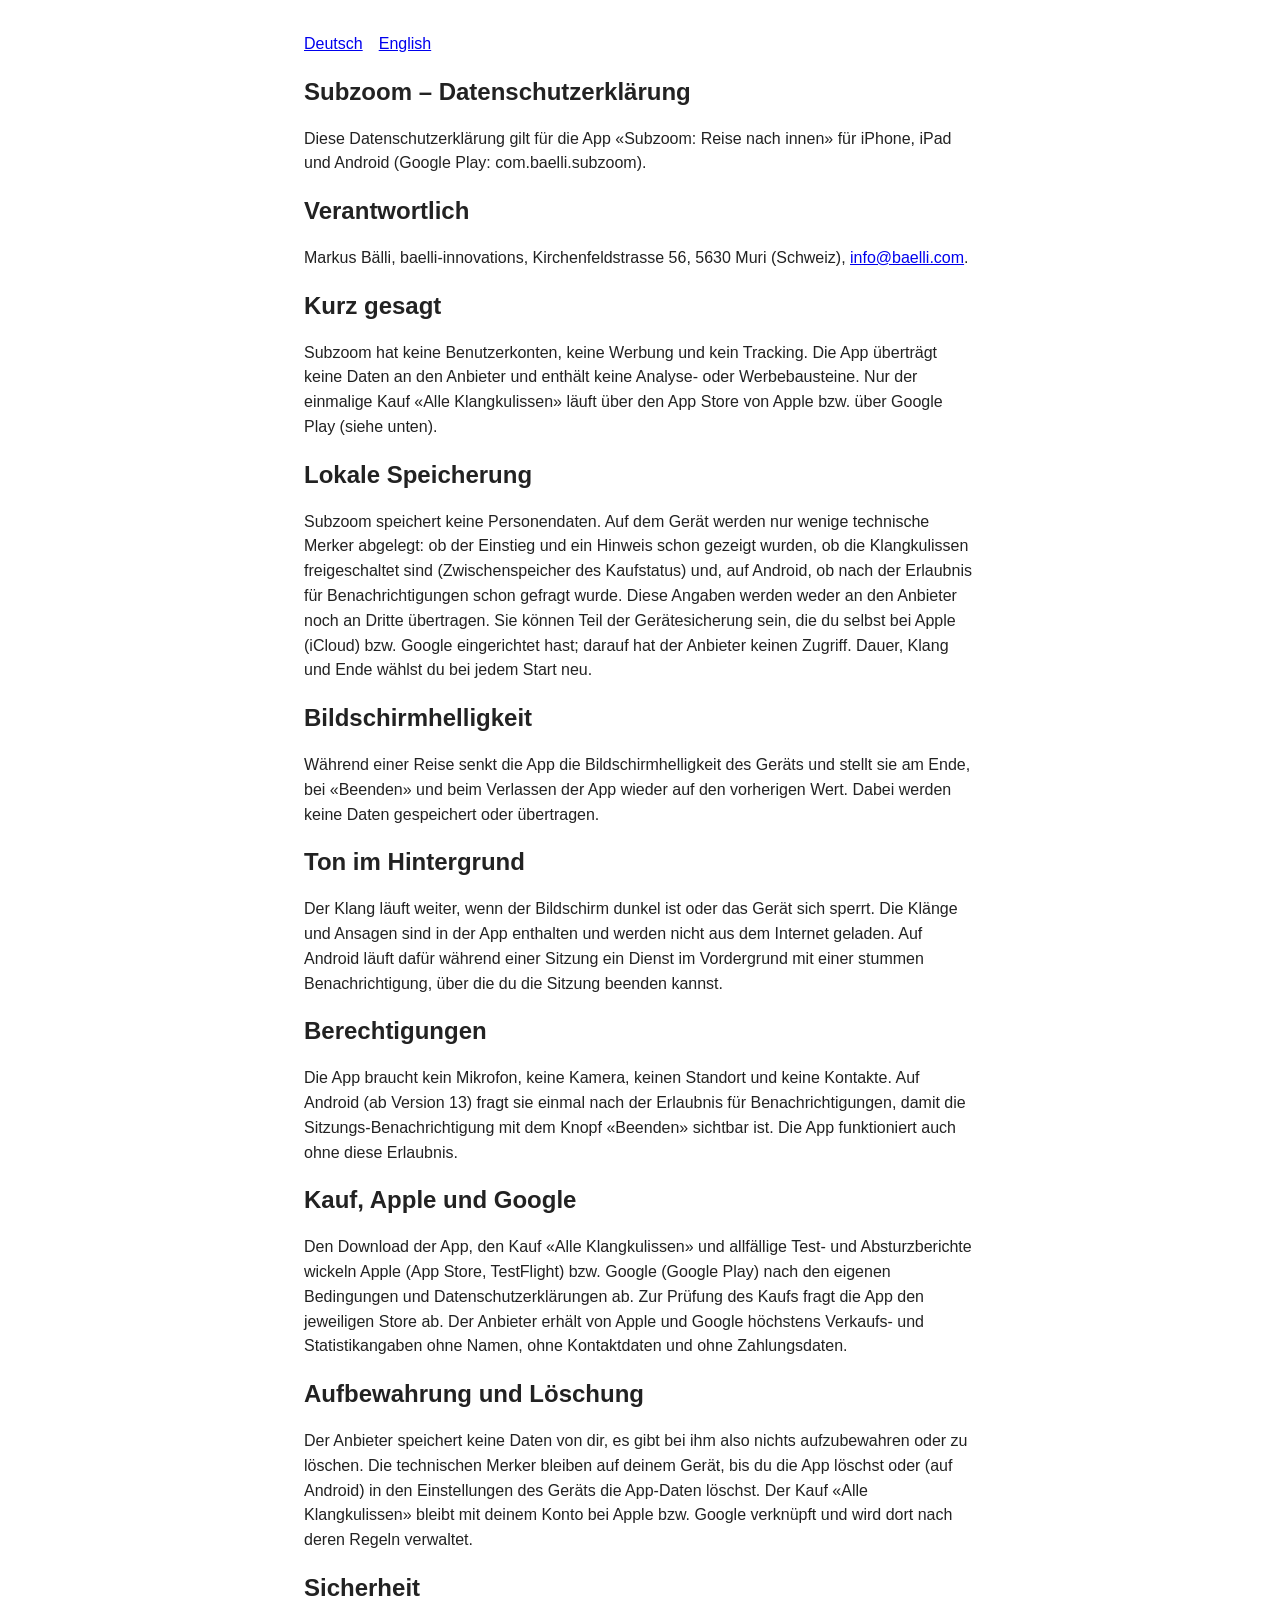
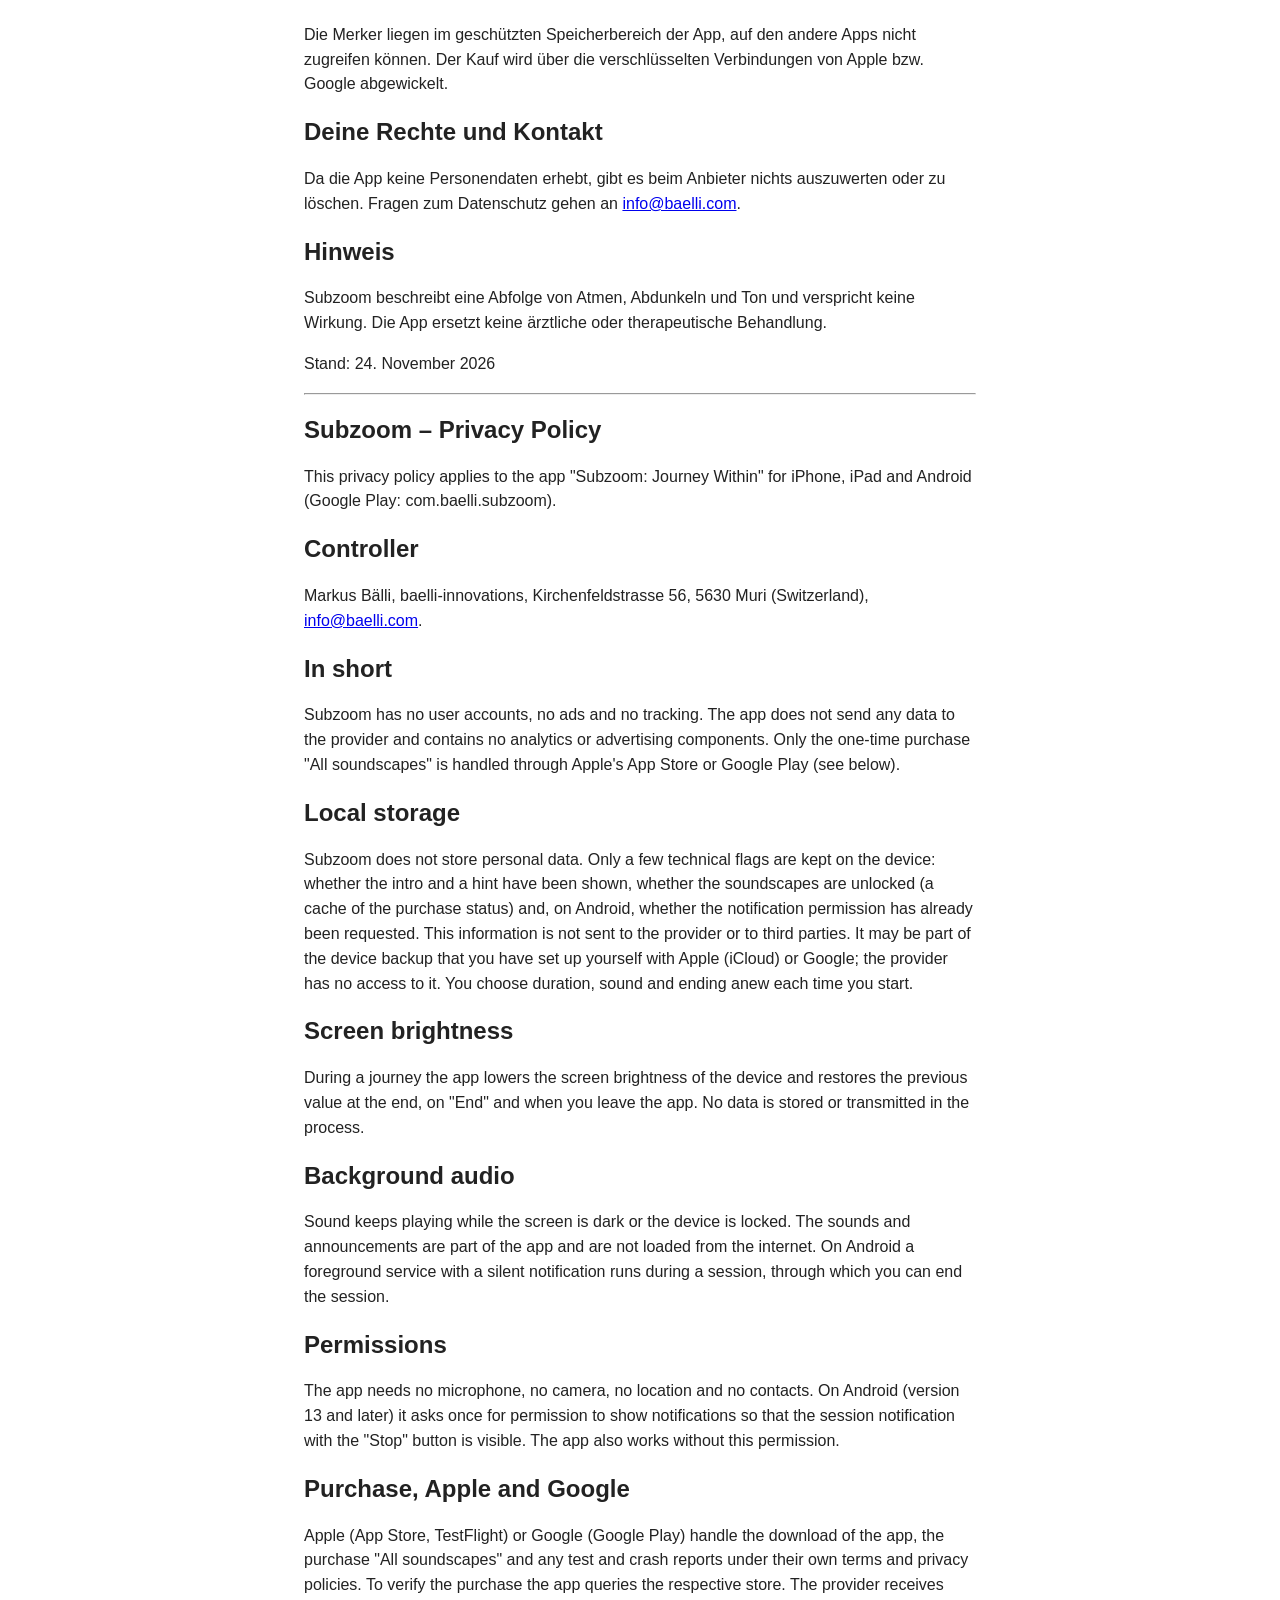
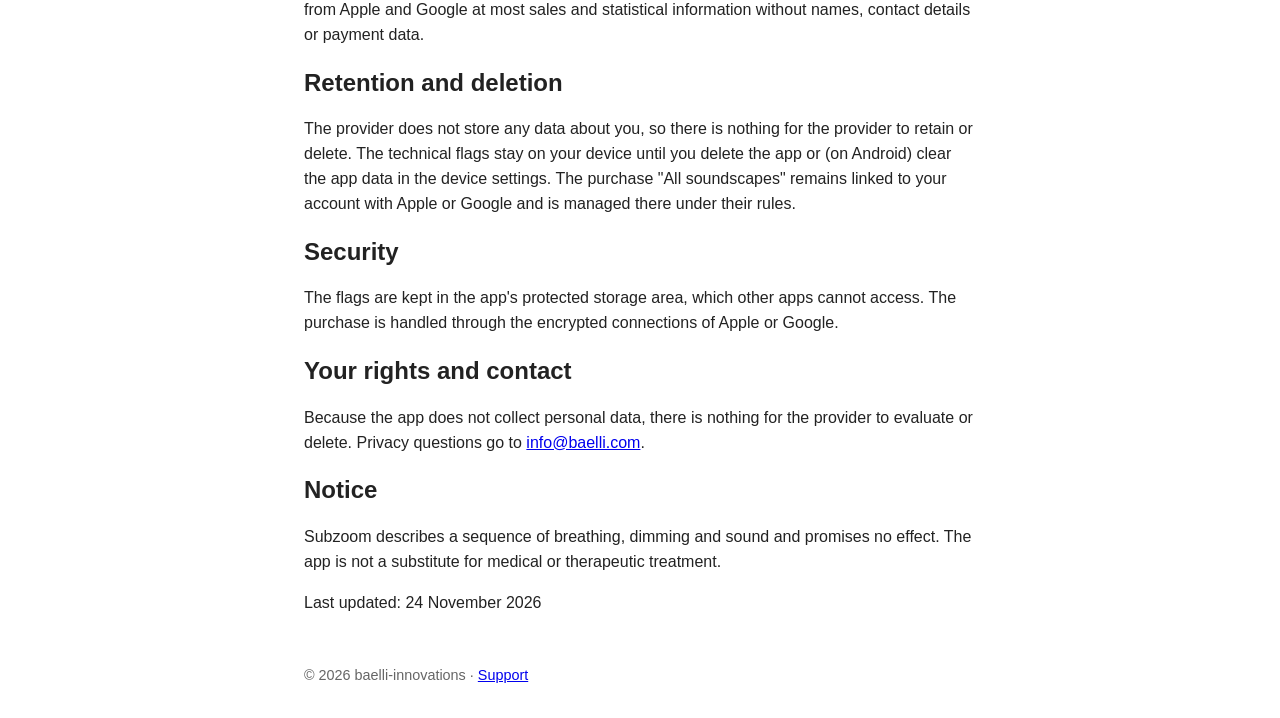
<file: subzoom-datenschutz.html>
<!DOCTYPE html>
<html lang="de">
<head>
<meta charset="utf-8">
<meta name="viewport" content="width=device-width, initial-scale=1.0">
<meta name="robots" content="noindex, follow">
<meta name="description" content="Subzoom, Datenschutzerklärung auf Deutsch und Englisch">
<title>Subzoom – Datenschutz / Privacy Policy | baelli-innovations</title>
<style>body{font-family:-apple-system,Helvetica,Arial,sans-serif;max-width:42rem;margin:2rem auto;padding:0 1rem;line-height:1.55;color:#222}h1,h2{line-height:1.25}nav a{margin-right:1rem}footer{margin-top:3rem;color:#666;font-size:.9rem}</style>
</head>
<body>
<nav><a href="#de">Deutsch</a><a href="#en">English</a></nav>

<section id="de">
<h1>Subzoom – Datenschutzerklärung</h1>
<p>Diese Datenschutzerklärung gilt für die App «Subzoom: Reise nach innen» für iPhone, iPad und Android (Google Play: com.baelli.subzoom).</p>

<h2>Verantwortlich</h2>
<p>Markus Bälli, baelli-innovations, Kirchenfeldstrasse 56, 5630 Muri (Schweiz), <a href="mailto:info@baelli.com">info@baelli.com</a>.</p>

<h2>Kurz gesagt</h2>
<p>Subzoom hat keine Benutzerkonten, keine Werbung und kein Tracking. Die App überträgt keine Daten an den Anbieter und enthält keine Analyse- oder Werbebausteine. Nur der einmalige Kauf «Alle Klangkulissen» läuft über den App Store von Apple bzw. über Google Play (siehe unten).</p>

<h2>Lokale Speicherung</h2>
<p>Subzoom speichert keine Personendaten. Auf dem Gerät werden nur wenige technische Merker abgelegt: ob der Einstieg und ein Hinweis schon gezeigt wurden, ob die Klangkulissen freigeschaltet sind (Zwischenspeicher des Kaufstatus) und, auf Android, ob nach der Erlaubnis für Benachrichtigungen schon gefragt wurde. Diese Angaben werden weder an den Anbieter noch an Dritte übertragen. Sie können Teil der Gerätesicherung sein, die du selbst bei Apple (iCloud) bzw. Google eingerichtet hast; darauf hat der Anbieter keinen Zugriff. Dauer, Klang und Ende wählst du bei jedem Start neu.</p>

<h2>Bildschirmhelligkeit</h2>
<p>Während einer Reise senkt die App die Bildschirmhelligkeit des Geräts und stellt sie am Ende, bei «Beenden» und beim Verlassen der App wieder auf den vorherigen Wert. Dabei werden keine Daten gespeichert oder übertragen.</p>

<h2>Ton im Hintergrund</h2>
<p>Der Klang läuft weiter, wenn der Bildschirm dunkel ist oder das Gerät sich sperrt. Die Klänge und Ansagen sind in der App enthalten und werden nicht aus dem Internet geladen. Auf Android läuft dafür während einer Sitzung ein Dienst im Vordergrund mit einer stummen Benachrichtigung, über die du die Sitzung beenden kannst.</p>

<h2>Berechtigungen</h2>
<p>Die App braucht kein Mikrofon, keine Kamera, keinen Standort und keine Kontakte. Auf Android (ab Version 13) fragt sie einmal nach der Erlaubnis für Benachrichtigungen, damit die Sitzungs-Benachrichtigung mit dem Knopf «Beenden» sichtbar ist. Die App funktioniert auch ohne diese Erlaubnis.</p>

<h2>Kauf, Apple und Google</h2>
<p>Den Download der App, den Kauf «Alle Klangkulissen» und allfällige Test- und Absturzberichte wickeln Apple (App Store, TestFlight) bzw. Google (Google Play) nach den eigenen Bedingungen und Datenschutzerklärungen ab. Zur Prüfung des Kaufs fragt die App den jeweiligen Store ab. Der Anbieter erhält von Apple und Google höchstens Verkaufs- und Statistikangaben ohne Namen, ohne Kontaktdaten und ohne Zahlungsdaten.</p>

<h2>Aufbewahrung und Löschung</h2>
<p>Der Anbieter speichert keine Daten von dir, es gibt bei ihm also nichts aufzubewahren oder zu löschen. Die technischen Merker bleiben auf deinem Gerät, bis du die App löschst oder (auf Android) in den Einstellungen des Geräts die App-Daten löschst. Der Kauf «Alle Klangkulissen» bleibt mit deinem Konto bei Apple bzw. Google verknüpft und wird dort nach deren Regeln verwaltet.</p>

<h2>Sicherheit</h2>
<p>Die Merker liegen im geschützten Speicherbereich der App, auf den andere Apps nicht zugreifen können. Der Kauf wird über die verschlüsselten Verbindungen von Apple bzw. Google abgewickelt.</p>

<h2>Deine Rechte und Kontakt</h2>
<p>Da die App keine Personendaten erhebt, gibt es beim Anbieter nichts auszuwerten oder zu löschen. Fragen zum Datenschutz gehen an <a href="mailto:info@baelli.com">info@baelli.com</a>.</p>

<h2>Hinweis</h2>
<p>Subzoom beschreibt eine Abfolge von Atmen, Abdunkeln und Ton und verspricht keine Wirkung. Die App ersetzt keine ärztliche oder therapeutische Behandlung.</p>

<p>Stand: 24. November 2026</p>
</section>

<hr>

<section id="en">
<h1>Subzoom – Privacy Policy</h1>
<p>This privacy policy applies to the app "Subzoom: Journey Within" for iPhone, iPad and Android (Google Play: com.baelli.subzoom).</p>

<h2>Controller</h2>
<p>Markus Bälli, baelli-innovations, Kirchenfeldstrasse 56, 5630 Muri (Switzerland), <a href="mailto:info@baelli.com">info@baelli.com</a>.</p>

<h2>In short</h2>
<p>Subzoom has no user accounts, no ads and no tracking. The app does not send any data to the provider and contains no analytics or advertising components. Only the one-time purchase "All soundscapes" is handled through Apple's App Store or Google Play (see below).</p>

<h2>Local storage</h2>
<p>Subzoom does not store personal data. Only a few technical flags are kept on the device: whether the intro and a hint have been shown, whether the soundscapes are unlocked (a cache of the purchase status) and, on Android, whether the notification permission has already been requested. This information is not sent to the provider or to third parties. It may be part of the device backup that you have set up yourself with Apple (iCloud) or Google; the provider has no access to it. You choose duration, sound and ending anew each time you start.</p>

<h2>Screen brightness</h2>
<p>During a journey the app lowers the screen brightness of the device and restores the previous value at the end, on "End" and when you leave the app. No data is stored or transmitted in the process.</p>

<h2>Background audio</h2>
<p>Sound keeps playing while the screen is dark or the device is locked. The sounds and announcements are part of the app and are not loaded from the internet. On Android a foreground service with a silent notification runs during a session, through which you can end the session.</p>

<h2>Permissions</h2>
<p>The app needs no microphone, no camera, no location and no contacts. On Android (version 13 and later) it asks once for permission to show notifications so that the session notification with the "Stop" button is visible. The app also works without this permission.</p>

<h2>Purchase, Apple and Google</h2>
<p>Apple (App Store, TestFlight) or Google (Google Play) handle the download of the app, the purchase "All soundscapes" and any test and crash reports under their own terms and privacy policies. To verify the purchase the app queries the respective store. The provider receives from Apple and Google at most sales and statistical information without names, contact details or payment data.</p>

<h2>Retention and deletion</h2>
<p>The provider does not store any data about you, so there is nothing for the provider to retain or delete. The technical flags stay on your device until you delete the app or (on Android) clear the app data in the device settings. The purchase "All soundscapes" remains linked to your account with Apple or Google and is managed there under their rules.</p>

<h2>Security</h2>
<p>The flags are kept in the app's protected storage area, which other apps cannot access. The purchase is handled through the encrypted connections of Apple or Google.</p>

<h2>Your rights and contact</h2>
<p>Because the app does not collect personal data, there is nothing for the provider to evaluate or delete. Privacy questions go to <a href="mailto:info@baelli.com">info@baelli.com</a>.</p>

<h2>Notice</h2>
<p>Subzoom describes a sequence of breathing, dimming and sound and promises no effect. The app is not a substitute for medical or therapeutic treatment.</p>

<p>Last updated: 24 November 2026</p>
</section>

<footer>© 2026 baelli-innovations · <a href="subzoom-support.html">Support</a></footer>
</body>
</html>
</file>
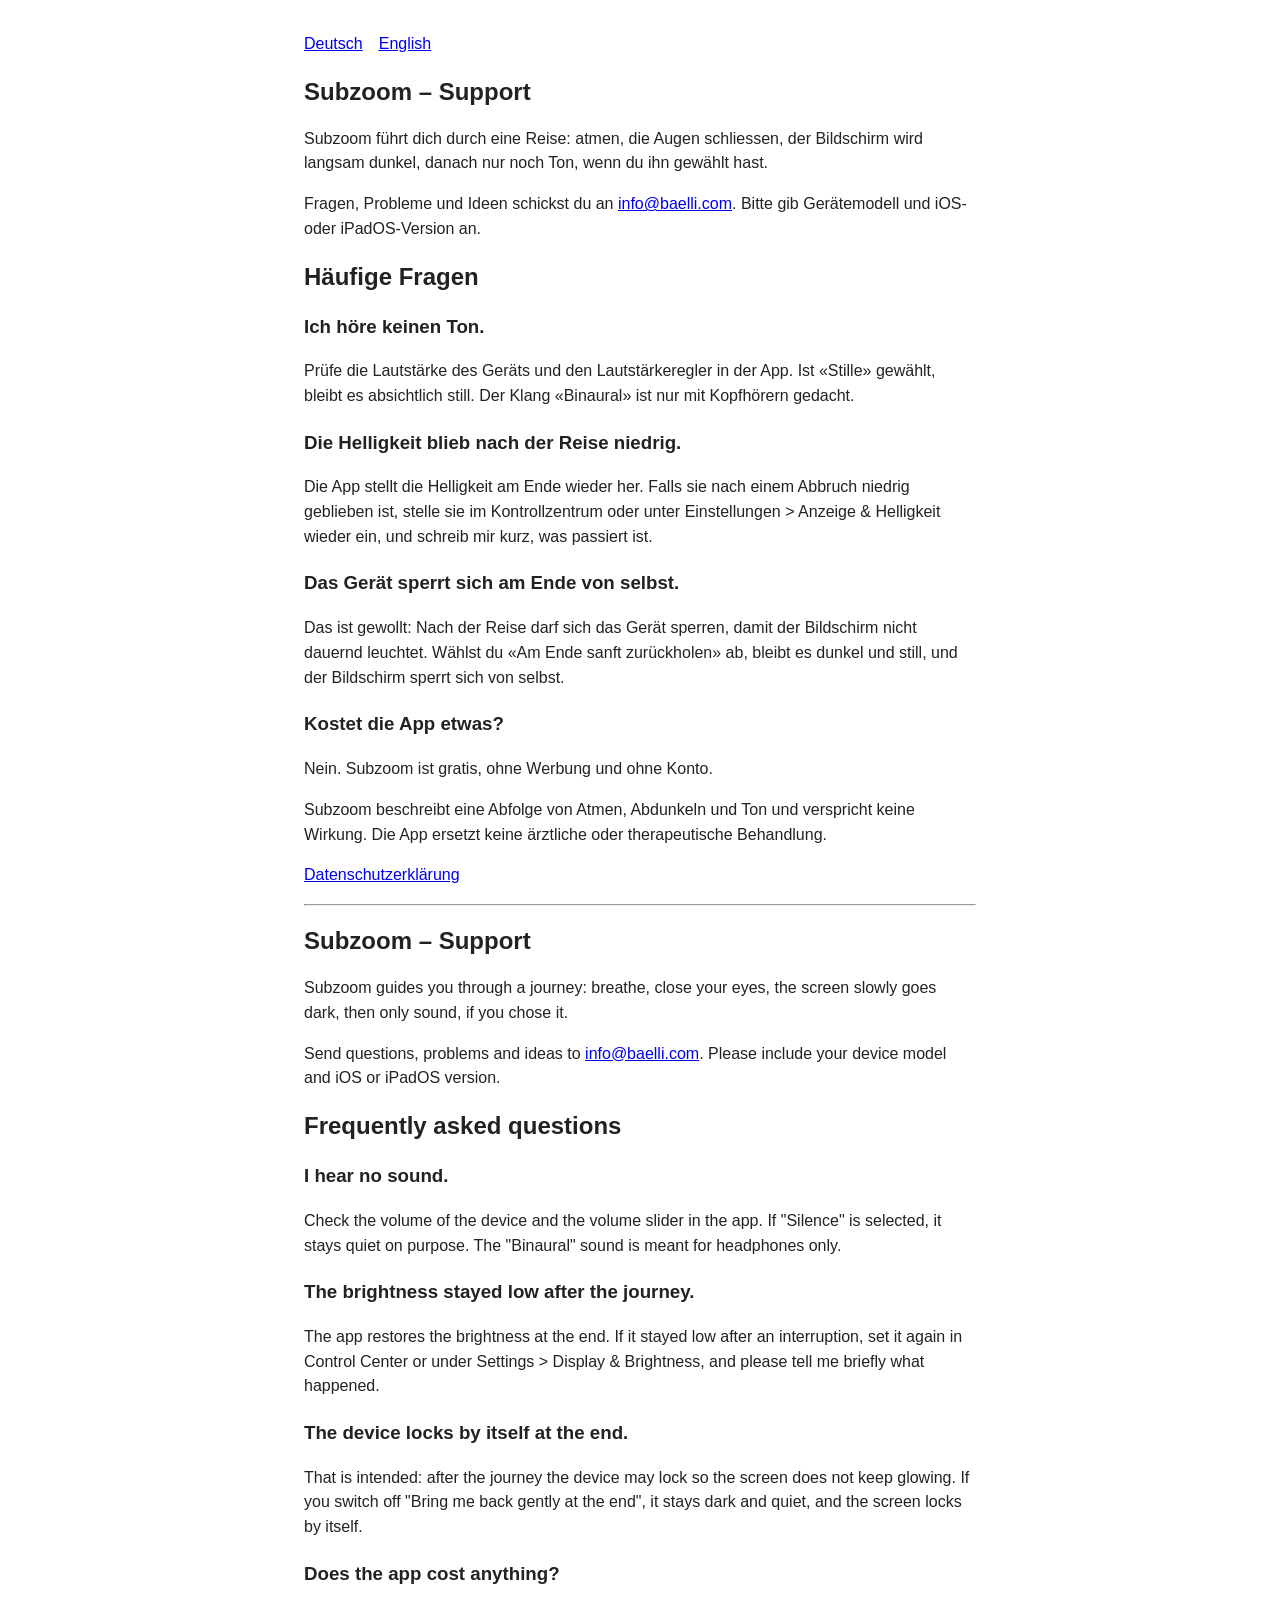
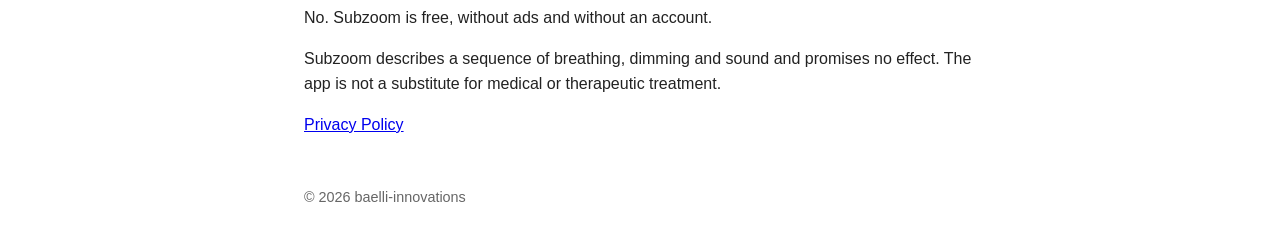
<file: subzoom-support.html>
<!DOCTYPE html>
<html lang="de">
<head>
<meta charset="utf-8">
<meta name="viewport" content="width=device-width, initial-scale=1.0">
<meta name="robots" content="noindex, follow">
<meta name="description" content="Subzoom, Support auf Deutsch und Englisch">
<title>Subzoom – Support | baelli-innovations</title>
<style>body{font-family:-apple-system,Helvetica,Arial,sans-serif;max-width:42rem;margin:2rem auto;padding:0 1rem;line-height:1.55;color:#222}h1,h2{line-height:1.25}nav a{margin-right:1rem}footer{margin-top:3rem;color:#666;font-size:.9rem}</style>
</head>
<body>
<nav><a href="#de">Deutsch</a><a href="#en">English</a></nav>

<section id="de">
<h1>Subzoom – Support</h1>
<p>Subzoom führt dich durch eine Reise: atmen, die Augen schliessen, der Bildschirm wird langsam dunkel, danach nur noch Ton, wenn du ihn gewählt hast.</p>
<p>Fragen, Probleme und Ideen schickst du an <a href="mailto:info@baelli.com">info@baelli.com</a>. Bitte gib Gerätemodell und iOS- oder iPadOS-Version an.</p>

<h2>Häufige Fragen</h2>

<h3>Ich höre keinen Ton.</h3>
<p>Prüfe die Lautstärke des Geräts und den Lautstärkeregler in der App. Ist «Stille» gewählt, bleibt es absichtlich still. Der Klang «Binaural» ist nur mit Kopfhörern gedacht.</p>

<h3>Die Helligkeit blieb nach der Reise niedrig.</h3>
<p>Die App stellt die Helligkeit am Ende wieder her. Falls sie nach einem Abbruch niedrig geblieben ist, stelle sie im Kontrollzentrum oder unter Einstellungen &gt; Anzeige &amp; Helligkeit wieder ein, und schreib mir kurz, was passiert ist.</p>

<h3>Das Gerät sperrt sich am Ende von selbst.</h3>
<p>Das ist gewollt: Nach der Reise darf sich das Gerät sperren, damit der Bildschirm nicht dauernd leuchtet. Wählst du «Am Ende sanft zurückholen» ab, bleibt es dunkel und still, und der Bildschirm sperrt sich von selbst.</p>

<h3>Kostet die App etwas?</h3>
<p>Nein. Subzoom ist gratis, ohne Werbung und ohne Konto.</p>

<p>Subzoom beschreibt eine Abfolge von Atmen, Abdunkeln und Ton und verspricht keine Wirkung. Die App ersetzt keine ärztliche oder therapeutische Behandlung.</p>

<p><a href="subzoom-datenschutz.html#de">Datenschutzerklärung</a></p>
</section>

<hr>

<section id="en">
<h1>Subzoom – Support</h1>
<p>Subzoom guides you through a journey: breathe, close your eyes, the screen slowly goes dark, then only sound, if you chose it.</p>
<p>Send questions, problems and ideas to <a href="mailto:info@baelli.com">info@baelli.com</a>. Please include your device model and iOS or iPadOS version.</p>

<h2>Frequently asked questions</h2>

<h3>I hear no sound.</h3>
<p>Check the volume of the device and the volume slider in the app. If "Silence" is selected, it stays quiet on purpose. The "Binaural" sound is meant for headphones only.</p>

<h3>The brightness stayed low after the journey.</h3>
<p>The app restores the brightness at the end. If it stayed low after an interruption, set it again in Control Center or under Settings &gt; Display &amp; Brightness, and please tell me briefly what happened.</p>

<h3>The device locks by itself at the end.</h3>
<p>That is intended: after the journey the device may lock so the screen does not keep glowing. If you switch off "Bring me back gently at the end", it stays dark and quiet, and the screen locks by itself.</p>

<h3>Does the app cost anything?</h3>
<p>No. Subzoom is free, without ads and without an account.</p>

<p>Subzoom describes a sequence of breathing, dimming and sound and promises no effect. The app is not a substitute for medical or therapeutic treatment.</p>

<p><a href="subzoom-datenschutz.html#en">Privacy Policy</a></p>
</section>

<footer>© 2026 baelli-innovations</footer>
</body>
</html>
</file>
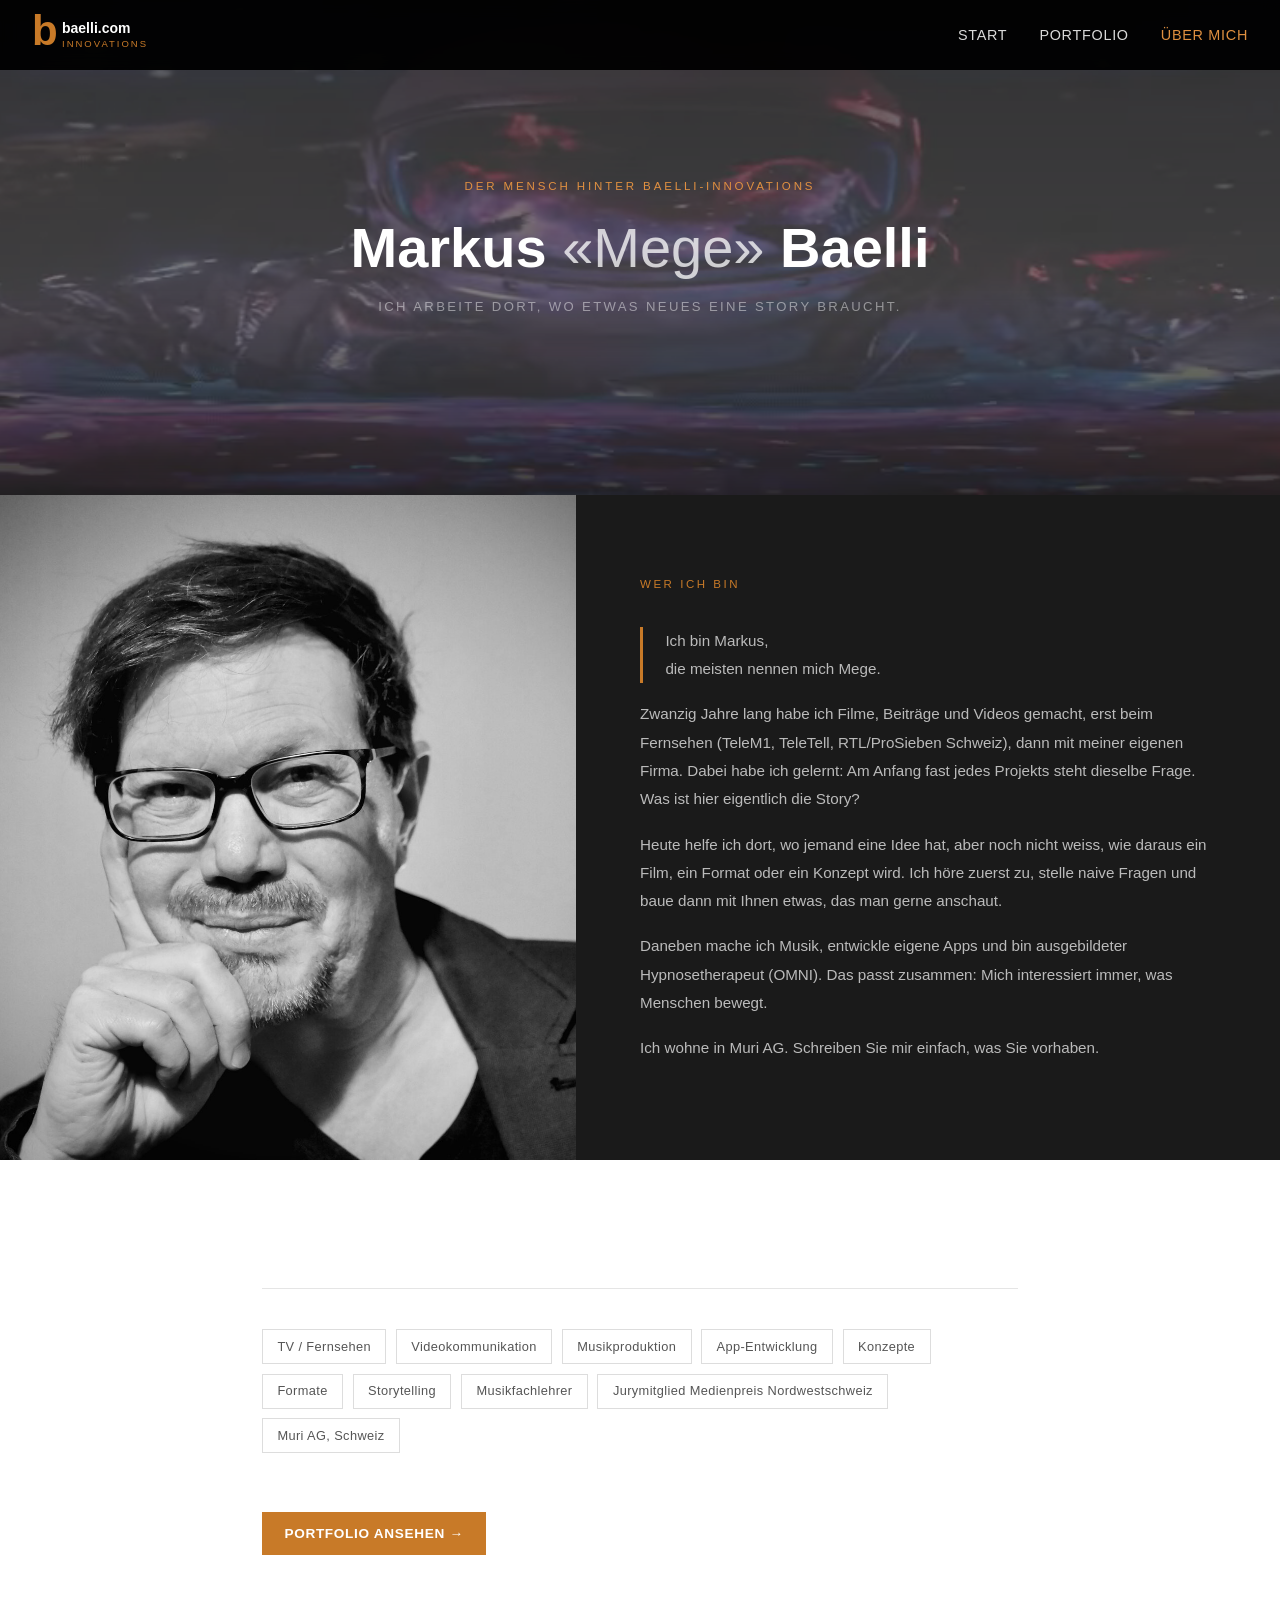
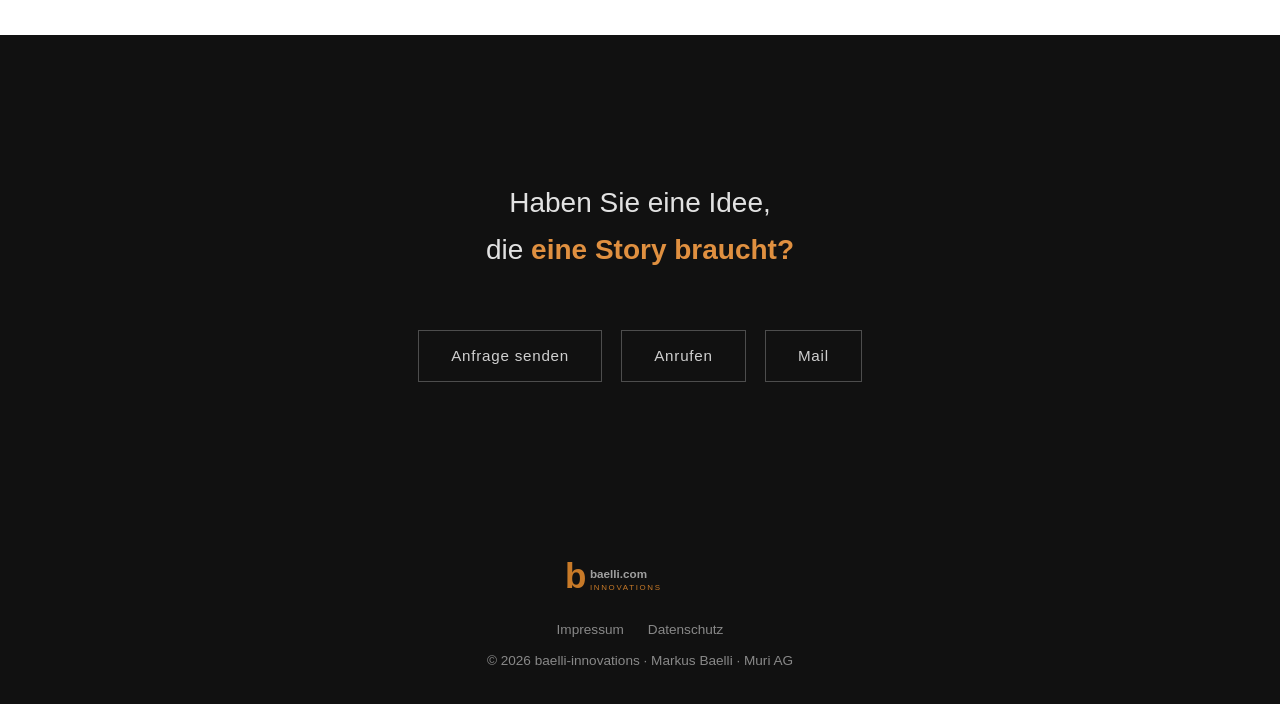
<file: ueber-mich.html>
<!DOCTYPE html>
<html lang="de">
<head>
  <meta charset="UTF-8">
  <meta name="viewport" content="width=device-width, initial-scale=1.0">
  <title>Über mich – Markus Baelli | baelli.com Innovations</title>
  <meta name="description" content="Markus Baelli aus Muri AG – Storyteller, Konzepter, Medienproduzent und zertifizierter Hypnosetherapeut (OMNI). Kreativität, Erfahrung und Wirkung seit über 20 Jahren.">
  <link rel="stylesheet" href="style.css">
  <style>
    .page-hero {
      position: relative;
      height: 55vh;
      min-height: 340px;
      display: flex;
      align-items: center;
      justify-content: center;
      text-align: center;
      overflow: hidden;
    }
    .page-hero .hero-bg {
      position: absolute;
      inset: 0;
      width: 100%;
      height: 100%;
      object-fit: cover;
      border: 0;
      background: url('images/background-poster.jpg') center / cover no-repeat;
    }
    @media (prefers-reduced-motion: reduce) {
      .page-hero .hero-bg { display: none; }
      .page-hero { background: url('images/background-poster.jpg') center / cover no-repeat; }
    }
    .page-hero .hero-overlay {
      position: absolute;
      inset: 0;
      background: linear-gradient(to bottom, rgba(0,0,0,0.6) 0%, rgba(0,0,0,0.5) 60%, rgba(0,0,0,0.75) 100%);
    }
    .page-hero-content {
      position: relative;
      z-index: 2;
      color: #fff;
      padding: 2rem;
    }
    .page-eyebrow {
      font-size: 0.72rem;
      letter-spacing: 0.25em;
      text-transform: uppercase;
      color: var(--orange-light);
      margin-bottom: 1.2rem;
    }
    .page-title {
      font-size: clamp(2rem, 5vw, 3.5rem);
      font-weight: 700;
      line-height: 1.15;
      color: #fff;
    }
    .page-title span { font-weight: 300; color: rgba(255,255,255,0.75); }
    .page-subtitle {
      margin-top: 1rem;
      font-size: 0.82rem;
      letter-spacing: 0.18em;
      text-transform: uppercase;
      color: rgba(255,255,255,0.45);
      font-weight: 300;
    }

    /* ===== EDITORIAL PHOTO SPLIT ===== */
    .editorial-split {
      display: grid;
      grid-template-columns: 45% 55%;
      min-height: 70vh;
    }
    .editorial-photo {
      position: relative;
      overflow: hidden;
    }
    .editorial-photo img {
      width: 100%;
      height: 100%;
      object-fit: cover;
      object-position: top center;
      display: block;
      filter: grayscale(20%);
    }
    .editorial-text {
      background: var(--dark);
      color: #fff;
      padding: 5rem 4rem;
      display: flex;
      flex-direction: column;
      justify-content: center;
    }
    .section-eyebrow {
      font-size: 0.72rem;
      letter-spacing: 0.22em;
      text-transform: uppercase;
      color: var(--orange);
      margin-bottom: 2rem;
      display: block;
    }
    .about-highlight {
      font-size: clamp(1.15rem, 1.8vw, 1.4rem);
      font-weight: 300;
      line-height: 1.65;
      color: #fff;
      border-left: 3px solid var(--orange);
      padding-left: 1.4rem;
      margin-bottom: 1.8rem;
    }
    .editorial-text p {
      font-size: 0.95rem;
      color: rgba(255,255,255,0.7);
      line-height: 1.85;
      margin-bottom: 1.1rem;
    }

    /* ===== BODY ===== */
    .about-body {
      max-width: 820px;
      margin: 0 auto;
      padding: 5rem 2rem;
    }
    .about-body p {
      font-size: 1rem;
      color: var(--gray);
      line-height: 1.85;
      margin-bottom: 1.3rem;
    }
    .about-tags {
      display: flex;
      flex-wrap: wrap;
      gap: 0.6rem;
      margin: 3rem 0 2.5rem;
      padding-top: 2.5rem;
      border-top: 1px solid #e5e5e5;
    }
    .about-tags span {
      background: transparent;
      border: 1px solid #ddd;
      padding: 0.35rem 0.9rem;
      font-size: 0.8rem;
      color: var(--gray);
      letter-spacing: 0.03em;
    }

    /* ===== INVITATION ===== */
    .invitation {
      background: var(--black);
      color: #fff;
      padding: 9rem 2rem;
      text-align: center;
    }
    .invitation-text {
      max-width: 680px;
      margin: 0 auto 3.5rem;
      font-size: clamp(1.2rem, 2.2vw, 1.75rem);
      font-weight: 300;
      line-height: 1.7;
      color: rgba(255,255,255,0.88);
    }
    .invitation-text strong { color: var(--orange-light); font-weight: 600; }
    .contact-row { display: flex; justify-content: center; gap: 1.2rem; flex-wrap: wrap; }
    .contact-row a {
      color: rgba(255,255,255,0.8);
      text-decoration: none;
      font-size: 0.95rem;
      padding: 0.75rem 2rem;
      border: 1px solid rgba(255,255,255,0.25);
      letter-spacing: 0.05em;
      transition: all 0.2s;
    }
    .contact-row a:hover { border-color: var(--orange); color: var(--orange); }

    .fade-in { opacity: 0; transform: translateY(24px); transition: opacity 0.8s ease, transform 0.8s ease; }
    .fade-in.visible { opacity: 1; transform: translateY(0); }

    @media (max-width: 768px) {
      .editorial-split { grid-template-columns: 1fr; }
      .editorial-photo { height: 50vh; }
      .editorial-text { padding: 3rem 2rem; }
    }
  </style>
  <meta name="google-site-verification" content="P6n1_zVhU4MIwN9poVW1xoypxf4h9SmWYmA_CE-PF7g">
  <meta name="robots" content="index, follow">
  <link rel="canonical" href="https://baelli.com/ueber-mich.html">
  <meta property="og:type" content="website">
  <meta property="og:title" content="Über mich – Markus Baelli | baelli.com Innovations">
  <meta property="og:description" content="Markus Baelli aus Muri AG – Storyteller, Konzepter, Medienproduzent und zertifizierter Hypnosetherapeut (OMNI). Kreativität, Erfahrung und Wirkung seit über 20 Jahren.">
  <meta property="og:url" content="https://baelli.com/ueber-mich.html">
  <meta property="og:image" content="https://baelli.com/images/markus-baelli-portrait.jpg">
  <meta property="og:locale" content="de_CH">
  <meta property="og:site_name" content="baelli.com Innovations">
  <meta name="twitter:card" content="summary_large_image">
  <meta name="twitter:title" content="Über mich – Markus Baelli | baelli.com Innovations">
  <meta name="twitter:description" content="Markus Baelli aus Muri AG – Storyteller, Konzepter, Medienproduzent und zertifizierter Hypnosetherapeut (OMNI). Kreativität, Erfahrung und Wirkung seit über 20 Jahren.">
  <meta name="twitter:image" content="https://baelli.com/images/markus-baelli-portrait.jpg">
  <script type="application/ld+json">
  {
    "@context": "https://schema.org",
    "@type": "AboutPage",
    "name": "Über mich – Markus Baelli",
    "url": "https://baelli.com/ueber-mich.html",
    "mainEntity": {
      "@type": "Person",
      "name": "Markus Baelli"
    }
  }
  </script>
</head>
<body>

  <nav id="navbar" class="scrolled">
    <a href="index.html" class="nav-logo" aria-label="baelli.com Innovations">
      <svg width="180" height="44" viewBox="0 0 180 44" xmlns="http://www.w3.org/2000/svg">
        <text x="0" y="36" font-family="'Helvetica Neue', Arial, sans-serif" font-weight="900" font-size="42" fill="#C87A28">b</text>
        <text x="30" y="24" font-family="'Helvetica Neue', Arial, sans-serif" font-weight="700" font-size="14" fill="#ffffff">baelli.com</text>
        <text x="30" y="38" font-family="'Helvetica Neue', Arial, sans-serif" font-weight="400" font-size="9.5" letter-spacing="2" fill="#C87A28">INNOVATIONS</text>
      </svg>
    </a>
    <div class="nav-toggle" onclick="toggleNav()"><span></span><span></span><span></span></div>
    <ul class="nav-links" id="navLinks">
      <li><a href="index.html">Start</a></li>
      <li><a href="portfolio.html">Portfolio</a></li>
      <li><a href="ueber-mich.html" class="active">Über mich</a></li>
    </ul>
  </nav>

  <section class="page-hero">
    <video class="hero-bg" autoplay muted loop playsinline preload="metadata"
           poster="images/background-poster.jpg" aria-hidden="true">
      <source src="images/background.webm" type="video/webm">
      <source src="images/background.mp4" type="video/mp4">
    </video>
    <div class="hero-overlay"></div>
    <div class="page-hero-content">
      <p class="page-eyebrow">Der Mensch hinter baelli-innovations</p>
      <h1 class="page-title">Markus <span>«Mege»</span> Baelli</h1>
      <p class="page-subtitle">Ich arbeite dort, wo etwas Neues eine Story braucht.</p>
    </div>
  </section>

  <!-- EDITORIAL SPLIT: Foto links, Text rechts -->
  <div class="editorial-split">
    <div class="editorial-photo">
      <img src="images/markus-baelli-portrait.jpg"
           alt="Markus Baelli" loading="lazy" width="1600" height="1308">
    </div>
    <div class="editorial-text fade-in">
      <span class="section-eyebrow">Wer ich bin</span>
      <p class="about-highlight">Ich bin Markus,<br>die meisten nennen mich Mege.</p>
      <p>Zwanzig Jahre lang habe ich Filme, Beiträge und Videos gemacht, erst beim Fernsehen (TeleM1, TeleTell, RTL/ProSieben Schweiz), dann mit meiner eigenen Firma. Dabei habe ich gelernt: Am Anfang fast jedes Projekts steht dieselbe Frage. Was ist hier eigentlich die Story?</p>
      <p>Heute helfe ich dort, wo jemand eine Idee hat, aber noch nicht weiss, wie daraus ein Film, ein Format oder ein Konzept wird. Ich höre zuerst zu, stelle naive Fragen und baue dann mit Ihnen etwas, das man gerne anschaut.</p>
      <p>Daneben mache ich Musik, entwickle eigene Apps und bin ausgebildeter Hypnosetherapeut (OMNI). Das passt zusammen: Mich interessiert immer, was Menschen bewegt.</p>
      <p>Ich wohne in Muri AG. Schreiben Sie mir einfach, was Sie vorhaben.</p>
    </div>
  </div>

  <!-- BODY TEXT -->
  <div class="about-body">

    <div class="about-tags fade-in">
      <span>TV / Fernsehen</span>
      <span>Videokommunikation</span>
      <span>Musikproduktion</span>
      <span>App-Entwicklung</span>
      <span>Konzepte</span>
      <span>Formate</span>
      <span>Storytelling</span>
      <span>Musikfachlehrer</span>
      <span>Jurymitglied Medienpreis Nordwestschweiz</span>
      <span>Muri AG, Schweiz</span>
    </div>

    <div class="fade-in">
      <a href="portfolio.html" class="btn">Portfolio ansehen →</a>
    </div>
  </div>

  <section class="invitation">
    <p class="invitation-text fade-in">
      Haben Sie eine Idee,<br>
      die <strong>eine Story braucht?</strong>
    </p>
    <div class="contact-row fade-in">
      <a href="index.html#kontakt">Anfrage senden</a>
      <a href="tel:+41565351543">Anrufen</a>
      <a href="mailto:info@baelli.com">Mail</a>
    </div>
  </section>

  <footer>
    <div class="footer-logo">
      <svg width="150" height="37" viewBox="0 0 180 44" xmlns="http://www.w3.org/2000/svg">
        <text x="0" y="36" font-family="'Helvetica Neue', Arial, sans-serif" font-weight="900" font-size="42" fill="#C87A28">b</text>
        <text x="30" y="24" font-family="'Helvetica Neue', Arial, sans-serif" font-weight="700" font-size="14" fill="rgba(255,255,255,0.6)">baelli.com</text>
        <text x="30" y="38" font-family="'Helvetica Neue', Arial, sans-serif" font-weight="400" font-size="9.5" letter-spacing="2" fill="#C87A28">INNOVATIONS</text>
      </svg>
    </div>
    <div class="footer-links">
      <a href="impressum.html">Impressum</a>
      <a href="datenschutz.html">Datenschutz</a>
    </div>
    <p>© 2026 baelli-innovations · Markus Baelli · Muri AG</p>
  </footer>

  <script>
    function toggleNav() { document.getElementById('navLinks').classList.toggle('open'); }
    const observer = new IntersectionObserver((entries) => {
      entries.forEach(e => { if (e.isIntersecting) e.target.classList.add('visible'); });
    }, { threshold: 0.12 });
    document.querySelectorAll('.fade-in').forEach(el => observer.observe(el));
  </script>
</body>
</html>
</file>
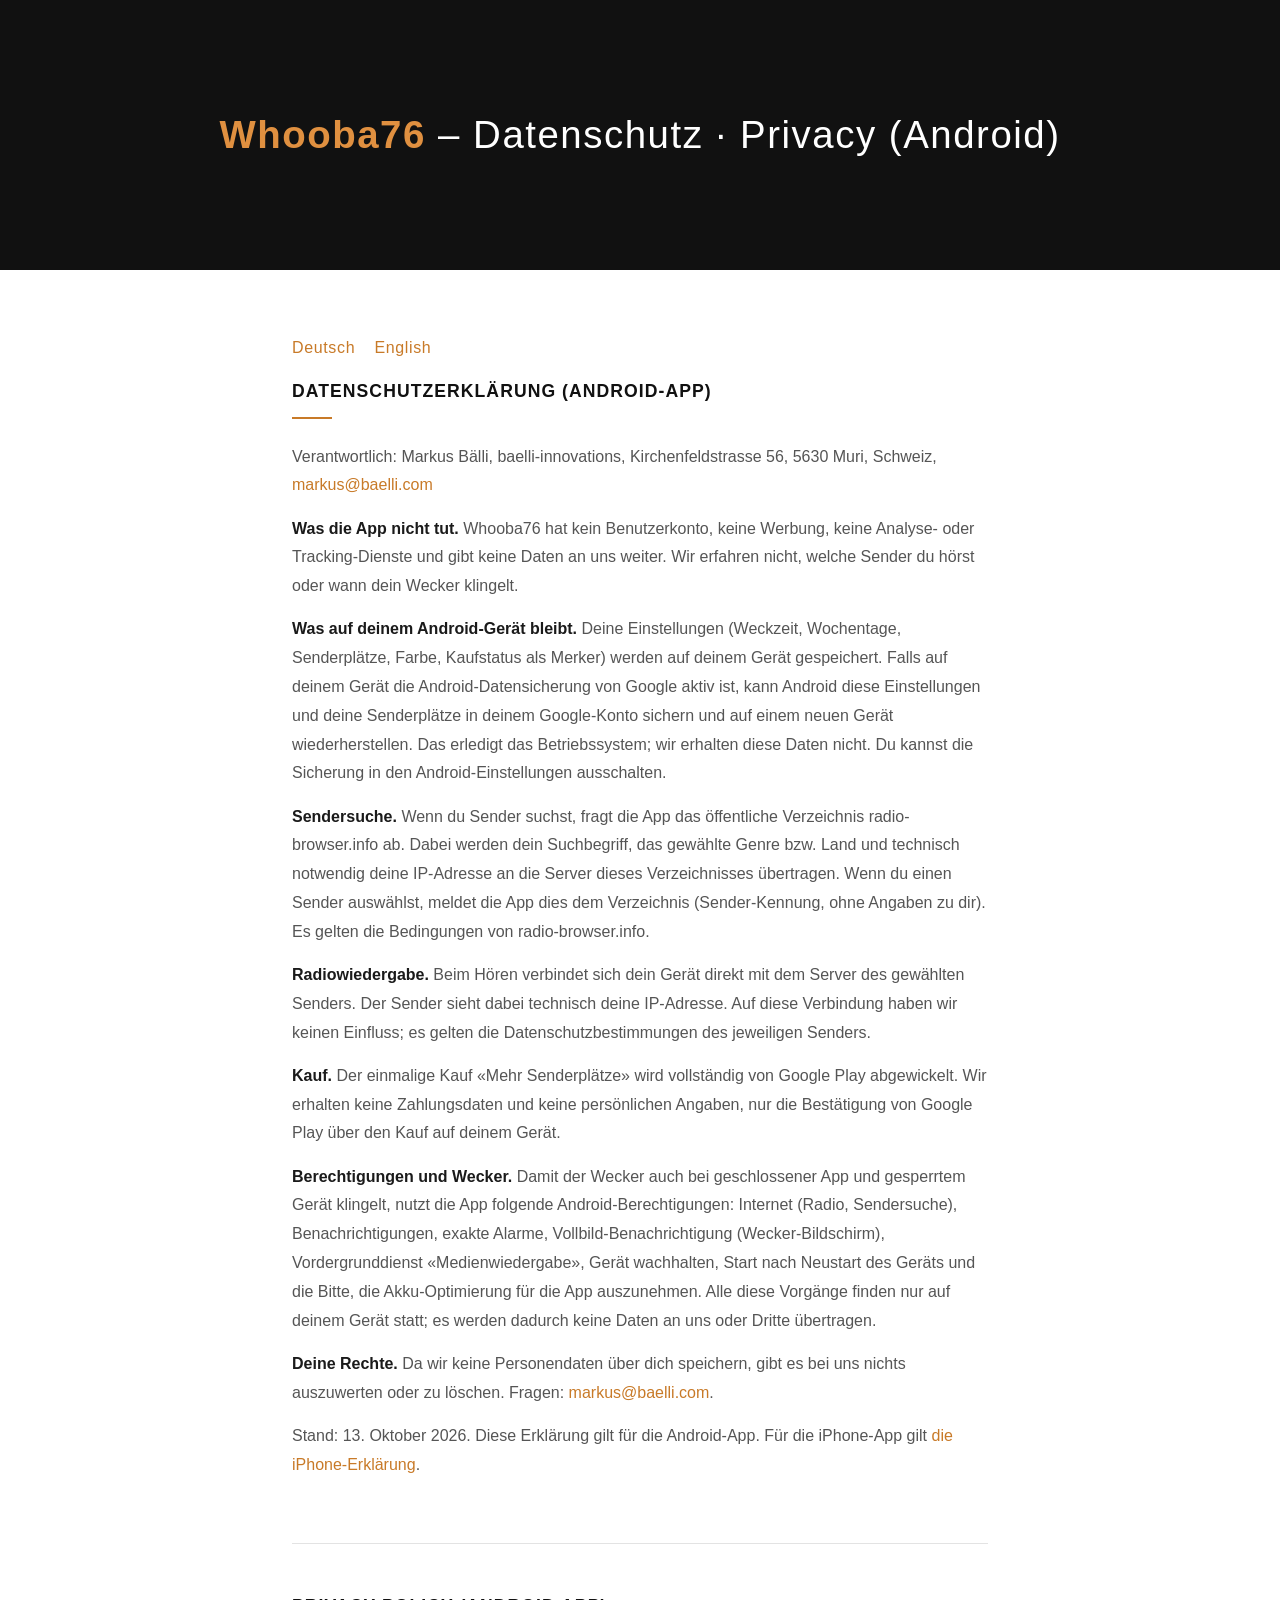
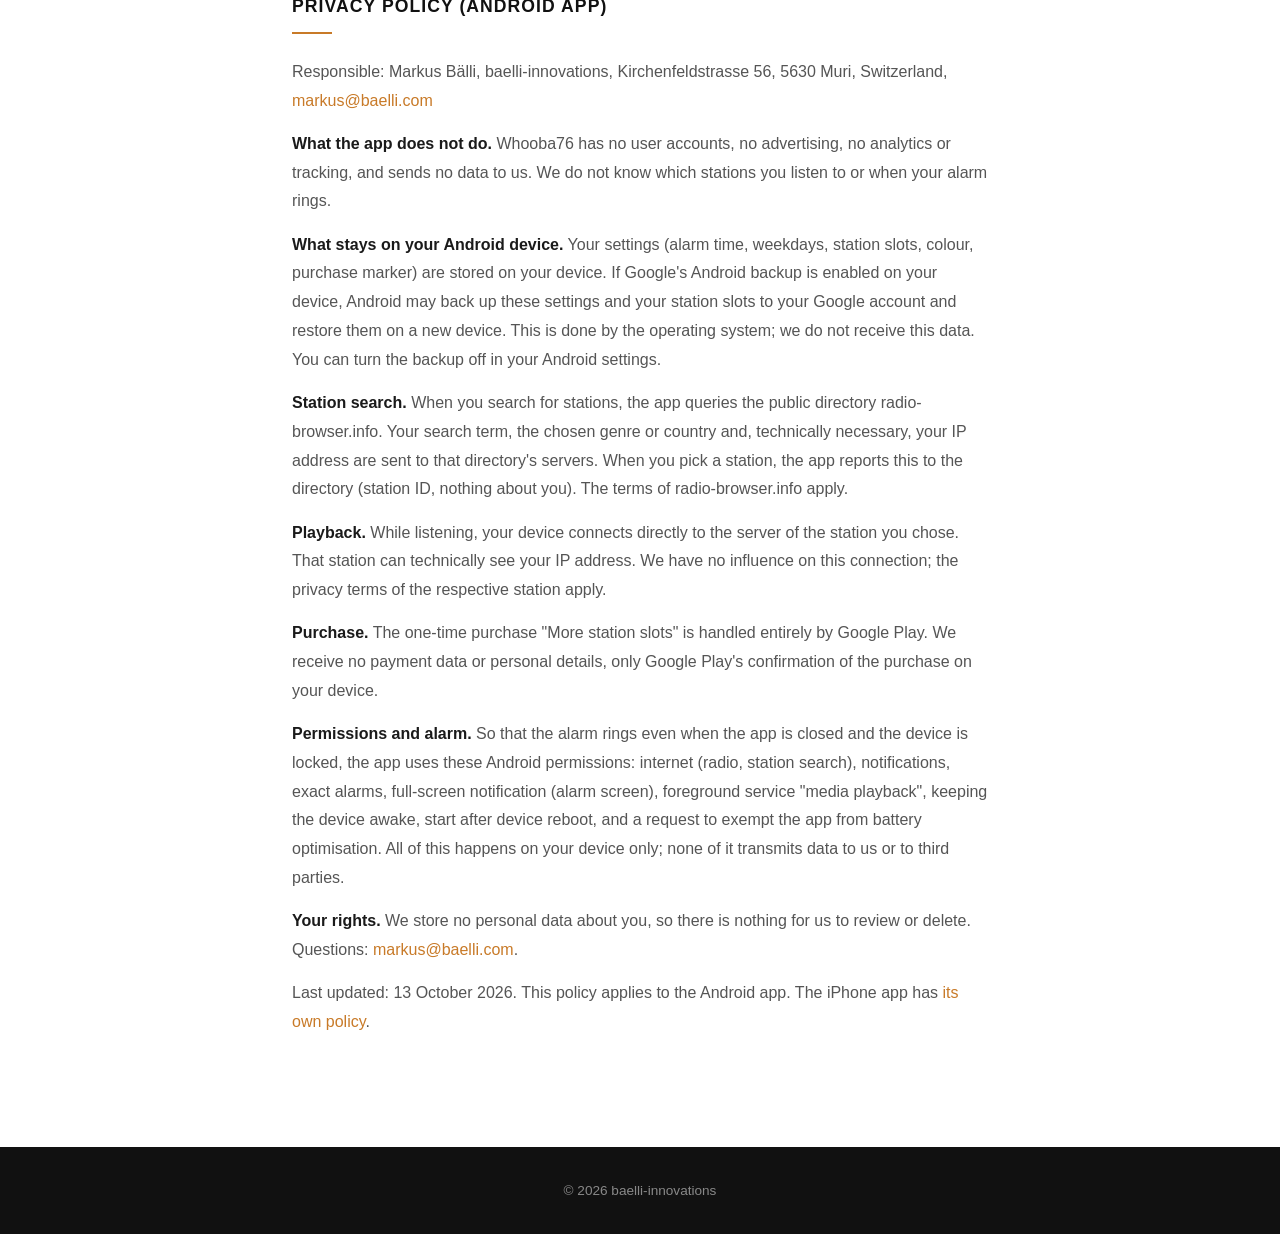
<file: whooba76-datenschutz-android.html>
<!DOCTYPE html>
<html lang="de">
<head>
<meta charset="UTF-8">
<meta name="viewport" content="width=device-width, initial-scale=1.0">
<title>Whooba76 Android – Datenschutz / Privacy Policy | baelli-innovations</title>
<meta name="description" content="Whooba76 – Retro Clock Radio (Android): Datenschutzerklärung (Deutsch) und Privacy Policy (English).">
<meta name="robots" content="noindex, follow">
<link rel="stylesheet" href="style.css">
<style>
.legal-hero { height: 30vh; min-height: 200px; display: flex; align-items: center; justify-content: center; text-align: center; background: var(--black); padding: 0 1.5rem; }
.legal-hero h1 { font-size: clamp(1.6rem, 3vw, 2.4rem); font-weight: 300; color: var(--white); letter-spacing: 0.04em; }
.legal-hero h1 strong { color: var(--orange-light); font-weight: 700; }
.legal-content { max-width: 760px; margin: 0 auto; padding: 4rem 2rem 6rem; }
.legal-content h2 { font-size: 1.1rem; font-weight: 700; color: var(--black); margin: 2.5rem 0 0.5rem; text-transform: uppercase; letter-spacing: 0.06em; }
.legal-content p { color: var(--gray); font-size: 1rem; line-height: 1.8; margin-bottom: 0.9rem; }
.legal-content strong { color: var(--dark); }
.legal-content p, .legal-content li { overflow-wrap: anywhere; }
.legal-content a { color: var(--orange); text-decoration: none; }
.legal-content a:hover { color: var(--orange-light); }
.legal-divider { width: 40px; height: 2px; background: var(--orange); margin: 0.6rem 0 1.5rem; }
.lang-switch { margin-bottom: 2.5rem; font-size: 0.95rem; letter-spacing: 0.04em; }
.lang-switch a + a { margin-left: 1.2rem; }
.lang-block { scroll-margin-top: 90px; }
.lang-block + .lang-block { margin-top: 4rem; padding-top: 3rem; border-top: 1px solid #e3e3e3; }
.lang-block h2:first-child { margin-top: 0; }
.legal-content ul { list-style: none; padding: 0; }
.legal-content li { color: var(--gray); line-height: 1.8; margin-bottom: 1.1rem; }
.meta-note { margin-top: 4rem; font-size: 0.9rem; }
</style>
</head>
<body>

<div class="legal-hero">
<h1><strong>Whooba76</strong> – Datenschutz · Privacy (Android)</h1>
</div>

<div class="legal-content">
<p class="lang-switch"><a href="#de">Deutsch</a><a href="#en">English</a></p>
<div class="lang-block" id="de" lang="de">
<h2>Datenschutzerklärung (Android-App)</h2>
<div class="legal-divider"></div>
<p>Verantwortlich: Markus Bälli, baelli-innovations, Kirchenfeldstrasse 56, 5630 Muri, Schweiz, <a href="mailto:markus@baelli.com">markus@baelli.com</a></p>
<p><strong>Was die App nicht tut.</strong> Whooba76 hat kein Benutzerkonto, keine Werbung, keine Analyse- oder Tracking-Dienste und gibt keine Daten an uns weiter. Wir erfahren nicht, welche Sender du hörst oder wann dein Wecker klingelt.</p>
<p><strong>Was auf deinem Android-Gerät bleibt.</strong> Deine Einstellungen (Weckzeit, Wochentage, Senderplätze, Farbe, Kaufstatus als Merker) werden auf deinem Gerät gespeichert. Falls auf deinem Gerät die Android-Datensicherung von Google aktiv ist, kann Android diese Einstellungen und deine Senderplätze in deinem Google-Konto sichern und auf einem neuen Gerät wiederherstellen. Das erledigt das Betriebssystem; wir erhalten diese Daten nicht. Du kannst die Sicherung in den Android-Einstellungen ausschalten.</p>
<p><strong>Sendersuche.</strong> Wenn du Sender suchst, fragt die App das öffentliche Verzeichnis radio-browser.info ab. Dabei werden dein Suchbegriff, das gewählte Genre bzw. Land und technisch notwendig deine IP-Adresse an die Server dieses Verzeichnisses übertragen. Wenn du einen Sender auswählst, meldet die App dies dem Verzeichnis (Sender-Kennung, ohne Angaben zu dir). Es gelten die Bedingungen von radio-browser.info.</p>
<p><strong>Radiowiedergabe.</strong> Beim Hören verbindet sich dein Gerät direkt mit dem Server des gewählten Senders. Der Sender sieht dabei technisch deine IP-Adresse. Auf diese Verbindung haben wir keinen Einfluss; es gelten die Datenschutzbestimmungen des jeweiligen Senders.</p>
<p><strong>Kauf.</strong> Der einmalige Kauf «Mehr Senderplätze» wird vollständig von Google Play abgewickelt. Wir erhalten keine Zahlungsdaten und keine persönlichen Angaben, nur die Bestätigung von Google Play über den Kauf auf deinem Gerät.</p>
<p><strong>Berechtigungen und Wecker.</strong> Damit der Wecker auch bei geschlossener App und gesperrtem Gerät klingelt, nutzt die App folgende Android-Berechtigungen: Internet (Radio, Sendersuche), Benachrichtigungen, exakte Alarme, Vollbild-Benachrichtigung (Wecker-Bildschirm), Vordergrunddienst «Medienwiedergabe», Gerät wachhalten, Start nach Neustart des Geräts und die Bitte, die Akku-Optimierung für die App auszunehmen. Alle diese Vorgänge finden nur auf deinem Gerät statt; es werden dadurch keine Daten an uns oder Dritte übertragen.</p>
<p><strong>Deine Rechte.</strong> Da wir keine Personendaten über dich speichern, gibt es bei uns nichts auszuwerten oder zu löschen. Fragen: <a href="mailto:markus@baelli.com">markus@baelli.com</a>.</p>
<p>Stand: 13. Oktober 2026. Diese Erklärung gilt für die Android-App. Für die iPhone-App gilt <a href="whooba76-datenschutz.html#de">die iPhone-Erklärung</a>.</p>
</div>
<div class="lang-block" id="en" lang="en">
<h2>Privacy Policy (Android app)</h2>
<div class="legal-divider"></div>
<p>Responsible: Markus Bälli, baelli-innovations, Kirchenfeldstrasse 56, 5630 Muri, Switzerland, <a href="mailto:markus@baelli.com">markus@baelli.com</a></p>
<p><strong>What the app does not do.</strong> Whooba76 has no user accounts, no advertising, no analytics or tracking, and sends no data to us. We do not know which stations you listen to or when your alarm rings.</p>
<p><strong>What stays on your Android device.</strong> Your settings (alarm time, weekdays, station slots, colour, purchase marker) are stored on your device. If Google's Android backup is enabled on your device, Android may back up these settings and your station slots to your Google account and restore them on a new device. This is done by the operating system; we do not receive this data. You can turn the backup off in your Android settings.</p>
<p><strong>Station search.</strong> When you search for stations, the app queries the public directory radio-browser.info. Your search term, the chosen genre or country and, technically necessary, your IP address are sent to that directory's servers. When you pick a station, the app reports this to the directory (station ID, nothing about you). The terms of radio-browser.info apply.</p>
<p><strong>Playback.</strong> While listening, your device connects directly to the server of the station you chose. That station can technically see your IP address. We have no influence on this connection; the privacy terms of the respective station apply.</p>
<p><strong>Purchase.</strong> The one-time purchase "More station slots" is handled entirely by Google Play. We receive no payment data or personal details, only Google Play's confirmation of the purchase on your device.</p>
<p><strong>Permissions and alarm.</strong> So that the alarm rings even when the app is closed and the device is locked, the app uses these Android permissions: internet (radio, station search), notifications, exact alarms, full-screen notification (alarm screen), foreground service "media playback", keeping the device awake, start after device reboot, and a request to exempt the app from battery optimisation. All of this happens on your device only; none of it transmits data to us or to third parties.</p>
<p><strong>Your rights.</strong> We store no personal data about you, so there is nothing for us to review or delete. Questions: <a href="mailto:markus@baelli.com">markus@baelli.com</a>.</p>
<p>Last updated: 13 October 2026. This policy applies to the Android app. The iPhone app has <a href="whooba76-datenschutz.html#en">its own policy</a>.</p>
</div>
</div>

<footer>
<p>© 2026 baelli-innovations</p>
</footer>

</body>
</html>
</file>
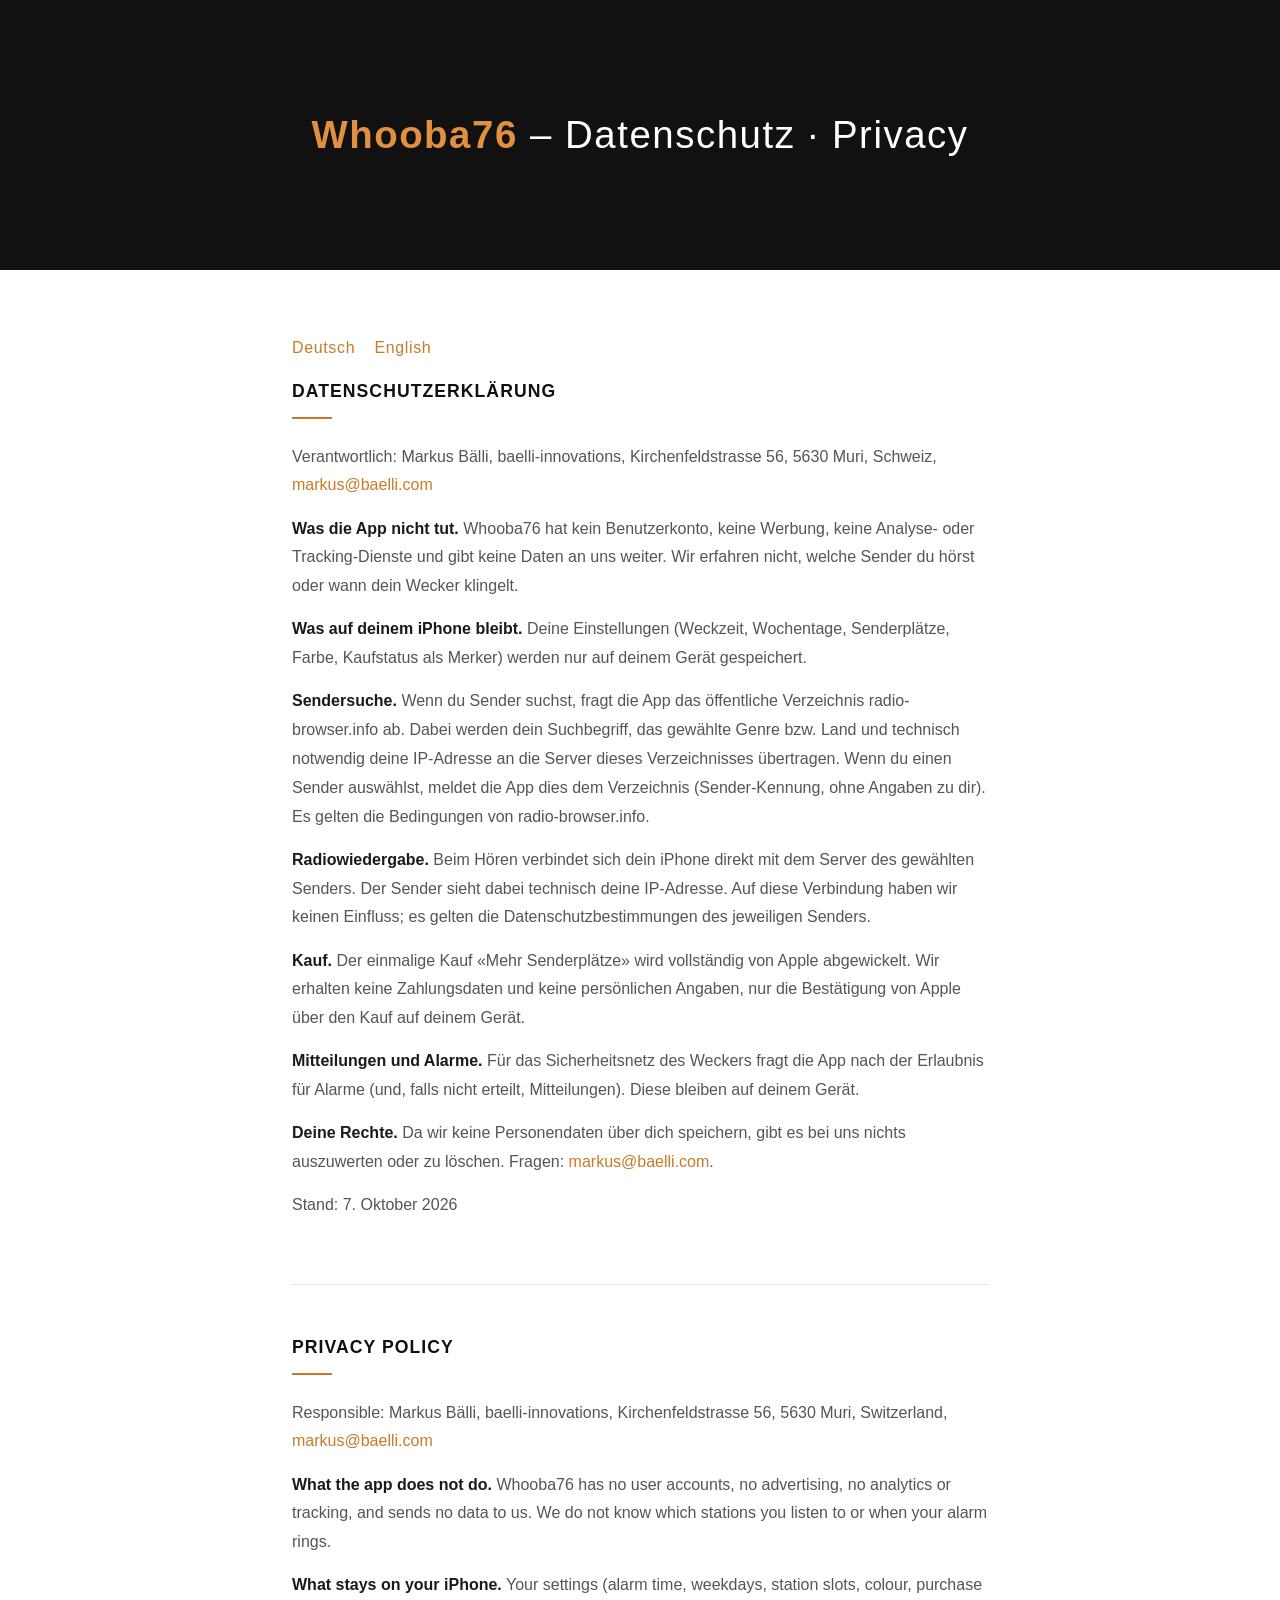
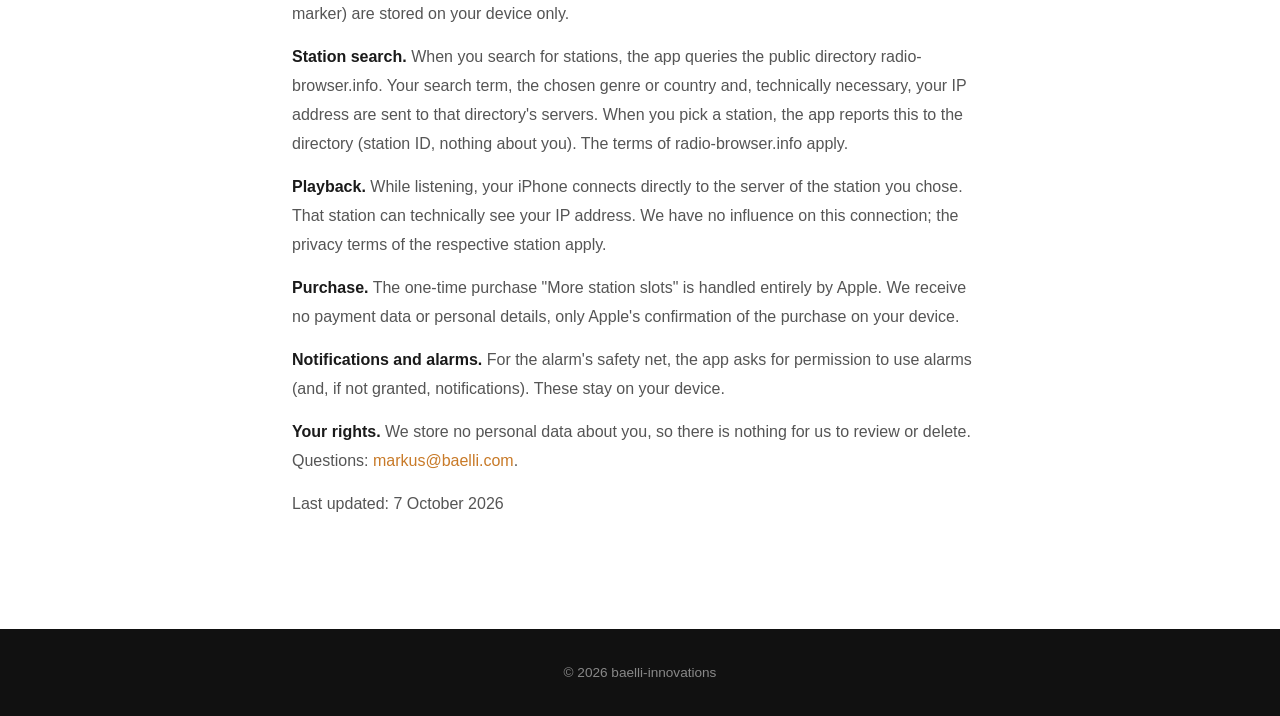
<file: whooba76-datenschutz.html>
<!DOCTYPE html>
<html lang="de">
<head>
  <meta charset="UTF-8">
  <meta name="viewport" content="width=device-width, initial-scale=1.0">
  <title>Whooba76 – Datenschutz / Privacy Policy | baelli-innovations</title>
  <meta name="description" content="Whooba76 – Retro Clock Radio: Datenschutzerklärung (Deutsch) und Privacy Policy (English).">
  <meta name="robots" content="noindex, follow">
  <link rel="stylesheet" href="style.css">
  <style>
    .legal-hero { height: 30vh; min-height: 200px; display: flex; align-items: center; justify-content: center; text-align: center; background: var(--black); padding: 0 1.5rem; }
    .legal-hero h1 { font-size: clamp(1.6rem, 3vw, 2.4rem); font-weight: 300; color: var(--white); letter-spacing: 0.04em; }
    .legal-hero h1 strong { color: var(--orange-light); font-weight: 700; }
    .legal-content { max-width: 760px; margin: 0 auto; padding: 4rem 2rem 6rem; }
    .legal-content h2 { font-size: 1.1rem; font-weight: 700; color: var(--black); margin: 2.5rem 0 0.5rem; text-transform: uppercase; letter-spacing: 0.06em; }
    .legal-content p { color: var(--gray); font-size: 1rem; line-height: 1.8; margin-bottom: 0.9rem; }
    .legal-content strong { color: var(--dark); }
    .legal-content p, .legal-content li { overflow-wrap: anywhere; }
    .legal-content a { color: var(--orange); text-decoration: none; }
    .legal-content a:hover { color: var(--orange-light); }
    .legal-divider { width: 40px; height: 2px; background: var(--orange); margin: 0.6rem 0 1.5rem; }
    .lang-switch { margin-bottom: 2.5rem; font-size: 0.95rem; letter-spacing: 0.04em; }
    .lang-switch a + a { margin-left: 1.2rem; }
    .lang-block { scroll-margin-top: 90px; }
    .lang-block + .lang-block { margin-top: 4rem; padding-top: 3rem; border-top: 1px solid #e3e3e3; }
    .lang-block h2:first-child { margin-top: 0; }
    .legal-content ul { list-style: none; padding: 0; }
    .legal-content li { color: var(--gray); line-height: 1.8; margin-bottom: 1.1rem; }
    .meta-note { margin-top: 4rem; font-size: 0.9rem; }
  </style>
</head>
<body>


  <div class="legal-hero">
    <h1><strong>Whooba76</strong> – Datenschutz · Privacy</h1>
  </div>

  <div class="legal-content">
      <p class="lang-switch"><a href="#de">Deutsch</a><a href="#en">English</a></p>
      <div class="lang-block" id="de" lang="de">
      <h2>Datenschutzerklärung</h2>
      <div class="legal-divider"></div>
      <p>Verantwortlich: Markus Bälli, baelli-innovations, Kirchenfeldstrasse 56, 5630 Muri, Schweiz, <a href="mailto:markus@baelli.com">markus@baelli.com</a></p>
      <p><strong>Was die App nicht tut.</strong> Whooba76 hat kein Benutzerkonto, keine Werbung, keine Analyse- oder Tracking-Dienste und gibt keine Daten an uns weiter. Wir erfahren nicht, welche Sender du hörst oder wann dein Wecker klingelt.</p>
      <p><strong>Was auf deinem iPhone bleibt.</strong> Deine Einstellungen (Weckzeit, Wochentage, Senderplätze, Farbe, Kaufstatus als Merker) werden nur auf deinem Gerät gespeichert.</p>
      <p><strong>Sendersuche.</strong> Wenn du Sender suchst, fragt die App das öffentliche Verzeichnis radio-browser.info ab. Dabei werden dein Suchbegriff, das gewählte Genre bzw. Land und technisch notwendig deine IP-Adresse an die Server dieses Verzeichnisses übertragen. Wenn du einen Sender auswählst, meldet die App dies dem Verzeichnis (Sender-Kennung, ohne Angaben zu dir). Es gelten die Bedingungen von radio-browser.info.</p>
      <p><strong>Radiowiedergabe.</strong> Beim Hören verbindet sich dein iPhone direkt mit dem Server des gewählten Senders. Der Sender sieht dabei technisch deine IP-Adresse. Auf diese Verbindung haben wir keinen Einfluss; es gelten die Datenschutzbestimmungen des jeweiligen Senders.</p>
      <p><strong>Kauf.</strong> Der einmalige Kauf «Mehr Senderplätze» wird vollständig von Apple abgewickelt. Wir erhalten keine Zahlungsdaten und keine persönlichen Angaben, nur die Bestätigung von Apple über den Kauf auf deinem Gerät.</p>
      <p><strong>Mitteilungen und Alarme.</strong> Für das Sicherheitsnetz des Weckers fragt die App nach der Erlaubnis für Alarme (und, falls nicht erteilt, Mitteilungen). Diese bleiben auf deinem Gerät.</p>
      <p><strong>Deine Rechte.</strong> Da wir keine Personendaten über dich speichern, gibt es bei uns nichts auszuwerten oder zu löschen. Fragen: <a href="mailto:markus@baelli.com">markus@baelli.com</a>.</p>
      <p>Stand: 7. Oktober 2026</p>
      </div>
      <div class="lang-block" id="en" lang="en">
      <h2>Privacy Policy</h2>
      <div class="legal-divider"></div>
      <p>Responsible: Markus Bälli, baelli-innovations, Kirchenfeldstrasse 56, 5630 Muri, Switzerland, <a href="mailto:markus@baelli.com">markus@baelli.com</a></p>
      <p><strong>What the app does not do.</strong> Whooba76 has no user accounts, no advertising, no analytics or tracking, and sends no data to us. We do not know which stations you listen to or when your alarm rings.</p>
      <p><strong>What stays on your iPhone.</strong> Your settings (alarm time, weekdays, station slots, colour, purchase marker) are stored on your device only.</p>
      <p><strong>Station search.</strong> When you search for stations, the app queries the public directory radio-browser.info. Your search term, the chosen genre or country and, technically necessary, your IP address are sent to that directory's servers. When you pick a station, the app reports this to the directory (station ID, nothing about you). The terms of radio-browser.info apply.</p>
      <p><strong>Playback.</strong> While listening, your iPhone connects directly to the server of the station you chose. That station can technically see your IP address. We have no influence on this connection; the privacy terms of the respective station apply.</p>
      <p><strong>Purchase.</strong> The one-time purchase "More station slots" is handled entirely by Apple. We receive no payment data or personal details, only Apple's confirmation of the purchase on your device.</p>
      <p><strong>Notifications and alarms.</strong> For the alarm's safety net, the app asks for permission to use alarms (and, if not granted, notifications). These stay on your device.</p>
      <p><strong>Your rights.</strong> We store no personal data about you, so there is nothing for us to review or delete. Questions: <a href="mailto:markus@baelli.com">markus@baelli.com</a>.</p>
      <p>Last updated: 7 October 2026</p>
      </div>
  </div>

  <footer>
    <p>© 2026 baelli-innovations</p>
  </footer>

</body>
</html>
</file>
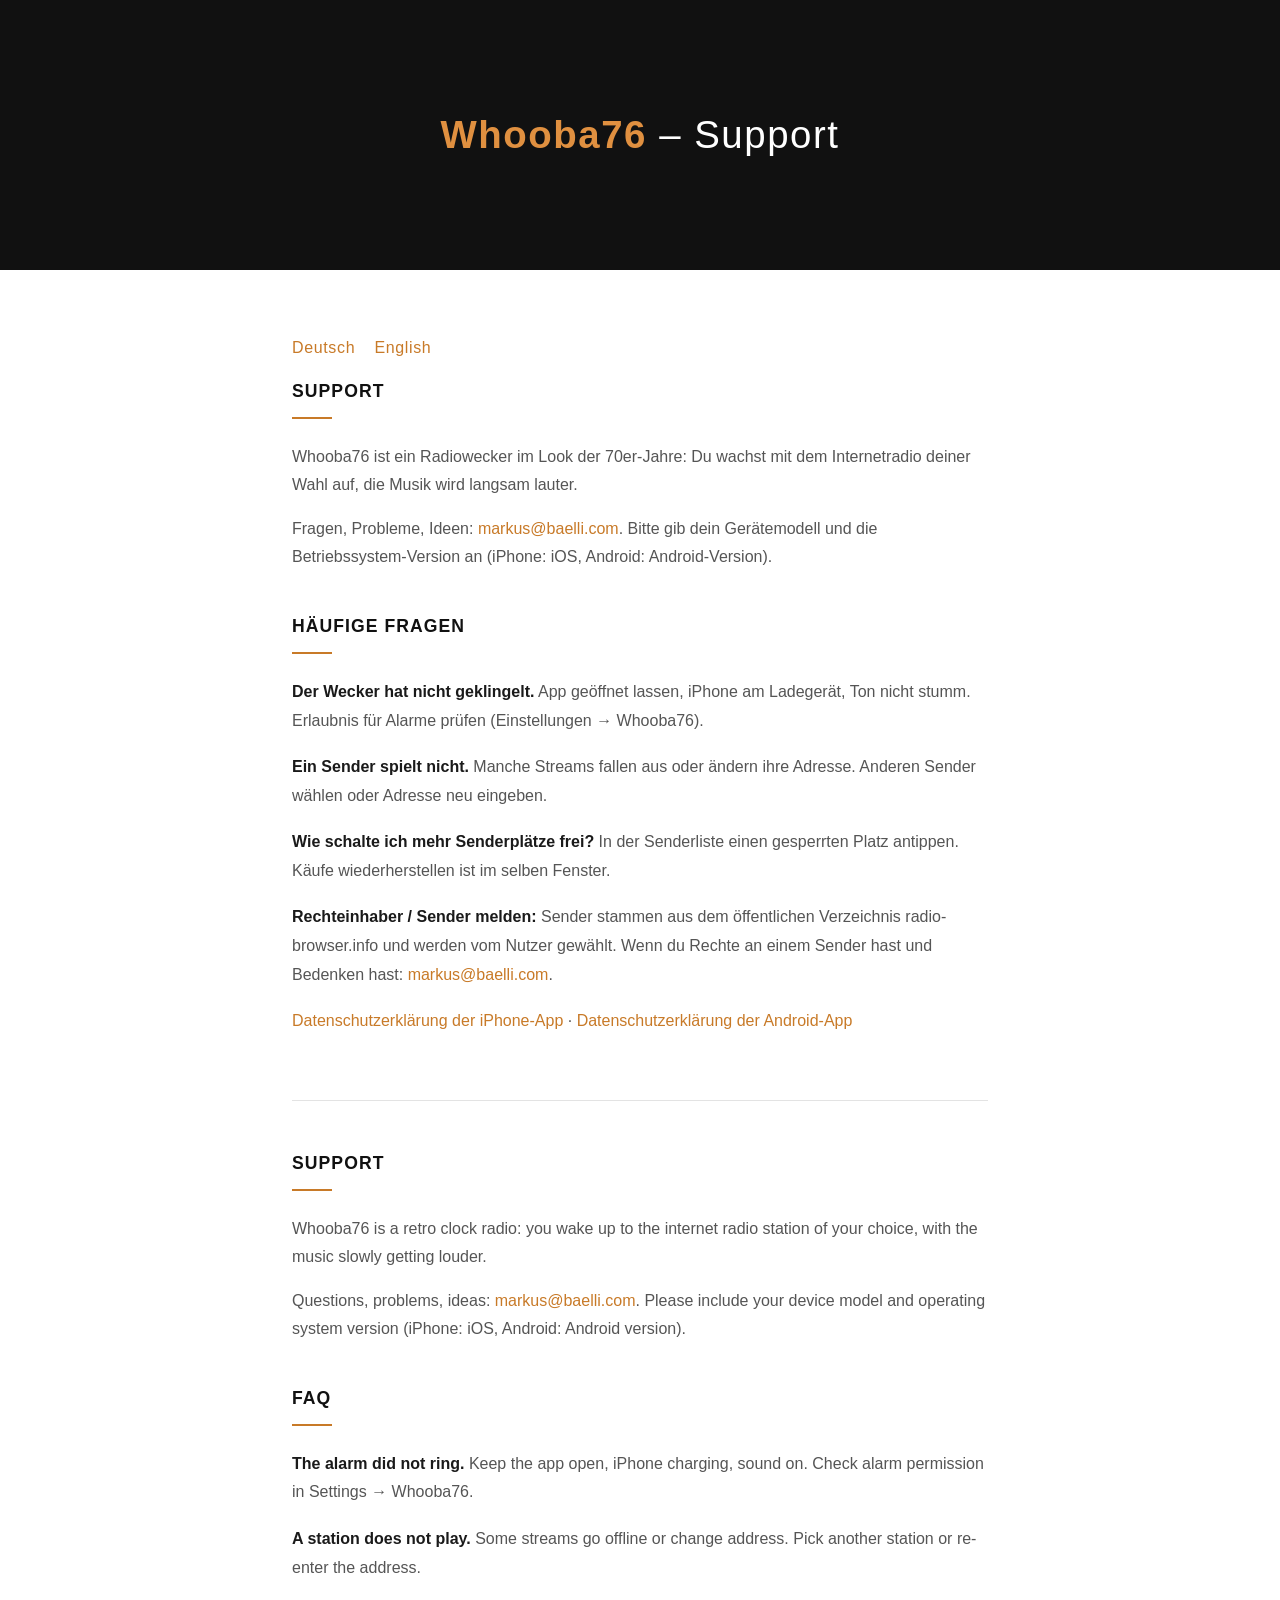
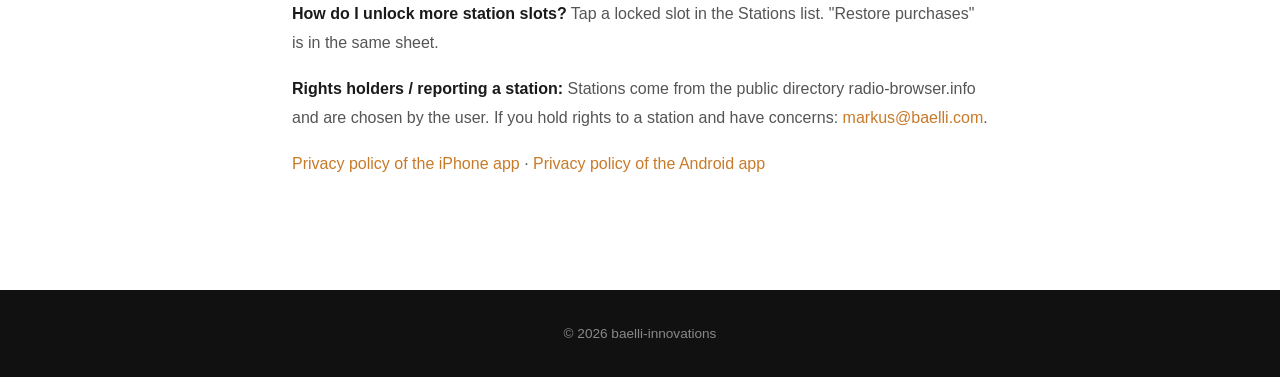
<file: whooba76-support.html>
<!DOCTYPE html>
<html lang="de">
<head>
  <meta charset="UTF-8">
  <meta name="viewport" content="width=device-width, initial-scale=1.0">
  <title>Whooba76 – Support | baelli-innovations</title>
  <meta name="description" content="Whooba76 – Retro Clock Radio: Support, häufige Fragen und Kontakt / support, FAQ and contact.">
  <meta name="robots" content="noindex, follow">
  <link rel="stylesheet" href="style.css">
  <style>
    .legal-hero { height: 30vh; min-height: 200px; display: flex; align-items: center; justify-content: center; text-align: center; background: var(--black); padding: 0 1.5rem; }
    .legal-hero h1 { font-size: clamp(1.6rem, 3vw, 2.4rem); font-weight: 300; color: var(--white); letter-spacing: 0.04em; }
    .legal-hero h1 strong { color: var(--orange-light); font-weight: 700; }
    .legal-content { max-width: 760px; margin: 0 auto; padding: 4rem 2rem 6rem; }
    .legal-content h2 { font-size: 1.1rem; font-weight: 700; color: var(--black); margin: 2.5rem 0 0.5rem; text-transform: uppercase; letter-spacing: 0.06em; }
    .legal-content p { color: var(--gray); font-size: 1rem; line-height: 1.8; margin-bottom: 0.9rem; }
    .legal-content strong { color: var(--dark); }
    .legal-content p, .legal-content li { overflow-wrap: anywhere; }
    .legal-content a { color: var(--orange); text-decoration: none; }
    .legal-content a:hover { color: var(--orange-light); }
    .legal-divider { width: 40px; height: 2px; background: var(--orange); margin: 0.6rem 0 1.5rem; }
    .lang-switch { margin-bottom: 2.5rem; font-size: 0.95rem; letter-spacing: 0.04em; }
    .lang-switch a + a { margin-left: 1.2rem; }
    .lang-block { scroll-margin-top: 90px; }
    .lang-block + .lang-block { margin-top: 4rem; padding-top: 3rem; border-top: 1px solid #e3e3e3; }
    .lang-block h2:first-child { margin-top: 0; }
    .legal-content ul { list-style: none; padding: 0; }
    .legal-content li { color: var(--gray); line-height: 1.8; margin-bottom: 1.1rem; }
    .meta-note { margin-top: 4rem; font-size: 0.9rem; }
  </style>
</head>
<body>


  <div class="legal-hero">
    <h1><strong>Whooba76</strong> – Support</h1>
  </div>

  <div class="legal-content">
      <p class="lang-switch"><a href="#de">Deutsch</a><a href="#en">English</a></p>
      <div class="lang-block" id="de" lang="de">
      <h2>Support</h2>
      <div class="legal-divider"></div>
      <p>Whooba76 ist ein Radiowecker im Look der 70er-Jahre: Du wachst mit dem Internetradio deiner Wahl auf, die Musik wird langsam lauter.</p>
<p>Fragen, Probleme, Ideen: <a href="mailto:markus@baelli.com">markus@baelli.com</a>. Bitte gib dein Gerätemodell und die Betriebssystem-Version an (iPhone: iOS, Android: Android-Version).</p>
      <h2>Häufige Fragen</h2>
      <div class="legal-divider"></div>
      <ul>
      <li><strong>Der Wecker hat nicht geklingelt.</strong> App geöffnet lassen, iPhone am Ladegerät, Ton nicht stumm. Erlaubnis für Alarme prüfen (Einstellungen → Whooba76).</li>
      <li><strong>Ein Sender spielt nicht.</strong> Manche Streams fallen aus oder ändern ihre Adresse. Anderen Sender wählen oder Adresse neu eingeben.</li>
      <li><strong>Wie schalte ich mehr Senderplätze frei?</strong> In der Senderliste einen gesperrten Platz antippen. Käufe wiederherstellen ist im selben Fenster.</li>
      <li><strong>Rechteinhaber / Sender melden:</strong> Sender stammen aus dem öffentlichen Verzeichnis radio-browser.info und werden vom Nutzer gewählt. Wenn du Rechte an einem Sender hast und Bedenken hast: <a href="mailto:markus@baelli.com">markus@baelli.com</a>.</li>
      </ul>
      <p><a href="whooba76-datenschutz.html#de">Datenschutzerklärung der iPhone-App</a> · <a href="whooba76-datenschutz-android.html#de">Datenschutzerklärung der Android-App</a></p>
      </div>
      <div class="lang-block" id="en" lang="en">
      <h2>Support</h2>
      <div class="legal-divider"></div>
      <p>Whooba76 is a retro clock radio: you wake up to the internet radio station of your choice, with the music slowly getting louder.</p>
<p>Questions, problems, ideas: <a href="mailto:markus@baelli.com">markus@baelli.com</a>. Please include your device model and operating system version (iPhone: iOS, Android: Android version).</p>
      <h2>FAQ</h2>
      <div class="legal-divider"></div>
      <ul>
      <li><strong>The alarm did not ring.</strong> Keep the app open, iPhone charging, sound on. Check alarm permission in Settings → Whooba76.</li>
      <li><strong>A station does not play.</strong> Some streams go offline or change address. Pick another station or re-enter the address.</li>
      <li><strong>How do I unlock more station slots?</strong> Tap a locked slot in the Stations list. "Restore purchases" is in the same sheet.</li>
      <li><strong>Rights holders / reporting a station:</strong> Stations come from the public directory radio-browser.info and are chosen by the user. If you hold rights to a station and have concerns: <a href="mailto:markus@baelli.com">markus@baelli.com</a>.</li>
      </ul>
      <p><a href="whooba76-datenschutz.html#en">Privacy policy of the iPhone app</a> · <a href="whooba76-datenschutz-android.html#en">Privacy policy of the Android app</a></p>
      </div>
  </div>

  <footer>
    <p>© 2026 baelli-innovations</p>
  </footer>

</body>
</html>
</file>
<file: style.css>
/* ===== baelli.com Innovations – Stylesheet ===== */
:root {
  --orange: #C87A28;
  --orange-light: #E09040;
  --black: #111111;
  --dark: #1a1a1a;
  --gray: #555555;
  --light-gray: #f5f5f5;
  --white: #ffffff;
}

* { margin: 0; padding: 0; box-sizing: border-box; }

html { scroll-behavior: smooth; }

body {
  font-family: 'Helvetica Neue', Arial, sans-serif;
  color: var(--dark);
  background: var(--white);
  line-height: 1.7;
}

/* ===== NAVIGATION ===== */
nav {
  position: fixed;
  top: 0; left: 0; right: 0;
  z-index: 1000;
  display: flex;
  align-items: center;
  justify-content: space-between;
  padding: 0 2rem;
  height: 70px;
  background: rgba(0,0,0,0.75);
  backdrop-filter: blur(8px);
  transition: background 0.3s;
}
nav.scrolled { background: rgba(0,0,0,0.95); }

.nav-logo img {
  height: 44px;
  width: auto;
}

.nav-links {
  list-style: none;
  display: flex;
  gap: 2rem;
}
.nav-links a {
  color: var(--white);
  text-decoration: none;
  font-size: 0.9rem;
  letter-spacing: 0.05em;
  text-transform: uppercase;
  opacity: 0.85;
  transition: opacity 0.2s, color 0.2s;
}
.nav-links a:hover,
.nav-links a.active { opacity: 1; color: var(--orange-light); }

.nav-toggle {
  display: none;
  flex-direction: column;
  gap: 5px;
  cursor: pointer;
  padding: 4px;
}
.nav-toggle span {
  display: block;
  width: 24px;
  height: 2px;
  background: var(--white);
  transition: 0.3s;
}

/* ===== HERO ===== */
.hero {
  position: relative;
  height: 100vh;
  min-height: 500px;
  display: flex;
  align-items: center;
  justify-content: center;
  overflow: hidden;
  text-align: center;
}

.hero-bg {
  position: absolute;
  inset: 0;
  width: 100%;
  height: 100%;
  object-fit: cover;
  border: 0;
  background: url('images/background-poster.jpg') center / cover no-repeat;
}
@media (prefers-reduced-motion: reduce) {
  video.hero-bg { display: none; }
  .hero { background: url('images/background-poster.jpg') center / cover no-repeat; }
}

.hero-overlay {
  position: absolute;
  inset: 0;
  background: linear-gradient(to bottom, rgba(0,0,0,0.55) 0%, rgba(0,0,0,0.35) 60%, rgba(0,0,0,0.7) 100%);
}

.hero-content {
  position: relative;
  z-index: 2;
  color: var(--white);
  padding: 2rem;
  max-width: 800px;
}

.hero-content h1 {
  font-size: clamp(2rem, 5vw, 3.5rem);
  font-weight: 300;
  letter-spacing: 0.02em;
  line-height: 1.2;
  margin-bottom: 1.2rem;
}
.hero-content h1 strong { font-weight: 700; color: var(--orange-light); }

.hero-content p {
  font-size: clamp(1rem, 2vw, 1.2rem);
  opacity: 0.9;
  margin-bottom: 0.8rem;
  max-width: 600px;
  margin-left: auto;
  margin-right: auto;
}

.hero-scroll {
  margin-top: 2rem;
  display: inline-block;
  animation: bounce 2s infinite;
  color: rgba(255,255,255,0.7);
  font-size: 1.8rem;
}
@keyframes bounce {
  0%, 100% { transform: translateY(0); }
  50% { transform: translateY(8px); }
}

/* ===== SECTIONS ===== */
section { padding: 5rem 2rem; }

.section-inner {
  max-width: 1100px;
  margin: 0 auto;
}

.section-title {
  font-size: clamp(1.6rem, 3vw, 2.2rem);
  font-weight: 700;
  margin-bottom: 0.5rem;
  color: var(--black);
}
.section-title span { color: var(--orange); }

.section-line {
  width: 50px;
  height: 3px;
  background: var(--orange);
  margin: 0.8rem 0 2rem;
}

/* ===== SERVICES GRID ===== */
.services { background: var(--white); }

.services-grid {
  display: grid;
  grid-template-columns: repeat(auto-fit, minmax(280px, 1fr));
  gap: 2.5rem;
  margin-top: 1rem;
}

.service-card {
  background: var(--light-gray);
  border-top: 4px solid var(--orange);
  padding: 2rem;
  transition: transform 0.2s, box-shadow 0.2s;
}
.service-card:hover {
  transform: translateY(-4px);
  box-shadow: 0 8px 24px rgba(0,0,0,0.1);
}

.service-card h3 {
  font-size: 1.3rem;
  font-weight: 700;
  margin-bottom: 1rem;
  color: var(--black);
}
.service-card p {
  color: var(--gray);
  font-size: 0.95rem;
  margin-bottom: 0.7rem;
}

.btn {
  display: inline-block;
  margin-top: 1.2rem;
  padding: 0.6rem 1.4rem;
  background: var(--orange);
  color: var(--white);
  text-decoration: none;
  font-size: 0.85rem;
  font-weight: 600;
  letter-spacing: 0.05em;
  text-transform: uppercase;
  transition: background 0.2s, transform 0.1s;
}
.btn:hover { background: var(--orange-light); transform: translateY(-1px); }

.btn-outline {
  background: transparent;
  border: 2px solid var(--orange);
  color: var(--orange);
}
.btn-outline:hover { background: var(--orange); color: var(--white); }

/* ===== ABOUT TEASER ===== */
.about-teaser {
  background: var(--dark);
  color: var(--white);
}
.about-teaser .section-title { color: var(--white); }
.about-teaser p { color: rgba(255,255,255,0.8); max-width: 700px; margin-bottom: 1rem; }

/* ===== CONTACT STRIP ===== */
.contact-strip {
  background: var(--orange);
  color: var(--white);
  text-align: center;
  padding: 4rem 2rem;
}
.contact-strip h2 {
  font-size: clamp(1.5rem, 3vw, 2rem);
  font-weight: 300;
  margin-bottom: 0.3rem;
}
.contact-strip h2 strong { font-weight: 700; }
.contact-strip p { font-size: 1rem; opacity: 0.9; margin-bottom: 1.8rem; }
.contact-links { display: flex; justify-content: center; gap: 1.5rem; flex-wrap: wrap; }
.contact-links a {
  color: var(--white);
  text-decoration: none;
  font-size: 1rem;
  font-weight: 600;
  padding: 0.6rem 1.5rem;
  border: 2px solid rgba(255,255,255,0.7);
  transition: background 0.2s;
}
.contact-links a:hover { background: rgba(255,255,255,0.2); }

/* ===== FOOTER ===== */
footer {
  background: var(--black);
  color: rgba(255,255,255,0.5);
  text-align: center;
  padding: 2rem;
  font-size: 0.85rem;
}
footer a { color: rgba(255,255,255,0.5); text-decoration: none; }
footer a:hover { color: var(--orange); }
footer .footer-logo { margin-bottom: 1rem; }
footer .footer-links { display: flex; justify-content: center; gap: 1.5rem; margin-bottom: 0.5rem; }

/* ===== PORTFOLIO PAGE ===== */
.portfolio-hero {
  height: 40vh;
  min-height: 280px;
}

.portfolio-intro {
  background: var(--white);
  padding: 4rem 2rem 2rem;
}
.portfolio-intro p {
  max-width: 700px;
  color: var(--gray);
  font-size: 1.05rem;
  margin-bottom: 0.8rem;
}

.portfolio-grid {
  padding: 1rem 2rem 5rem;
  max-width: 1300px;
  margin: 0 auto;
  display: grid;
  grid-template-columns: repeat(auto-fill, minmax(260px, 1fr));
  gap: 1rem;
}

.portfolio-item {
  position: relative;
  overflow: hidden;
  aspect-ratio: 16/9;
  background: #222;
  cursor: pointer;
}
.portfolio-item img {
  width: 100%;
  height: 100%;
  object-fit: cover;
  transition: transform 0.4s ease;
  display: block;
}
.portfolio-item:hover img {
  transform: scale(1.05);
}

.portfolio-item::after {
  content: '';
  position: absolute;
  inset: 0;
  background: rgba(200, 122, 40, 0.32);
  mix-blend-mode: multiply;
  transition: opacity 0.4s ease;
  pointer-events: none;
}
.portfolio-item:hover::after {
  opacity: 0;
}

.portfolio-caption {
  position: absolute;
  bottom: 0; left: 0; right: 0;
  background: linear-gradient(transparent, rgba(0,0,0,0.85));
  color: var(--white);
  padding: 1.5rem 0.8rem 0.8rem;
  font-size: 0.8rem;
  transform: translateY(100%);
  transition: transform 0.3s ease;
}
.portfolio-item:hover .portfolio-caption { transform: translateY(0); }

/* ===== ABOUT PAGE ===== */
.about-content {
  max-width: 750px;
  margin: 0 auto;
  padding: 5rem 2rem;
}
.about-content h2 {
  font-size: 2rem;
  margin-bottom: 0.5rem;
}
.about-content p {
  color: var(--gray);
  font-size: 1.05rem;
  margin-bottom: 1.2rem;
}

/* ===== RESPONSIVE ===== */
/* Zwischenbreite: Menue enger setzen, bevor es auf das Logo laeuft */
@media (max-width: 1040px) and (min-width: 901px) {
  .nav-links { gap: 1.3rem; }
  .nav-links a { font-size: 0.82rem; }
}

/* Ab hier klappt das Menue hinter das Burger-Symbol */
@media (max-width: 900px) {
  .nav-links {
    display: none;
    flex-direction: column;
    position: absolute;
    top: 70px; left: 0; right: 0;
    background: rgba(0,0,0,0.95);
    padding: 1rem 2rem 2rem;
    gap: 1.2rem;
  }
  .nav-links.open { display: flex; }
  .nav-toggle { display: flex; }
}

@media (max-width: 768px) {
  .portfolio-grid { grid-template-columns: repeat(auto-fill, minmax(160px, 1fr)); }
  .portfolio-item { aspect-ratio: 4/3; }
  .portfolio-caption { transform: translateY(0); font-size: 0.72rem; }
}
</file>
